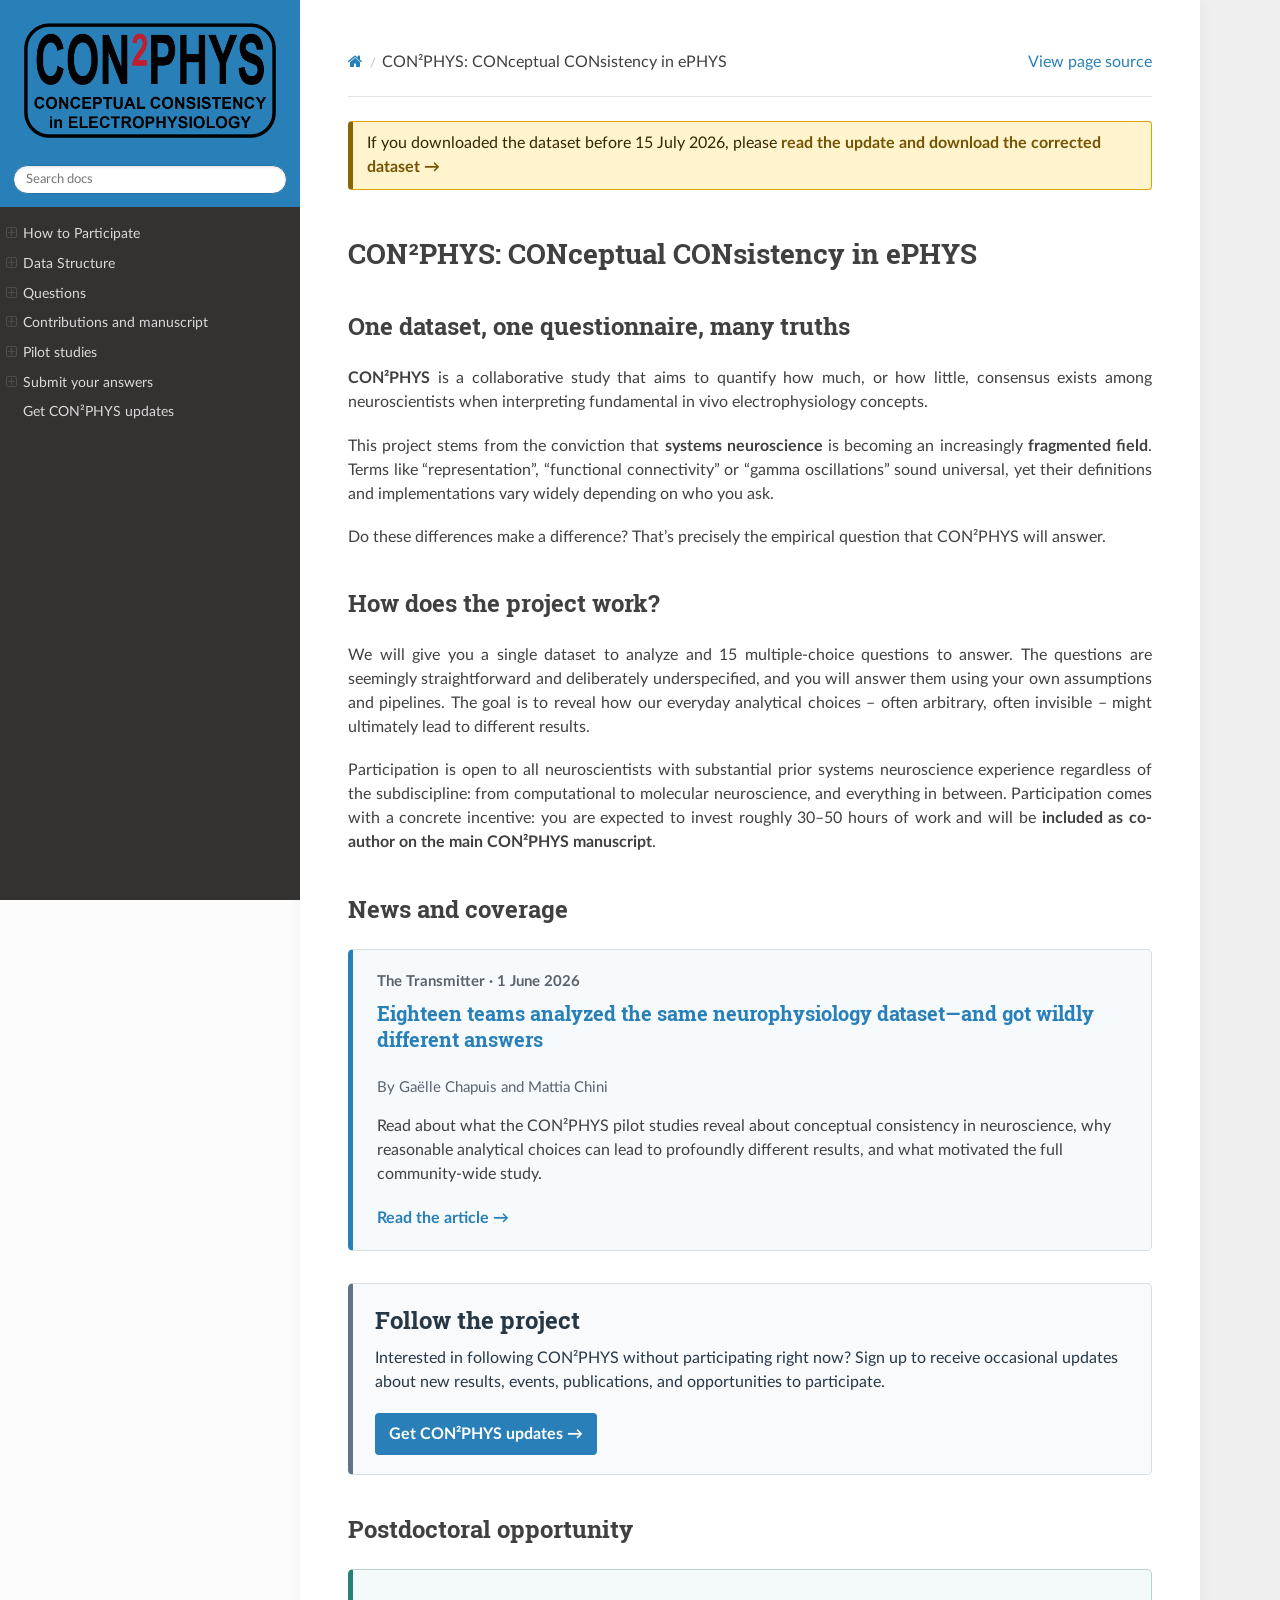
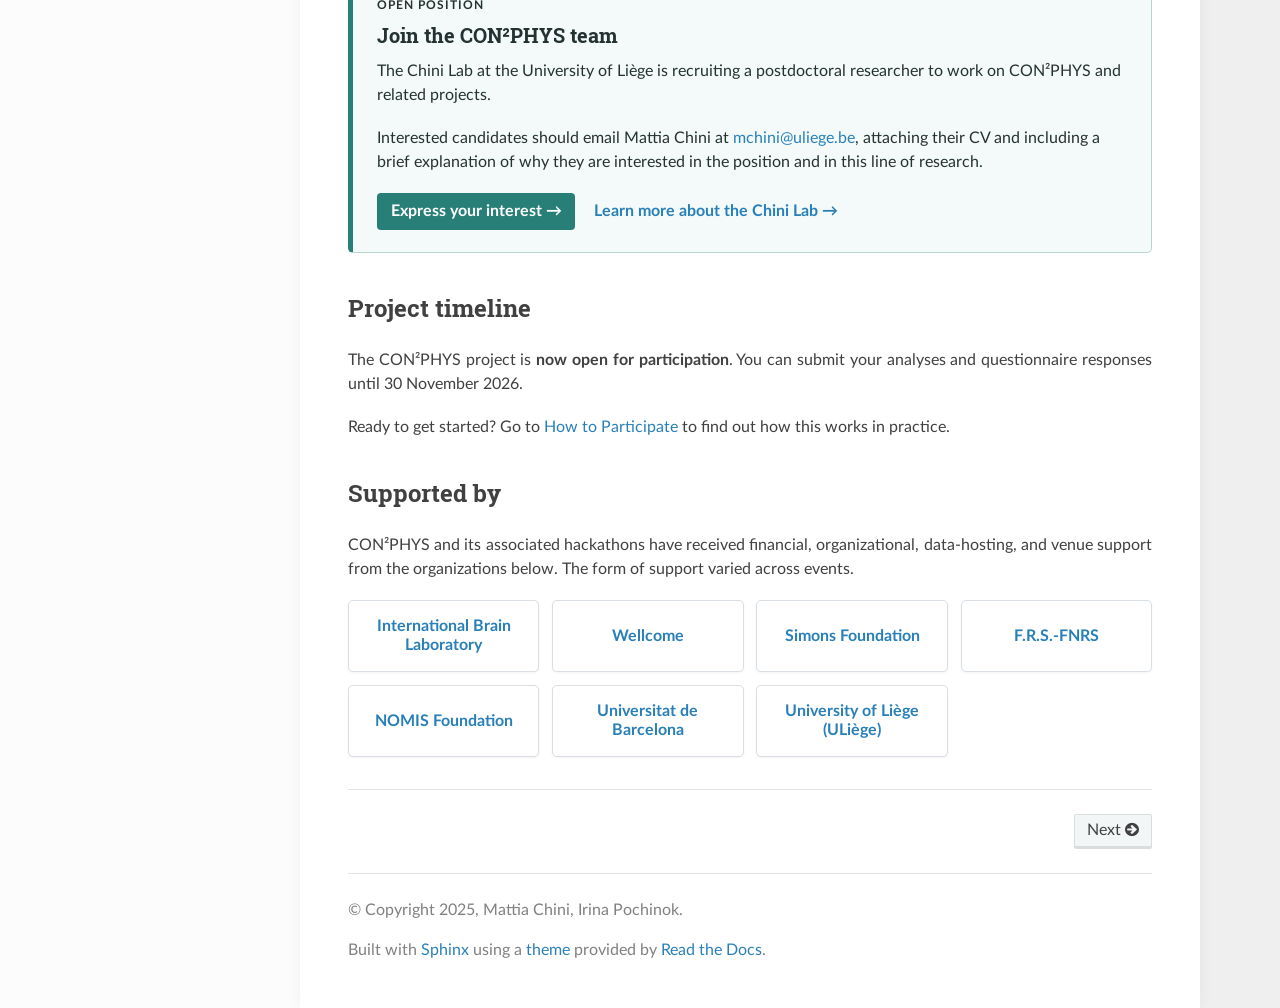
<file: index.html>
<!DOCTYPE html>
<html class="writer-html5" lang="en" data-content_root="./">
<head>
  <meta charset="utf-8" /><meta name="viewport" content="width=device-width, initial-scale=1" />

  <meta name="viewport" content="width=device-width, initial-scale=1.0" />
  <title>CON²PHYS: CONceptual CONsistency in ePHYS &mdash; CON2PHYS  documentation</title>
      <link rel="stylesheet" type="text/css" href="_static/pygments.css?v=b86133f3" />
      <link rel="stylesheet" type="text/css" href="_static/css/theme.css?v=9edc463e" />
      <link rel="stylesheet" type="text/css" href="_static/custom.css?v=a7a15117" />

  
    <link rel="canonical" href="https://mchini.github.io/con2phys/index.html" />
      <script src="_static/jquery.js?v=5d32c60e"></script>
      <script src="_static/_sphinx_javascript_frameworks_compat.js?v=2cd50e6c"></script>
      <script src="_static/documentation_options.js?v=5929fcd5"></script>
      <script src="_static/doctools.js?v=fd6eb6e6"></script>
      <script src="_static/sphinx_highlight.js?v=6ffebe34"></script>
    <script src="_static/js/theme.js"></script>
    <link rel="index" title="Index" href="genindex.html" />
    <link rel="search" title="Search" href="search.html" />
    <link rel="next" title="How to Participate" href="how_to_participate.html" />
 
<script async src="https://scripts.simpleanalyticscdn.com/latest.js"></script>
<noscript><img src="https://queue.simpleanalyticscdn.com/noscript.gif" alt="" referrerpolicy="no-referrer-when-downgrade" /></noscript>

</head>

<body class="wy-body-for-nav"> 
  <div class="wy-grid-for-nav">
    <nav data-toggle="wy-nav-shift" class="wy-nav-side">
      <div class="wy-side-scroll">
        <div class="wy-side-nav-search" >

          
          
          <a href="#">
            
              <img src="_static/license-plate-logo.png" class="logo" alt="Logo"/>
          </a>
<div role="search">
  <form id="rtd-search-form" class="wy-form" action="search.html" method="get">
    <input type="text" name="q" placeholder="Search docs" aria-label="Search docs" />
    <input type="hidden" name="check_keywords" value="yes" />
    <input type="hidden" name="area" value="default" />
  </form>
</div>
        </div><div class="wy-menu wy-menu-vertical" data-spy="affix" role="navigation" aria-label="Navigation menu">
              <ul>
<li class="toctree-l1"><a class="reference internal" href="how_to_participate.html">How to Participate</a><ul>
<li class="toctree-l2"><a class="reference internal" href="how_to_participate.html#step-1-download-the-data-and-the-questionnaire">Step 1: Download the data and the questionnaire</a></li>
<li class="toctree-l2"><a class="reference internal" href="how_to_participate.html#step-2-run-the-analysis">Step 2: Run the analysis</a></li>
<li class="toctree-l2"><a class="reference internal" href="how_to_participate.html#step-3-fill-out-the-questionnaire">Step 3: Fill out the questionnaire</a></li>
<li class="toctree-l2"><a class="reference internal" href="how_to_participate.html#step-4-submit-your-results">Step 4: Submit your results</a></li>
<li class="toctree-l2"><a class="reference internal" href="how_to_participate.html#important-details">Important details</a></li>
</ul>
</li>
<li class="toctree-l1"><a class="reference internal" href="data_structure.html">Data Structure</a><ul>
<li class="toctree-l2"><a class="reference internal" href="data_structure.html#trial-data">Trial Data</a></li>
<li class="toctree-l2"><a class="reference internal" href="data_structure.html#brain-area">Brain Area</a></li>
<li class="toctree-l2"><a class="reference internal" href="data_structure.html#spikes">Spikes</a></li>
<li class="toctree-l2"><a class="reference internal" href="data_structure.html#clusters">Clusters</a></li>
<li class="toctree-l2"><a class="reference internal" href="data_structure.html#waveforms">Waveforms</a></li>
<li class="toctree-l2"><a class="reference internal" href="data_structure.html#lfp">LFP</a></li>
</ul>
</li>
<li class="toctree-l1"><a class="reference internal" href="questions.html">Questions</a><ul>
<li class="toctree-l2"><a class="reference internal" href="questions.html#multiple-choice-answers">Multiple-choice answers</a></li>
<li class="toctree-l2"><a class="reference internal" href="questions.html#belief-metrics">Belief metrics</a></li>
<li class="toctree-l2"><a class="reference internal" href="questions.html#quantitative-estimates">Quantitative estimates</a></li>
<li class="toctree-l2"><a class="reference internal" href="questions.html#methods-and-code">Methods and code</a></li>
<li class="toctree-l2"><a class="reference internal" href="questions.html#example-questions">Example questions</a></li>
<li class="toctree-l2"><a class="reference internal" href="questions.html#time-commitment-and-expectations">Time commitment and expectations</a></li>
</ul>
</li>
<li class="toctree-l1"><a class="reference internal" href="contribution_and_manuscript.html">Contributions and manuscript</a><ul>
<li class="toctree-l2"><a class="reference internal" href="contribution_and_manuscript.html#contributions-and-authorship">Contributions and authorship</a></li>
<li class="toctree-l2"><a class="reference internal" href="contribution_and_manuscript.html#data-and-code-management">Data and code management</a></li>
</ul>
</li>
<li class="toctree-l1"><a class="reference internal" href="pilot_studies.html">Pilot studies</a><ul>
<li class="toctree-l2"><a class="reference internal" href="pilot_studies.html#pilot-study-1-bernstein-conference-2025-phd-symposium">Pilot study 1 – Bernstein Conference 2025 (PhD Symposium)</a></li>
<li class="toctree-l2"><a class="reference internal" href="pilot_studies.html#pilot-study-2-pre-cosyne-brainhack">Pilot study 2 – Pre-COSYNE Brainhack</a></li>
<li class="toctree-l2"><a class="reference internal" href="pilot_studies.html#pilot-study-3-pre-fens-brainhack">Pilot study 3 – Pre-FENS Brainhack</a></li>
<li class="toctree-l2"><a class="reference internal" href="pilot_studies.html#participating-in-both-a-pilot-study-and-the-full-con2phys-project">Participating in both a pilot study and the full CON²PHYS project?</a></li>
</ul>
</li>
<li class="toctree-l1"><a class="reference internal" href="submissions.html">Submit your answers</a><ul>
<li class="toctree-l2"><a class="reference internal" href="submissions.html#submission-form">Submission form</a></li>
</ul>
</li>
<li class="toctree-l1"><a class="reference internal" href="get_updates.html">Get CON²PHYS updates</a></li>
</ul>

        </div>
      </div>
    </nav>

    <section data-toggle="wy-nav-shift" class="wy-nav-content-wrap"><nav class="wy-nav-top" aria-label="Mobile navigation menu" >
          <i data-toggle="wy-nav-top" class="fa fa-bars"></i>
          <a href="#">CON2PHYS</a>
      </nav>

      <div class="wy-nav-content">
        <div class="rst-content">
          <div role="navigation" aria-label="Page navigation">
  <ul class="wy-breadcrumbs">
      <li><a href="#" class="icon icon-home" aria-label="Home"></a></li>
      <li class="breadcrumb-item active">CON²PHYS: CONceptual CONsistency in ePHYS</li>
      <li class="wy-breadcrumbs-aside">
            <a href="_sources/index.md.txt" rel="nofollow"> View page source</a>
      </li>
  </ul>
  <hr/>
</div>
          <div role="main" class="document" itemscope="itemscope" itemtype="http://schema.org/Article">
<div class="dataset-update-banner" role="status" aria-label="Dataset update">
  <div class="dataset-update-banner__content">
    If you downloaded the dataset before 15 July 2026, please
    <a href="how_to_participate.html#dataset-update-mouse-12"><strong>read the update and download the corrected dataset →</strong></a>
  </div>
</div>

           <div itemprop="articleBody">
             
  <section id="con2phys-conceptual-consistency-in-ephys">
<h1>CON²PHYS: CONceptual CONsistency in ePHYS<a class="headerlink" href="#con2phys-conceptual-consistency-in-ephys" title="Link to this heading"></a></h1>
<section id="one-dataset-one-questionnaire-many-truths">
<h2>One dataset, one questionnaire, many truths<a class="headerlink" href="#one-dataset-one-questionnaire-many-truths" title="Link to this heading"></a></h2>
<p><strong>CON²PHYS</strong> is a collaborative study that aims to quantify how much, or how little, consensus exists among neuroscientists when interpreting fundamental
in vivo electrophysiology concepts.</p>
<p>This project stems from the conviction that <strong>systems neuroscience</strong> is becoming an increasingly <strong>fragmented field</strong>.
Terms like “representation”, “functional connectivity” or “gamma oscillations” sound universal,
yet their definitions and implementations vary widely depending on who you ask.</p>
<p>Do these differences make a difference? That’s precisely the empirical question that CON²PHYS will answer.</p>
</section>
<section id="how-does-the-project-work">
<h2>How does the project work?<a class="headerlink" href="#how-does-the-project-work" title="Link to this heading"></a></h2>
<p>We will give you a single dataset to analyze and 15 multiple-choice questions to answer.
The questions are seemingly straightforward and deliberately underspecified, and you will answer them using your own assumptions and pipelines.
The goal is to reveal how our everyday analytical choices – often arbitrary, often invisible – might ultimately lead to different results.</p>
<p>Participation is open to all neuroscientists with substantial prior systems neuroscience experience regardless of the subdiscipline:
from computational to molecular neuroscience, and everything in between. Participation comes with a concrete incentive:
you are expected to invest roughly 30–50 hours of work and will be <strong>included as co-author on the main CON²PHYS manuscript</strong>.</p>
</section>
<section id="news-and-coverage">
<h2>News and coverage<a class="headerlink" href="#news-and-coverage" title="Link to this heading"></a></h2>
<article class="news-card">
  <p class="news-card__meta">The Transmitter · 1 June 2026</p>
  <h3 class="news-card__title">
    <a href="https://www.thetransmitter.org/reproducibility/eighteen-teams-analyzed-the-same-neurophysiology-dataset-and-got-wildly-different-answers/" target="_blank" rel="noopener noreferrer">
      Eighteen teams analyzed the same neurophysiology dataset—and got wildly different answers
    </a>
  </h3>
  <p class="news-card__authors">By Gaëlle Chapuis and Mattia Chini</p>
  <p>Read about what the CON²PHYS pilot studies reveal about conceptual consistency in neuroscience, why reasonable analytical choices can lead to profoundly different results, and what motivated the full community-wide study.</p>
  <p class="news-card__cta">
    <a href="https://www.thetransmitter.org/reproducibility/eighteen-teams-analyzed-the-same-neurophysiology-dataset-and-got-wildly-different-answers/" target="_blank" rel="noopener noreferrer">Read the article →</a>
  </p>
</article>
<section class="updates-callout" aria-labelledby="updates-callout-title">
  <h2 id="updates-callout-title">Follow the project</h2>
  <p>Interested in following CON²PHYS without participating right now? Sign up to receive occasional updates about new results, events, publications, and opportunities to participate.</p>
  <p class="updates-callout__action"><a class="updates-callout__link" href="get_updates.html">Get CON²PHYS updates →</a></p>
</section>
</section>
<section id="postdoctoral-opportunity">
<h2>Postdoctoral opportunity<a class="headerlink" href="#postdoctoral-opportunity" title="Link to this heading"></a></h2>
<section class="opportunity-card" aria-labelledby="postdoctoral-opportunity-title">
  <p class="opportunity-card__eyebrow">Open position</p>
  <h3 id="postdoctoral-opportunity-title">Join the CON²PHYS team</h3>
  <p>The Chini Lab at the University of Liège is recruiting a postdoctoral researcher to work on CON²PHYS and related projects.</p>
  <p>Interested candidates should email Mattia Chini at <a href="mailto:mchini@uliege.be">mchini@uliege.be</a>, attaching their CV and including a brief explanation of why they are interested in the position and in this line of research.</p>
  <div class="opportunity-card__actions">
    <a class="opportunity-card__primary-link" href="mailto:mchini@uliege.be?subject=Postdoctoral%20opportunity%20%E2%80%94%20CON2PHYS">Express your interest →</a>
    <a class="opportunity-card__secondary-link" href="https://www.chinilab.com/" target="_blank" rel="noopener noreferrer">Learn more about the Chini Lab →</a>
  </div>
</section>
</section>
<section id="project-timeline">
<h2>Project timeline<a class="headerlink" href="#project-timeline" title="Link to this heading"></a></h2>
<p>The CON²PHYS project is <strong>now open for participation</strong>.
You can submit your analyses and questionnaire responses until 30 November 2026.</p>
<p>Ready to get started? Go to <a class="reference internal" href="how_to_participate.html"><span class="std std-doc">How to Participate</span></a> to find out how this works in practice.</p>
</section>
<section id="supported-by">
<h2>Supported by<a class="headerlink" href="#supported-by" title="Link to this heading"></a></h2>
<p>CON²PHYS and its associated hackathons have received financial, organizational, data-hosting, and venue support from the organizations below. The form of support varied across events.</p>
<div class="supporter-grid" aria-label="Organizations supporting CON²PHYS and its associated hackathons">
  <a class="supporter-card" href="https://www.internationalbrainlab.com/" target="_blank" rel="noopener noreferrer">International Brain Laboratory</a>
  <a class="supporter-card" href="https://wellcome.org/" target="_blank" rel="noopener noreferrer">Wellcome</a>
  <a class="supporter-card" href="https://www.simonsfoundation.org/" target="_blank" rel="noopener noreferrer">Simons Foundation</a>
  <a class="supporter-card" href="https://www.frs-fnrs.be/en" target="_blank" rel="noopener noreferrer">F.R.S.-FNRS</a>
  <a class="supporter-card" href="https://nomisfoundation.ch/" target="_blank" rel="noopener noreferrer">NOMIS Foundation</a>
  <a class="supporter-card" href="https://web.ub.edu/en/web/ub/" target="_blank" rel="noopener noreferrer">Universitat de Barcelona</a>
  <a class="supporter-card" href="https://www.uliege.be/cms/c_8699297/en/university-of-liege" target="_blank" rel="noopener noreferrer">University of Liège (ULiège)</a>
</div>
<hr class="docutils" />
<div class="toctree-wrapper compound">
</div>
</section>
</section>


           </div>
          </div>

          <footer><div class="rst-footer-buttons" role="navigation" aria-label="Footer">
        <a href="how_to_participate.html" class="btn btn-neutral float-right" title="How to Participate" accesskey="n" rel="next">Next <span class="fa fa-arrow-circle-right" aria-hidden="true"></span></a>
    </div>

  <hr/>

  <div role="contentinfo">
    <p>&#169; Copyright 2025, Mattia Chini, Irina Pochinok.</p>
  </div>

  Built with <a href="https://www.sphinx-doc.org/">Sphinx</a> using a
    <a href="https://github.com/readthedocs/sphinx_rtd_theme">theme</a>
    provided by <a href="https://readthedocs.org">Read the Docs</a>.
   

</footer>
        </div>
      </div>
    </section>
  </div>
  <script>
      jQuery(function () {
          SphinxRtdTheme.Navigation.enable(true);
      });
  </script> 

</body>
</html>
</file>
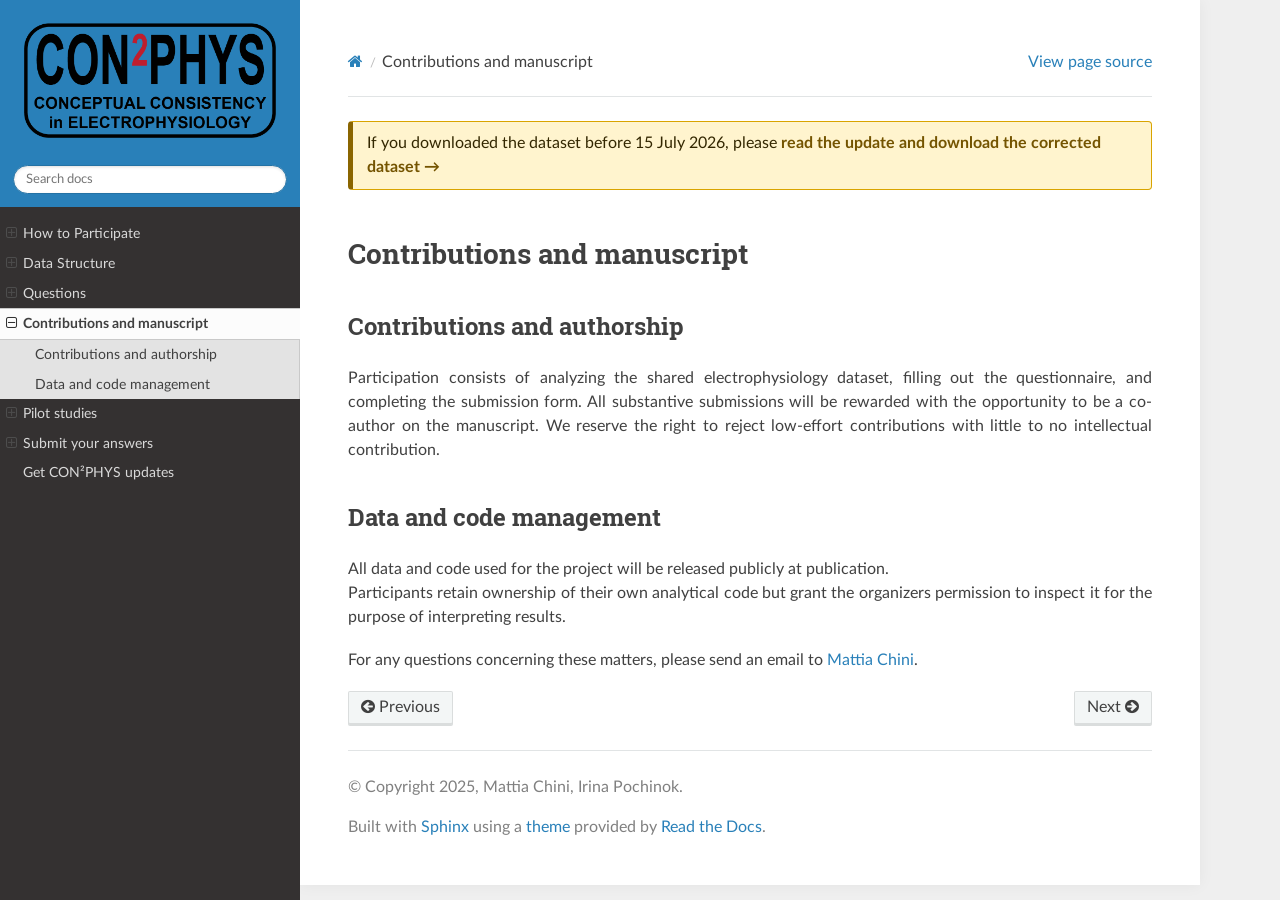
<file: contribution_and_manuscript.html>
<!DOCTYPE html>
<html class="writer-html5" lang="en" data-content_root="./">
<head>
  <meta charset="utf-8" /><meta name="viewport" content="width=device-width, initial-scale=1" />

  <meta name="viewport" content="width=device-width, initial-scale=1.0" />
  <title>Contributions and manuscript &mdash; CON2PHYS  documentation</title>
      <link rel="stylesheet" type="text/css" href="_static/pygments.css?v=b86133f3" />
      <link rel="stylesheet" type="text/css" href="_static/css/theme.css?v=9edc463e" />
      <link rel="stylesheet" type="text/css" href="_static/custom.css?v=a7a15117" />

  
    <link rel="canonical" href="https://mchini.github.io/con2phys/contribution_and_manuscript.html" />
      <script src="_static/jquery.js?v=5d32c60e"></script>
      <script src="_static/_sphinx_javascript_frameworks_compat.js?v=2cd50e6c"></script>
      <script src="_static/documentation_options.js?v=5929fcd5"></script>
      <script src="_static/doctools.js?v=fd6eb6e6"></script>
      <script src="_static/sphinx_highlight.js?v=6ffebe34"></script>
    <script src="_static/js/theme.js"></script>
    <link rel="index" title="Index" href="genindex.html" />
    <link rel="search" title="Search" href="search.html" />
    <link rel="next" title="Pilot studies" href="pilot_studies.html" />
    <link rel="prev" title="Questions" href="questions.html" />
 
<script async src="https://scripts.simpleanalyticscdn.com/latest.js"></script>
<noscript><img src="https://queue.simpleanalyticscdn.com/noscript.gif" alt="" referrerpolicy="no-referrer-when-downgrade" /></noscript>

</head>

<body class="wy-body-for-nav"> 
  <div class="wy-grid-for-nav">
    <nav data-toggle="wy-nav-shift" class="wy-nav-side">
      <div class="wy-side-scroll">
        <div class="wy-side-nav-search" >

          
          
          <a href="index.html">
            
              <img src="_static/license-plate-logo.png" class="logo" alt="Logo"/>
          </a>
<div role="search">
  <form id="rtd-search-form" class="wy-form" action="search.html" method="get">
    <input type="text" name="q" placeholder="Search docs" aria-label="Search docs" />
    <input type="hidden" name="check_keywords" value="yes" />
    <input type="hidden" name="area" value="default" />
  </form>
</div>
        </div><div class="wy-menu wy-menu-vertical" data-spy="affix" role="navigation" aria-label="Navigation menu">
              <ul class="current">
<li class="toctree-l1"><a class="reference internal" href="how_to_participate.html">How to Participate</a><ul>
<li class="toctree-l2"><a class="reference internal" href="how_to_participate.html#step-1-download-the-data-and-the-questionnaire">Step 1: Download the data and the questionnaire</a></li>
<li class="toctree-l2"><a class="reference internal" href="how_to_participate.html#step-2-run-the-analysis">Step 2: Run the analysis</a></li>
<li class="toctree-l2"><a class="reference internal" href="how_to_participate.html#step-3-fill-out-the-questionnaire">Step 3: Fill out the questionnaire</a></li>
<li class="toctree-l2"><a class="reference internal" href="how_to_participate.html#step-4-submit-your-results">Step 4: Submit your results</a></li>
<li class="toctree-l2"><a class="reference internal" href="how_to_participate.html#important-details">Important details</a></li>
</ul>
</li>
<li class="toctree-l1"><a class="reference internal" href="data_structure.html">Data Structure</a><ul>
<li class="toctree-l2"><a class="reference internal" href="data_structure.html#trial-data">Trial Data</a></li>
<li class="toctree-l2"><a class="reference internal" href="data_structure.html#brain-area">Brain Area</a></li>
<li class="toctree-l2"><a class="reference internal" href="data_structure.html#spikes">Spikes</a></li>
<li class="toctree-l2"><a class="reference internal" href="data_structure.html#clusters">Clusters</a></li>
<li class="toctree-l2"><a class="reference internal" href="data_structure.html#waveforms">Waveforms</a></li>
<li class="toctree-l2"><a class="reference internal" href="data_structure.html#lfp">LFP</a></li>
</ul>
</li>
<li class="toctree-l1"><a class="reference internal" href="questions.html">Questions</a><ul>
<li class="toctree-l2"><a class="reference internal" href="questions.html#multiple-choice-answers">Multiple-choice answers</a></li>
<li class="toctree-l2"><a class="reference internal" href="questions.html#belief-metrics">Belief metrics</a></li>
<li class="toctree-l2"><a class="reference internal" href="questions.html#quantitative-estimates">Quantitative estimates</a></li>
<li class="toctree-l2"><a class="reference internal" href="questions.html#methods-and-code">Methods and code</a></li>
<li class="toctree-l2"><a class="reference internal" href="questions.html#example-questions">Example questions</a></li>
<li class="toctree-l2"><a class="reference internal" href="questions.html#time-commitment-and-expectations">Time commitment and expectations</a></li>
</ul>
</li>
<li class="toctree-l1 current"><a class="current reference internal" href="#">Contributions and manuscript</a><ul>
<li class="toctree-l2"><a class="reference internal" href="#contributions-and-authorship">Contributions and authorship</a></li>
<li class="toctree-l2"><a class="reference internal" href="#data-and-code-management">Data and code management</a></li>
</ul>
</li>
<li class="toctree-l1"><a class="reference internal" href="pilot_studies.html">Pilot studies</a><ul>
<li class="toctree-l2"><a class="reference internal" href="pilot_studies.html#pilot-study-1-bernstein-conference-2025-phd-symposium">Pilot study 1 – Bernstein Conference 2025 (PhD Symposium)</a></li>
<li class="toctree-l2"><a class="reference internal" href="pilot_studies.html#pilot-study-2-pre-cosyne-brainhack">Pilot study 2 – Pre-COSYNE Brainhack</a></li>
<li class="toctree-l2"><a class="reference internal" href="pilot_studies.html#pilot-study-3-pre-fens-brainhack">Pilot study 3 – Pre-FENS Brainhack</a></li>
<li class="toctree-l2"><a class="reference internal" href="pilot_studies.html#participating-in-both-a-pilot-study-and-the-full-con2phys-project">Participating in both a pilot study and the full CON²PHYS project?</a></li>
</ul>
</li>
<li class="toctree-l1"><a class="reference internal" href="submissions.html">Submit your answers</a><ul>
<li class="toctree-l2"><a class="reference internal" href="submissions.html#submission-form">Submission form</a></li>
</ul>
</li>
<li class="toctree-l1"><a class="reference internal" href="get_updates.html">Get CON²PHYS updates</a></li>
</ul>

        </div>
      </div>
    </nav>

    <section data-toggle="wy-nav-shift" class="wy-nav-content-wrap"><nav class="wy-nav-top" aria-label="Mobile navigation menu" >
          <i data-toggle="wy-nav-top" class="fa fa-bars"></i>
          <a href="index.html">CON2PHYS</a>
      </nav>

      <div class="wy-nav-content">
        <div class="rst-content">
          <div role="navigation" aria-label="Page navigation">
  <ul class="wy-breadcrumbs">
      <li><a href="index.html" class="icon icon-home" aria-label="Home"></a></li>
      <li class="breadcrumb-item active">Contributions and manuscript</li>
      <li class="wy-breadcrumbs-aside">
            <a href="_sources/contribution_and_manuscript.md.txt" rel="nofollow"> View page source</a>
      </li>
  </ul>
  <hr/>
</div>
          <div role="main" class="document" itemscope="itemscope" itemtype="http://schema.org/Article">
<div class="dataset-update-banner" role="status" aria-label="Dataset update">
  <div class="dataset-update-banner__content">
    If you downloaded the dataset before 15 July 2026, please
    <a href="how_to_participate.html#dataset-update-mouse-12"><strong>read the update and download the corrected dataset →</strong></a>
  </div>
</div>

           <div itemprop="articleBody">
             
  <section id="contributions-and-manuscript">
<h1>Contributions and manuscript<a class="headerlink" href="#contributions-and-manuscript" title="Link to this heading"></a></h1>
<section id="contributions-and-authorship">
<h2>Contributions and authorship<a class="headerlink" href="#contributions-and-authorship" title="Link to this heading"></a></h2>
<p>Participation consists of analyzing the shared electrophysiology dataset, filling out the questionnaire, and completing the submission form.
All substantive submissions will be rewarded with the opportunity to be a co-author on the manuscript.
We reserve the right to reject low-effort contributions with little to no intellectual contribution.</p>
</section>
<section id="data-and-code-management">
<h2>Data and code management<a class="headerlink" href="#data-and-code-management" title="Link to this heading"></a></h2>
<p>All data and code used for the project will be released publicly at publication.<br />
Participants retain ownership of their own analytical code but grant the organizers permission to inspect it for the purpose of interpreting results.</p>
<p>For any questions concerning these matters, please send an email to <a class="reference external" href="mailto:mchini&#37;&#52;&#48;uliege&#46;be">Mattia Chini</a>.</p>
</section>
</section>


           </div>
          </div>

          <footer><div class="rst-footer-buttons" role="navigation" aria-label="Footer">
        <a href="questions.html" class="btn btn-neutral float-left" title="Questions" accesskey="p" rel="prev"><span class="fa fa-arrow-circle-left" aria-hidden="true"></span> Previous</a>
        <a href="pilot_studies.html" class="btn btn-neutral float-right" title="Pilot studies" accesskey="n" rel="next">Next <span class="fa fa-arrow-circle-right" aria-hidden="true"></span></a>
    </div>

  <hr/>

  <div role="contentinfo">
    <p>&#169; Copyright 2025, Mattia Chini, Irina Pochinok.</p>
  </div>

  Built with <a href="https://www.sphinx-doc.org/">Sphinx</a> using a
    <a href="https://github.com/readthedocs/sphinx_rtd_theme">theme</a>
    provided by <a href="https://readthedocs.org">Read the Docs</a>.
   

</footer>
        </div>
      </div>
    </section>
  </div>
  <script>
      jQuery(function () {
          SphinxRtdTheme.Navigation.enable(true);
      });
  </script> 

</body>
</html>
</file>
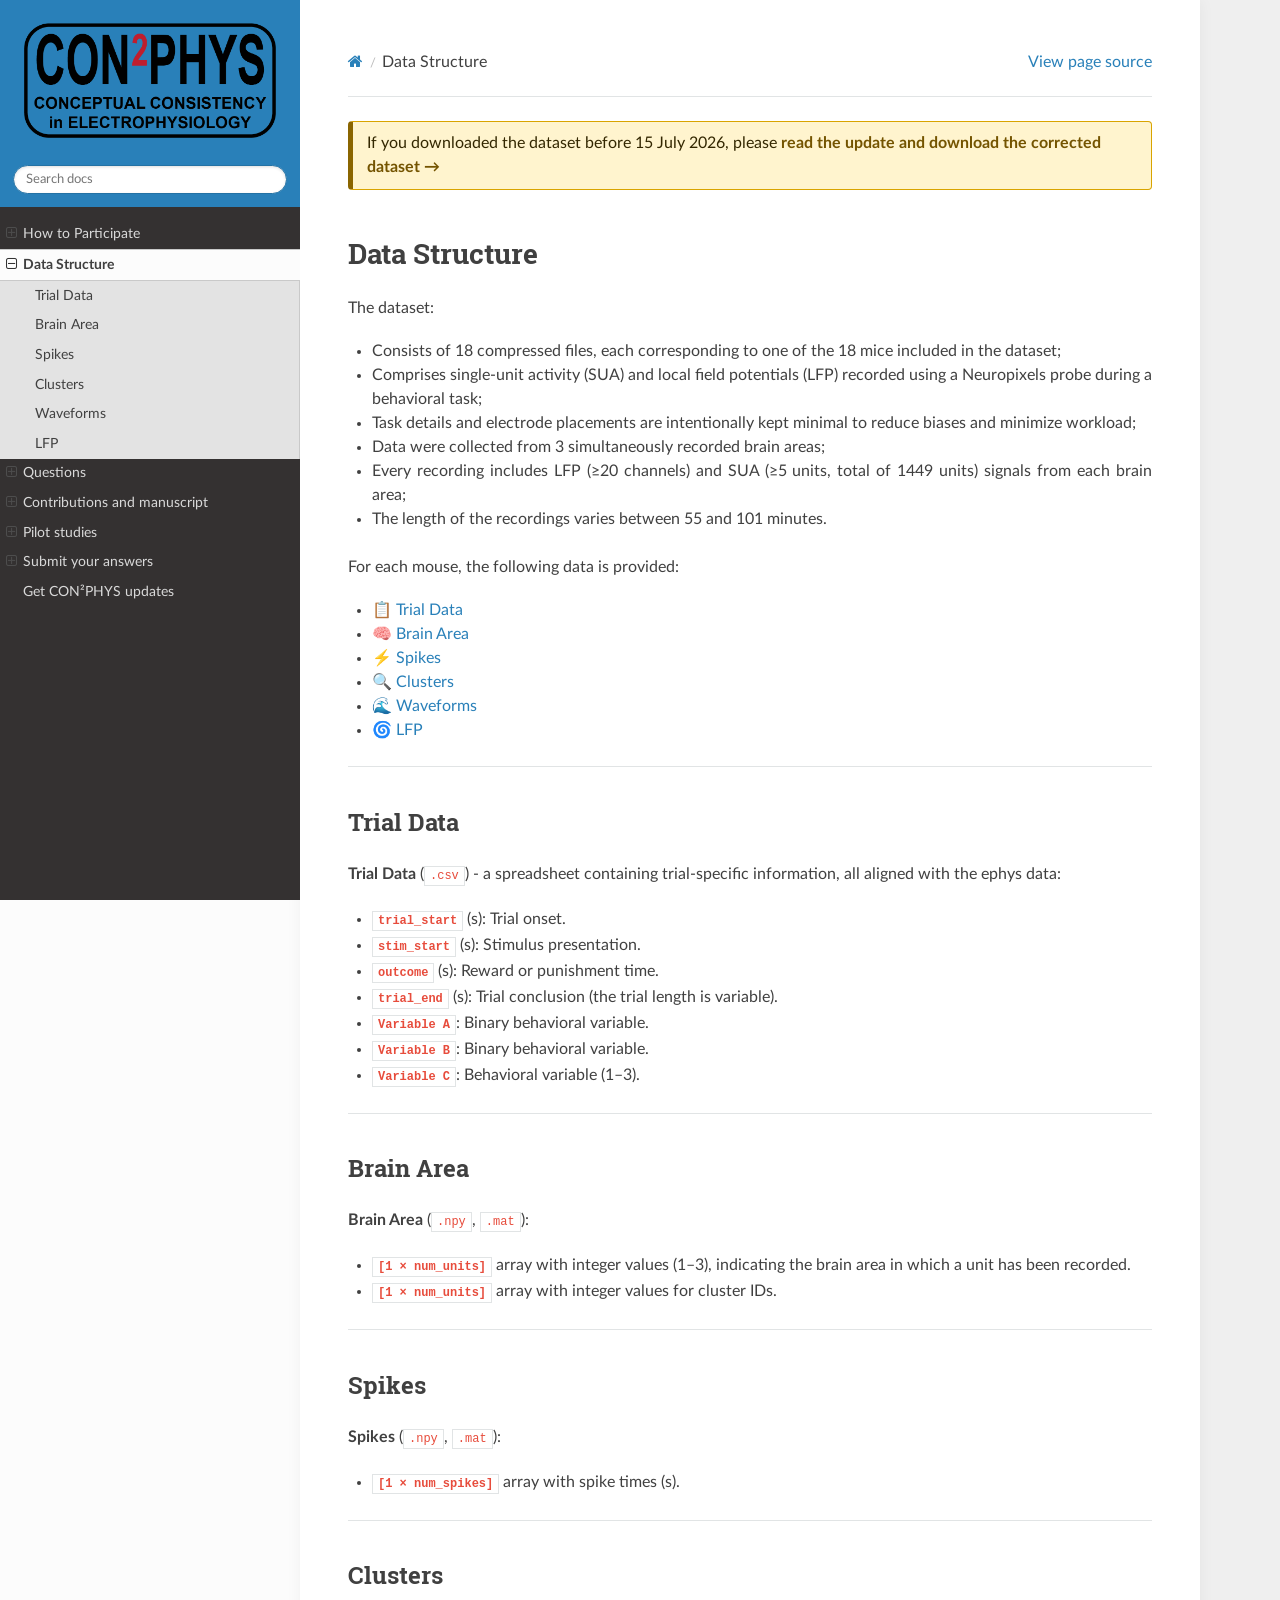
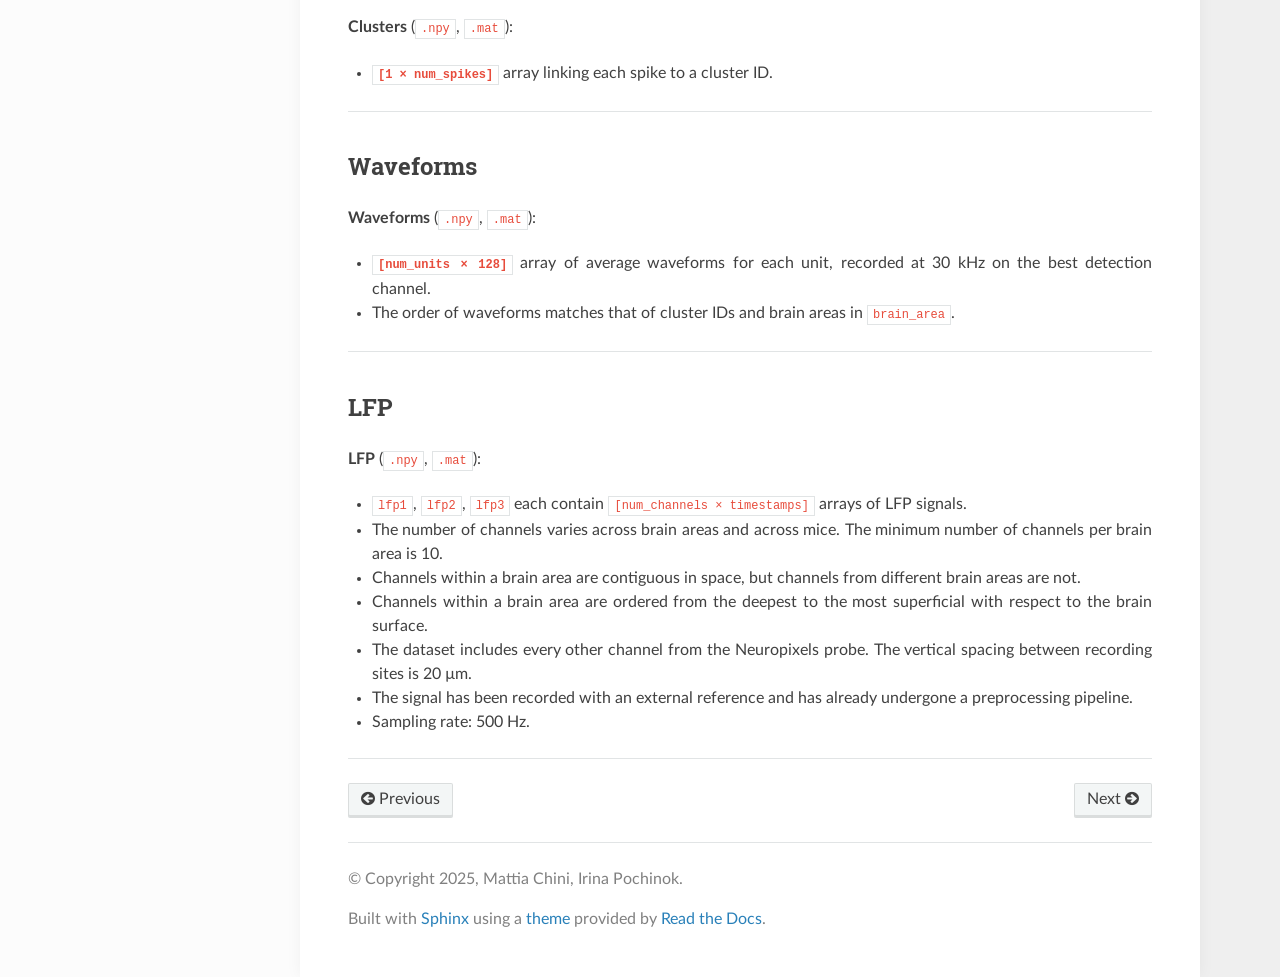
<file: data_structure.html>
<!DOCTYPE html>
<html class="writer-html5" lang="en" data-content_root="./">
<head>
  <meta charset="utf-8" /><meta name="viewport" content="width=device-width, initial-scale=1" />

  <meta name="viewport" content="width=device-width, initial-scale=1.0" />
  <title>Data Structure &mdash; CON2PHYS  documentation</title>
      <link rel="stylesheet" type="text/css" href="_static/pygments.css?v=b86133f3" />
      <link rel="stylesheet" type="text/css" href="_static/css/theme.css?v=9edc463e" />
      <link rel="stylesheet" type="text/css" href="_static/custom.css?v=a7a15117" />

  
    <link rel="canonical" href="https://mchini.github.io/con2phys/data_structure.html" />
      <script src="_static/jquery.js?v=5d32c60e"></script>
      <script src="_static/_sphinx_javascript_frameworks_compat.js?v=2cd50e6c"></script>
      <script src="_static/documentation_options.js?v=5929fcd5"></script>
      <script src="_static/doctools.js?v=fd6eb6e6"></script>
      <script src="_static/sphinx_highlight.js?v=6ffebe34"></script>
    <script src="_static/js/theme.js"></script>
    <link rel="index" title="Index" href="genindex.html" />
    <link rel="search" title="Search" href="search.html" />
    <link rel="next" title="Questions" href="questions.html" />
    <link rel="prev" title="How to Participate" href="how_to_participate.html" />
 
<script async src="https://scripts.simpleanalyticscdn.com/latest.js"></script>
<noscript><img src="https://queue.simpleanalyticscdn.com/noscript.gif" alt="" referrerpolicy="no-referrer-when-downgrade" /></noscript>

</head>

<body class="wy-body-for-nav"> 
  <div class="wy-grid-for-nav">
    <nav data-toggle="wy-nav-shift" class="wy-nav-side">
      <div class="wy-side-scroll">
        <div class="wy-side-nav-search" >

          
          
          <a href="index.html">
            
              <img src="_static/license-plate-logo.png" class="logo" alt="Logo"/>
          </a>
<div role="search">
  <form id="rtd-search-form" class="wy-form" action="search.html" method="get">
    <input type="text" name="q" placeholder="Search docs" aria-label="Search docs" />
    <input type="hidden" name="check_keywords" value="yes" />
    <input type="hidden" name="area" value="default" />
  </form>
</div>
        </div><div class="wy-menu wy-menu-vertical" data-spy="affix" role="navigation" aria-label="Navigation menu">
              <ul class="current">
<li class="toctree-l1"><a class="reference internal" href="how_to_participate.html">How to Participate</a><ul>
<li class="toctree-l2"><a class="reference internal" href="how_to_participate.html#step-1-download-the-data-and-the-questionnaire">Step 1: Download the data and the questionnaire</a></li>
<li class="toctree-l2"><a class="reference internal" href="how_to_participate.html#step-2-run-the-analysis">Step 2: Run the analysis</a></li>
<li class="toctree-l2"><a class="reference internal" href="how_to_participate.html#step-3-fill-out-the-questionnaire">Step 3: Fill out the questionnaire</a></li>
<li class="toctree-l2"><a class="reference internal" href="how_to_participate.html#step-4-submit-your-results">Step 4: Submit your results</a></li>
<li class="toctree-l2"><a class="reference internal" href="how_to_participate.html#important-details">Important details</a></li>
</ul>
</li>
<li class="toctree-l1 current"><a class="current reference internal" href="#">Data Structure</a><ul>
<li class="toctree-l2"><a class="reference internal" href="#trial-data">Trial Data</a></li>
<li class="toctree-l2"><a class="reference internal" href="#brain-area">Brain Area</a></li>
<li class="toctree-l2"><a class="reference internal" href="#spikes">Spikes</a></li>
<li class="toctree-l2"><a class="reference internal" href="#clusters">Clusters</a></li>
<li class="toctree-l2"><a class="reference internal" href="#waveforms">Waveforms</a></li>
<li class="toctree-l2"><a class="reference internal" href="#lfp">LFP</a></li>
</ul>
</li>
<li class="toctree-l1"><a class="reference internal" href="questions.html">Questions</a><ul>
<li class="toctree-l2"><a class="reference internal" href="questions.html#multiple-choice-answers">Multiple-choice answers</a></li>
<li class="toctree-l2"><a class="reference internal" href="questions.html#belief-metrics">Belief metrics</a></li>
<li class="toctree-l2"><a class="reference internal" href="questions.html#quantitative-estimates">Quantitative estimates</a></li>
<li class="toctree-l2"><a class="reference internal" href="questions.html#methods-and-code">Methods and code</a></li>
<li class="toctree-l2"><a class="reference internal" href="questions.html#example-questions">Example questions</a></li>
<li class="toctree-l2"><a class="reference internal" href="questions.html#time-commitment-and-expectations">Time commitment and expectations</a></li>
</ul>
</li>
<li class="toctree-l1"><a class="reference internal" href="contribution_and_manuscript.html">Contributions and manuscript</a><ul>
<li class="toctree-l2"><a class="reference internal" href="contribution_and_manuscript.html#contributions-and-authorship">Contributions and authorship</a></li>
<li class="toctree-l2"><a class="reference internal" href="contribution_and_manuscript.html#data-and-code-management">Data and code management</a></li>
</ul>
</li>
<li class="toctree-l1"><a class="reference internal" href="pilot_studies.html">Pilot studies</a><ul>
<li class="toctree-l2"><a class="reference internal" href="pilot_studies.html#pilot-study-1-bernstein-conference-2025-phd-symposium">Pilot study 1 – Bernstein Conference 2025 (PhD Symposium)</a></li>
<li class="toctree-l2"><a class="reference internal" href="pilot_studies.html#pilot-study-2-pre-cosyne-brainhack">Pilot study 2 – Pre-COSYNE Brainhack</a></li>
<li class="toctree-l2"><a class="reference internal" href="pilot_studies.html#pilot-study-3-pre-fens-brainhack">Pilot study 3 – Pre-FENS Brainhack</a></li>
<li class="toctree-l2"><a class="reference internal" href="pilot_studies.html#participating-in-both-a-pilot-study-and-the-full-con2phys-project">Participating in both a pilot study and the full CON²PHYS project?</a></li>
</ul>
</li>
<li class="toctree-l1"><a class="reference internal" href="submissions.html">Submit your answers</a><ul>
<li class="toctree-l2"><a class="reference internal" href="submissions.html#submission-form">Submission form</a></li>
</ul>
</li>
<li class="toctree-l1"><a class="reference internal" href="get_updates.html">Get CON²PHYS updates</a></li>
</ul>

        </div>
      </div>
    </nav>

    <section data-toggle="wy-nav-shift" class="wy-nav-content-wrap"><nav class="wy-nav-top" aria-label="Mobile navigation menu" >
          <i data-toggle="wy-nav-top" class="fa fa-bars"></i>
          <a href="index.html">CON2PHYS</a>
      </nav>

      <div class="wy-nav-content">
        <div class="rst-content">
          <div role="navigation" aria-label="Page navigation">
  <ul class="wy-breadcrumbs">
      <li><a href="index.html" class="icon icon-home" aria-label="Home"></a></li>
      <li class="breadcrumb-item active">Data Structure</li>
      <li class="wy-breadcrumbs-aside">
            <a href="_sources/data_structure.md.txt" rel="nofollow"> View page source</a>
      </li>
  </ul>
  <hr/>
</div>
          <div role="main" class="document" itemscope="itemscope" itemtype="http://schema.org/Article">
<div class="dataset-update-banner" role="status" aria-label="Dataset update">
  <div class="dataset-update-banner__content">
    If you downloaded the dataset before 15 July 2026, please
    <a href="how_to_participate.html#dataset-update-mouse-12"><strong>read the update and download the corrected dataset →</strong></a>
  </div>
</div>

           <div itemprop="articleBody">
             
  <section id="data-structure">
<h1>Data Structure<a class="headerlink" href="#data-structure" title="Link to this heading"></a></h1>
<!-- DANDI link temporarily disabled: https://sandbox.dandiarchive.org/dandiset/218201/draft -->
<p>The dataset:</p>
<ul class="simple">
<li><p>Consists of 18 compressed files, each corresponding to one of the 18 mice included in the dataset;</p></li>
<li><p>Comprises single-unit activity (SUA) and local field potentials (LFP) recorded using a Neuropixels probe during a behavioral task;</p></li>
<li><p>Task details and electrode placements are intentionally kept minimal to reduce biases and minimize workload;</p></li>
<li><p>Data were collected from 3 simultaneously recorded brain areas;</p></li>
<li><p>Every recording includes LFP (≥20 channels) and SUA (≥5 units, total of 1449 units) signals from each brain area;</p></li>
<li><p>The length of the recordings varies between 55 and 101 minutes.</p></li>
</ul>
<p>For each mouse, the following data is provided:</p>
<ul class="simple">
<li><p>📋 <a class="reference internal" href="#trial-data">Trial Data</a></p></li>
<li><p>🧠 <a class="reference internal" href="#brain-area">Brain Area</a></p></li>
<li><p>⚡ <a class="reference internal" href="#spikes">Spikes</a></p></li>
<li><p>🔍 <a class="reference internal" href="#clusters">Clusters</a></p></li>
<li><p>🌊 <a class="reference internal" href="#waveforms">Waveforms</a></p></li>
<li><p>🌀 <a class="reference internal" href="#lfp">LFP</a></p></li>
</ul>
<hr class="docutils" />
<section id="trial-data">
<span id="id1"></span><h2>Trial Data<a class="headerlink" href="#trial-data" title="Link to this heading"></a></h2>
<p><strong>Trial Data</strong> (<code class="docutils literal notranslate"><span class="pre">.csv</span></code>) - a spreadsheet containing trial-specific information, all aligned with the ephys data:</p>
<ul class="simple">
<li><p><strong><code class="docutils literal notranslate"><span class="pre">trial_start</span></code></strong> (s): Trial onset.</p></li>
<li><p><strong><code class="docutils literal notranslate"><span class="pre">stim_start</span></code></strong> (s): Stimulus presentation.</p></li>
<li><p><strong><code class="docutils literal notranslate"><span class="pre">outcome</span></code></strong> (s): Reward or punishment time.</p></li>
<li><p><strong><code class="docutils literal notranslate"><span class="pre">trial_end</span></code></strong> (s): Trial conclusion (the trial length is variable).</p></li>
<li><p><strong><code class="docutils literal notranslate"><span class="pre">Variable</span> <span class="pre">A</span></code></strong>: Binary behavioral variable.</p></li>
<li><p><strong><code class="docutils literal notranslate"><span class="pre">Variable</span> <span class="pre">B</span></code></strong>: Binary behavioral variable.</p></li>
<li><p><strong><code class="docutils literal notranslate"><span class="pre">Variable</span> <span class="pre">C</span></code></strong>: Behavioral variable (1–3).</p></li>
</ul>
<hr class="docutils" />
</section>
<section id="brain-area">
<span id="id2"></span><h2>Brain Area<a class="headerlink" href="#brain-area" title="Link to this heading"></a></h2>
<p><strong>Brain Area</strong> (<code class="docutils literal notranslate"><span class="pre">.npy</span></code>, <code class="docutils literal notranslate"><span class="pre">.mat</span></code>):</p>
<ul class="simple">
<li><p><strong><code class="docutils literal notranslate"><span class="pre">[1</span> <span class="pre">×</span> <span class="pre">num_units]</span></code></strong> array with integer values (1–3), indicating the brain area in which a unit has been recorded.</p></li>
<li><p><strong><code class="docutils literal notranslate"><span class="pre">[1</span> <span class="pre">×</span> <span class="pre">num_units]</span></code></strong> array with integer values for cluster IDs.</p></li>
</ul>
<hr class="docutils" />
</section>
<section id="spikes">
<span id="id3"></span><h2>Spikes<a class="headerlink" href="#spikes" title="Link to this heading"></a></h2>
<p><strong>Spikes</strong> (<code class="docutils literal notranslate"><span class="pre">.npy</span></code>, <code class="docutils literal notranslate"><span class="pre">.mat</span></code>):</p>
<ul class="simple">
<li><p><strong><code class="docutils literal notranslate"><span class="pre">[1</span> <span class="pre">×</span> <span class="pre">num_spikes]</span></code></strong> array with spike times (s).</p></li>
</ul>
<hr class="docutils" />
</section>
<section id="clusters">
<span id="id4"></span><h2>Clusters<a class="headerlink" href="#clusters" title="Link to this heading"></a></h2>
<p><strong>Clusters</strong> (<code class="docutils literal notranslate"><span class="pre">.npy</span></code>, <code class="docutils literal notranslate"><span class="pre">.mat</span></code>):</p>
<ul class="simple">
<li><p><strong><code class="docutils literal notranslate"><span class="pre">[1</span> <span class="pre">×</span> <span class="pre">num_spikes]</span></code></strong> array linking each spike to a cluster ID.</p></li>
</ul>
<hr class="docutils" />
</section>
<section id="waveforms">
<span id="id5"></span><h2>Waveforms<a class="headerlink" href="#waveforms" title="Link to this heading"></a></h2>
<p><strong>Waveforms</strong> (<code class="docutils literal notranslate"><span class="pre">.npy</span></code>, <code class="docutils literal notranslate"><span class="pre">.mat</span></code>):</p>
<ul class="simple">
<li><p><strong><code class="docutils literal notranslate"><span class="pre">[num_units</span> <span class="pre">×</span> <span class="pre">128]</span></code></strong> array of average waveforms for each unit, recorded at 30 kHz on the best detection channel.</p></li>
<li><p>The order of waveforms matches that of cluster IDs and brain areas in <code class="docutils literal notranslate"><span class="pre">brain_area</span></code>.</p></li>
</ul>
<hr class="docutils" />
</section>
<section id="lfp">
<span id="id6"></span><h2>LFP<a class="headerlink" href="#lfp" title="Link to this heading"></a></h2>
<p><strong>LFP</strong> (<code class="docutils literal notranslate"><span class="pre">.npy</span></code>, <code class="docutils literal notranslate"><span class="pre">.mat</span></code>):</p>
<ul class="simple">
<li><p><code class="docutils literal notranslate"><span class="pre">lfp1</span></code>, <code class="docutils literal notranslate"><span class="pre">lfp2</span></code>, <code class="docutils literal notranslate"><span class="pre">lfp3</span></code> each contain <code class="docutils literal notranslate"><span class="pre">[num_channels</span> <span class="pre">×</span> <span class="pre">timestamps]</span></code> arrays of LFP signals.</p></li>
<li><p>The number of channels varies across brain areas and across mice. The minimum number of channels per brain area is 10.</p></li>
<li><p>Channels within a brain area are contiguous in space, but channels from different brain areas are not.</p></li>
<li><p>Channels within a brain area are ordered from the deepest to the most superficial with respect to the brain surface.</p></li>
<li><p>The dataset includes every other channel from the Neuropixels probe. The vertical spacing between recording sites is 20 µm.</p></li>
<li><p>The signal has been recorded with an external reference and has already undergone a preprocessing pipeline.</p></li>
<li><p>Sampling rate: 500 Hz.</p></li>
</ul>
<hr class="docutils" />
</section>
</section>


           </div>
          </div>

          <footer><div class="rst-footer-buttons" role="navigation" aria-label="Footer">
        <a href="how_to_participate.html" class="btn btn-neutral float-left" title="How to Participate" accesskey="p" rel="prev"><span class="fa fa-arrow-circle-left" aria-hidden="true"></span> Previous</a>
        <a href="questions.html" class="btn btn-neutral float-right" title="Questions" accesskey="n" rel="next">Next <span class="fa fa-arrow-circle-right" aria-hidden="true"></span></a>
    </div>

  <hr/>

  <div role="contentinfo">
    <p>&#169; Copyright 2025, Mattia Chini, Irina Pochinok.</p>
  </div>

  Built with <a href="https://www.sphinx-doc.org/">Sphinx</a> using a
    <a href="https://github.com/readthedocs/sphinx_rtd_theme">theme</a>
    provided by <a href="https://readthedocs.org">Read the Docs</a>.
   

</footer>
        </div>
      </div>
    </section>
  </div>
  <script>
      jQuery(function () {
          SphinxRtdTheme.Navigation.enable(true);
      });
  </script> 

</body>
</html>
</file>
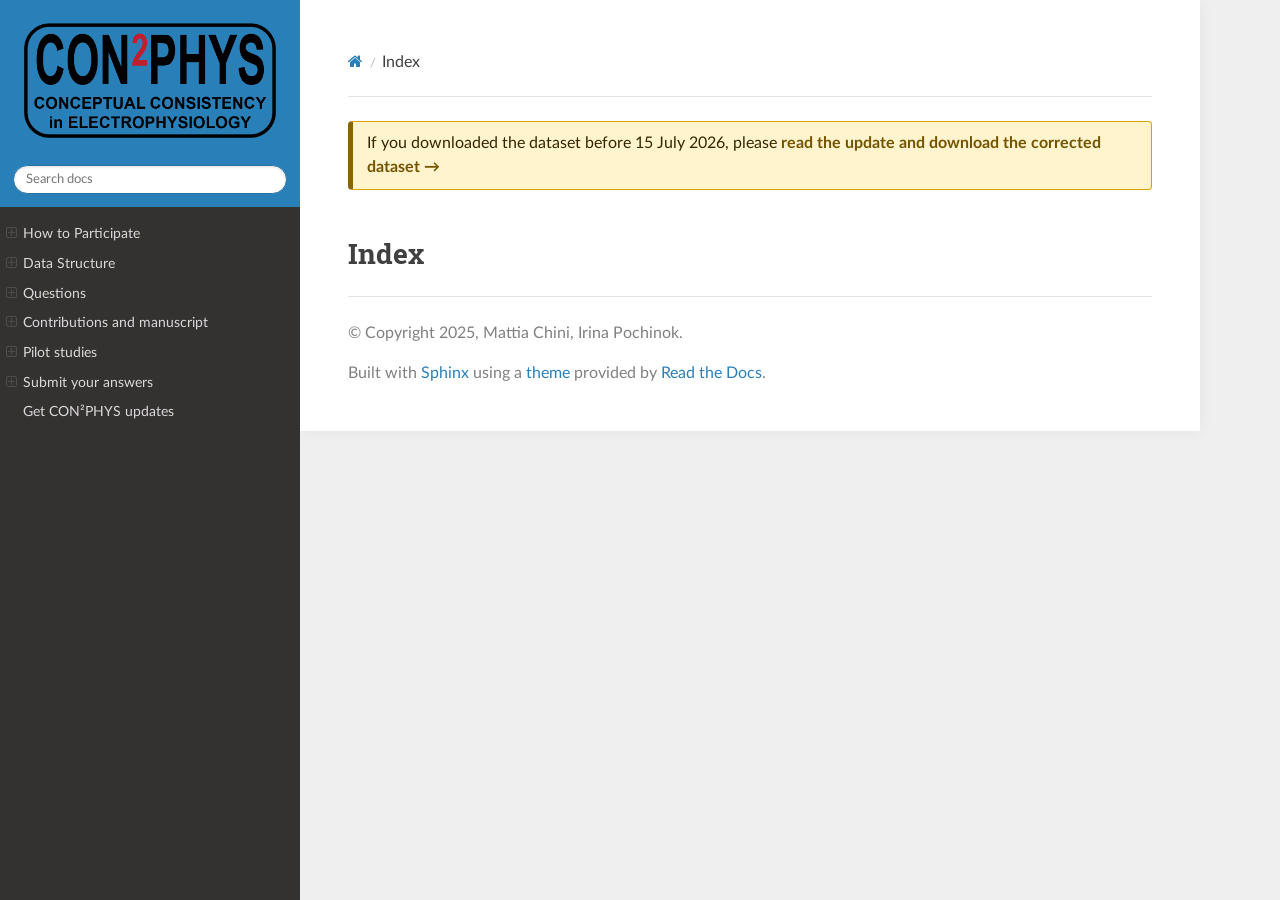
<file: genindex.html>
<!DOCTYPE html>
<html class="writer-html5" lang="en" data-content_root="./">
<head>
  <meta charset="utf-8" />
  <meta name="viewport" content="width=device-width, initial-scale=1.0" />
  <title>Index &mdash; CON2PHYS  documentation</title>
      <link rel="stylesheet" type="text/css" href="_static/pygments.css?v=b86133f3" />
      <link rel="stylesheet" type="text/css" href="_static/css/theme.css?v=9edc463e" />
      <link rel="stylesheet" type="text/css" href="_static/custom.css?v=a7a15117" />

  
    <link rel="canonical" href="https://mchini.github.io/con2phys/genindex.html" />
      <script src="_static/jquery.js?v=5d32c60e"></script>
      <script src="_static/_sphinx_javascript_frameworks_compat.js?v=2cd50e6c"></script>
      <script src="_static/documentation_options.js?v=5929fcd5"></script>
      <script src="_static/doctools.js?v=fd6eb6e6"></script>
      <script src="_static/sphinx_highlight.js?v=6ffebe34"></script>
    <script src="_static/js/theme.js"></script>
    <link rel="index" title="Index" href="#" />
    <link rel="search" title="Search" href="search.html" />
 
<script async src="https://scripts.simpleanalyticscdn.com/latest.js"></script>
<noscript><img src="https://queue.simpleanalyticscdn.com/noscript.gif" alt="" referrerpolicy="no-referrer-when-downgrade" /></noscript>

</head>

<body class="wy-body-for-nav"> 
  <div class="wy-grid-for-nav">
    <nav data-toggle="wy-nav-shift" class="wy-nav-side">
      <div class="wy-side-scroll">
        <div class="wy-side-nav-search" >

          
          
          <a href="index.html">
            
              <img src="_static/license-plate-logo.png" class="logo" alt="Logo"/>
          </a>
<div role="search">
  <form id="rtd-search-form" class="wy-form" action="search.html" method="get">
    <input type="text" name="q" placeholder="Search docs" aria-label="Search docs" />
    <input type="hidden" name="check_keywords" value="yes" />
    <input type="hidden" name="area" value="default" />
  </form>
</div>
        </div><div class="wy-menu wy-menu-vertical" data-spy="affix" role="navigation" aria-label="Navigation menu">
              <ul>
<li class="toctree-l1"><a class="reference internal" href="how_to_participate.html">How to Participate</a><ul>
<li class="toctree-l2"><a class="reference internal" href="how_to_participate.html#step-1-download-the-data-and-the-questionnaire">Step 1: Download the data and the questionnaire</a></li>
<li class="toctree-l2"><a class="reference internal" href="how_to_participate.html#step-2-run-the-analysis">Step 2: Run the analysis</a></li>
<li class="toctree-l2"><a class="reference internal" href="how_to_participate.html#step-3-fill-out-the-questionnaire">Step 3: Fill out the questionnaire</a></li>
<li class="toctree-l2"><a class="reference internal" href="how_to_participate.html#step-4-submit-your-results">Step 4: Submit your results</a></li>
<li class="toctree-l2"><a class="reference internal" href="how_to_participate.html#important-details">Important details</a></li>
</ul>
</li>
<li class="toctree-l1"><a class="reference internal" href="data_structure.html">Data Structure</a><ul>
<li class="toctree-l2"><a class="reference internal" href="data_structure.html#trial-data">Trial Data</a></li>
<li class="toctree-l2"><a class="reference internal" href="data_structure.html#brain-area">Brain Area</a></li>
<li class="toctree-l2"><a class="reference internal" href="data_structure.html#spikes">Spikes</a></li>
<li class="toctree-l2"><a class="reference internal" href="data_structure.html#clusters">Clusters</a></li>
<li class="toctree-l2"><a class="reference internal" href="data_structure.html#waveforms">Waveforms</a></li>
<li class="toctree-l2"><a class="reference internal" href="data_structure.html#lfp">LFP</a></li>
</ul>
</li>
<li class="toctree-l1"><a class="reference internal" href="questions.html">Questions</a><ul>
<li class="toctree-l2"><a class="reference internal" href="questions.html#multiple-choice-answers">Multiple-choice answers</a></li>
<li class="toctree-l2"><a class="reference internal" href="questions.html#belief-metrics">Belief metrics</a></li>
<li class="toctree-l2"><a class="reference internal" href="questions.html#quantitative-estimates">Quantitative estimates</a></li>
<li class="toctree-l2"><a class="reference internal" href="questions.html#methods-and-code">Methods and code</a></li>
<li class="toctree-l2"><a class="reference internal" href="questions.html#example-questions">Example questions</a></li>
<li class="toctree-l2"><a class="reference internal" href="questions.html#time-commitment-and-expectations">Time commitment and expectations</a></li>
</ul>
</li>
<li class="toctree-l1"><a class="reference internal" href="contribution_and_manuscript.html">Contributions and manuscript</a><ul>
<li class="toctree-l2"><a class="reference internal" href="contribution_and_manuscript.html#contributions-and-authorship">Contributions and authorship</a></li>
<li class="toctree-l2"><a class="reference internal" href="contribution_and_manuscript.html#data-and-code-management">Data and code management</a></li>
</ul>
</li>
<li class="toctree-l1"><a class="reference internal" href="pilot_studies.html">Pilot studies</a><ul>
<li class="toctree-l2"><a class="reference internal" href="pilot_studies.html#pilot-study-1-bernstein-conference-2025-phd-symposium">Pilot study 1 – Bernstein Conference 2025 (PhD Symposium)</a></li>
<li class="toctree-l2"><a class="reference internal" href="pilot_studies.html#pilot-study-2-pre-cosyne-brainhack">Pilot study 2 – Pre-COSYNE Brainhack</a></li>
<li class="toctree-l2"><a class="reference internal" href="pilot_studies.html#pilot-study-3-pre-fens-brainhack">Pilot study 3 – Pre-FENS Brainhack</a></li>
<li class="toctree-l2"><a class="reference internal" href="pilot_studies.html#participating-in-both-a-pilot-study-and-the-full-con2phys-project">Participating in both a pilot study and the full CON²PHYS project?</a></li>
</ul>
</li>
<li class="toctree-l1"><a class="reference internal" href="submissions.html">Submit your answers</a><ul>
<li class="toctree-l2"><a class="reference internal" href="submissions.html#submission-form">Submission form</a></li>
</ul>
</li>
<li class="toctree-l1"><a class="reference internal" href="get_updates.html">Get CON²PHYS updates</a></li>
</ul>

        </div>
      </div>
    </nav>

    <section data-toggle="wy-nav-shift" class="wy-nav-content-wrap"><nav class="wy-nav-top" aria-label="Mobile navigation menu" >
          <i data-toggle="wy-nav-top" class="fa fa-bars"></i>
          <a href="index.html">CON2PHYS</a>
      </nav>

      <div class="wy-nav-content">
        <div class="rst-content">
          <div role="navigation" aria-label="Page navigation">
  <ul class="wy-breadcrumbs">
      <li><a href="index.html" class="icon icon-home" aria-label="Home"></a></li>
      <li class="breadcrumb-item active">Index</li>
      <li class="wy-breadcrumbs-aside">
      </li>
  </ul>
  <hr/>
</div>
          <div role="main" class="document" itemscope="itemscope" itemtype="http://schema.org/Article">
<div class="dataset-update-banner" role="status" aria-label="Dataset update">
  <div class="dataset-update-banner__content">
    If you downloaded the dataset before 15 July 2026, please
    <a href="how_to_participate.html#dataset-update-mouse-12"><strong>read the update and download the corrected dataset →</strong></a>
  </div>
</div>

           <div itemprop="articleBody">
             

<h1 id="index">Index</h1>

<div class="genindex-jumpbox">
 
</div>


           </div>
          </div>

          <footer>

  <hr/>

  <div role="contentinfo">
    <p>&#169; Copyright 2025, Mattia Chini, Irina Pochinok.</p>
  </div>

  Built with <a href="https://www.sphinx-doc.org/">Sphinx</a> using a
    <a href="https://github.com/readthedocs/sphinx_rtd_theme">theme</a>
    provided by <a href="https://readthedocs.org">Read the Docs</a>.
   

</footer>
        </div>
      </div>
    </section>
  </div>
  <script>
      jQuery(function () {
          SphinxRtdTheme.Navigation.enable(true);
      });
  </script> 

</body>
</html>
</file>
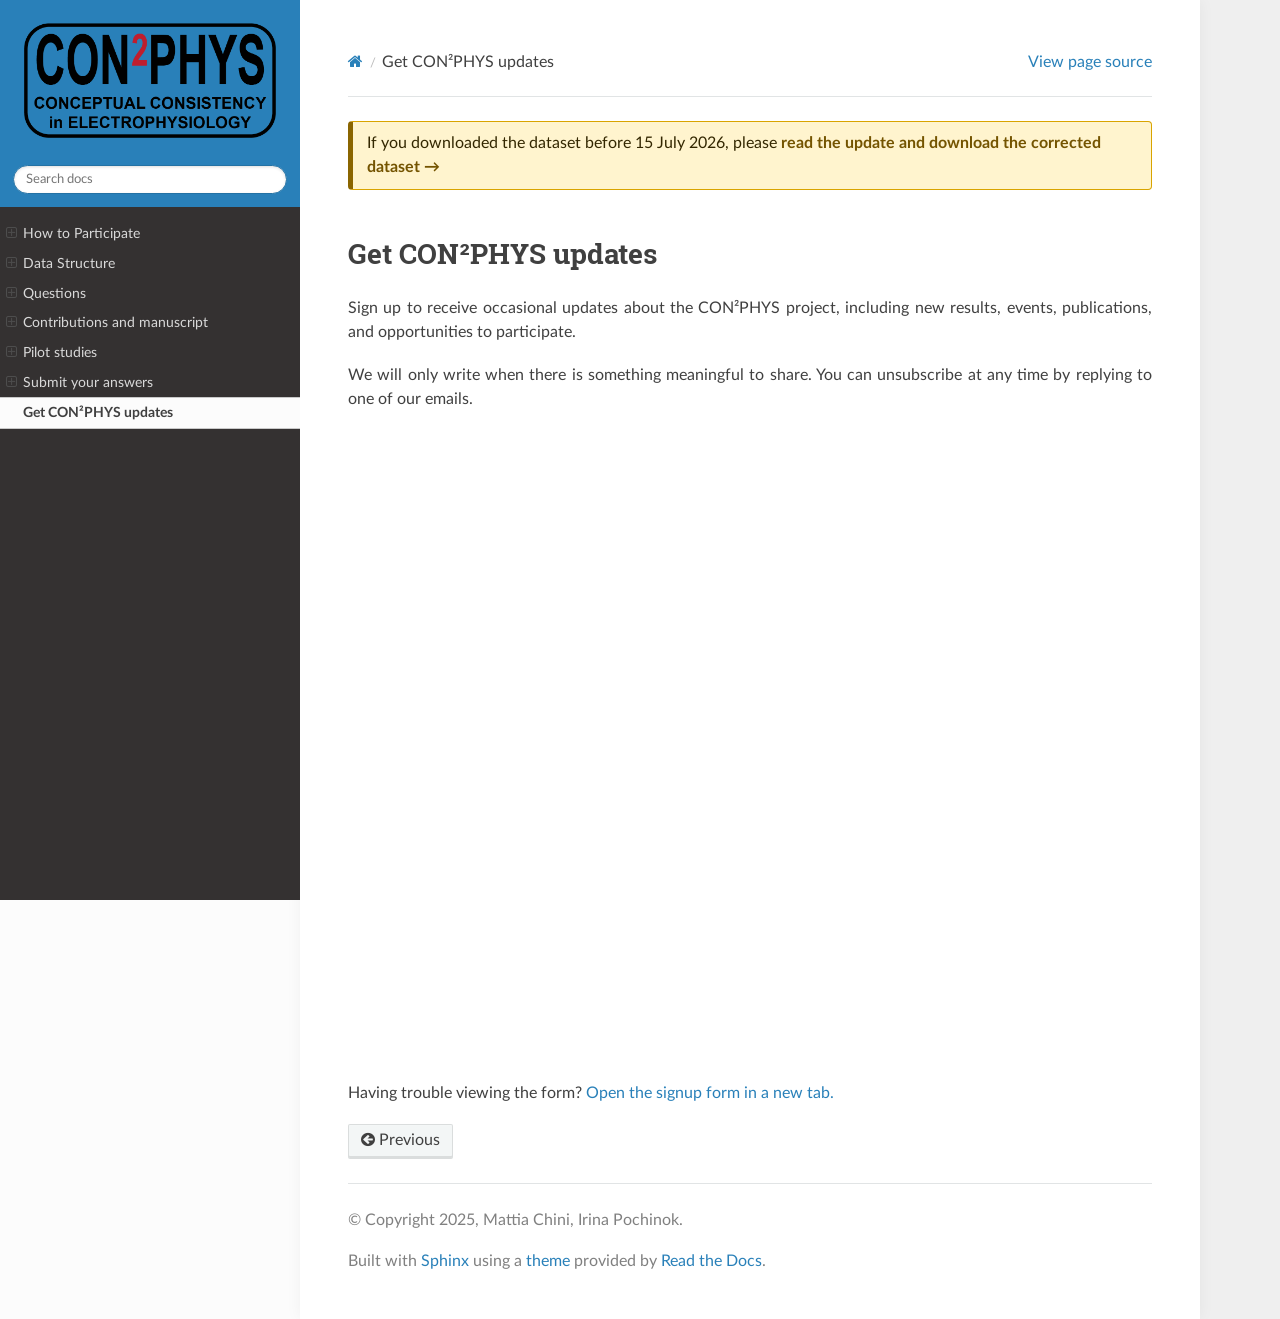
<file: get_updates.html>
<!DOCTYPE html>
<html class="writer-html5" lang="en" data-content_root="./">
<head>
  <meta charset="utf-8" /><meta name="viewport" content="width=device-width, initial-scale=1" />

  <meta name="viewport" content="width=device-width, initial-scale=1.0" />
  <title>Get CON²PHYS updates &mdash; CON2PHYS  documentation</title>
      <link rel="stylesheet" type="text/css" href="_static/pygments.css?v=b86133f3" />
      <link rel="stylesheet" type="text/css" href="_static/css/theme.css?v=9edc463e" />
      <link rel="stylesheet" type="text/css" href="_static/custom.css?v=a7a15117" />

  
    <link rel="canonical" href="https://mchini.github.io/con2phys/get_updates.html" />
      <script src="_static/jquery.js?v=5d32c60e"></script>
      <script src="_static/_sphinx_javascript_frameworks_compat.js?v=2cd50e6c"></script>
      <script src="_static/documentation_options.js?v=5929fcd5"></script>
      <script src="_static/doctools.js?v=fd6eb6e6"></script>
      <script src="_static/sphinx_highlight.js?v=6ffebe34"></script>
    <script src="_static/js/theme.js"></script>
    <link rel="index" title="Index" href="genindex.html" />
    <link rel="search" title="Search" href="search.html" />
    <link rel="prev" title="Submit your answers" href="submissions.html" />
 
<script async src="https://scripts.simpleanalyticscdn.com/latest.js"></script>
<noscript><img src="https://queue.simpleanalyticscdn.com/noscript.gif" alt="" referrerpolicy="no-referrer-when-downgrade" /></noscript>

</head>

<body class="wy-body-for-nav"> 
  <div class="wy-grid-for-nav">
    <nav data-toggle="wy-nav-shift" class="wy-nav-side">
      <div class="wy-side-scroll">
        <div class="wy-side-nav-search" >

          
          
          <a href="index.html">
            
              <img src="_static/license-plate-logo.png" class="logo" alt="Logo"/>
          </a>
<div role="search">
  <form id="rtd-search-form" class="wy-form" action="search.html" method="get">
    <input type="text" name="q" placeholder="Search docs" aria-label="Search docs" />
    <input type="hidden" name="check_keywords" value="yes" />
    <input type="hidden" name="area" value="default" />
  </form>
</div>
        </div><div class="wy-menu wy-menu-vertical" data-spy="affix" role="navigation" aria-label="Navigation menu">
              <ul class="current">
<li class="toctree-l1"><a class="reference internal" href="how_to_participate.html">How to Participate</a><ul>
<li class="toctree-l2"><a class="reference internal" href="how_to_participate.html#step-1-download-the-data-and-the-questionnaire">Step 1: Download the data and the questionnaire</a></li>
<li class="toctree-l2"><a class="reference internal" href="how_to_participate.html#step-2-run-the-analysis">Step 2: Run the analysis</a></li>
<li class="toctree-l2"><a class="reference internal" href="how_to_participate.html#step-3-fill-out-the-questionnaire">Step 3: Fill out the questionnaire</a></li>
<li class="toctree-l2"><a class="reference internal" href="how_to_participate.html#step-4-submit-your-results">Step 4: Submit your results</a></li>
<li class="toctree-l2"><a class="reference internal" href="how_to_participate.html#important-details">Important details</a></li>
</ul>
</li>
<li class="toctree-l1"><a class="reference internal" href="data_structure.html">Data Structure</a><ul>
<li class="toctree-l2"><a class="reference internal" href="data_structure.html#trial-data">Trial Data</a></li>
<li class="toctree-l2"><a class="reference internal" href="data_structure.html#brain-area">Brain Area</a></li>
<li class="toctree-l2"><a class="reference internal" href="data_structure.html#spikes">Spikes</a></li>
<li class="toctree-l2"><a class="reference internal" href="data_structure.html#clusters">Clusters</a></li>
<li class="toctree-l2"><a class="reference internal" href="data_structure.html#waveforms">Waveforms</a></li>
<li class="toctree-l2"><a class="reference internal" href="data_structure.html#lfp">LFP</a></li>
</ul>
</li>
<li class="toctree-l1"><a class="reference internal" href="questions.html">Questions</a><ul>
<li class="toctree-l2"><a class="reference internal" href="questions.html#multiple-choice-answers">Multiple-choice answers</a></li>
<li class="toctree-l2"><a class="reference internal" href="questions.html#belief-metrics">Belief metrics</a></li>
<li class="toctree-l2"><a class="reference internal" href="questions.html#quantitative-estimates">Quantitative estimates</a></li>
<li class="toctree-l2"><a class="reference internal" href="questions.html#methods-and-code">Methods and code</a></li>
<li class="toctree-l2"><a class="reference internal" href="questions.html#example-questions">Example questions</a></li>
<li class="toctree-l2"><a class="reference internal" href="questions.html#time-commitment-and-expectations">Time commitment and expectations</a></li>
</ul>
</li>
<li class="toctree-l1"><a class="reference internal" href="contribution_and_manuscript.html">Contributions and manuscript</a><ul>
<li class="toctree-l2"><a class="reference internal" href="contribution_and_manuscript.html#contributions-and-authorship">Contributions and authorship</a></li>
<li class="toctree-l2"><a class="reference internal" href="contribution_and_manuscript.html#data-and-code-management">Data and code management</a></li>
</ul>
</li>
<li class="toctree-l1"><a class="reference internal" href="pilot_studies.html">Pilot studies</a><ul>
<li class="toctree-l2"><a class="reference internal" href="pilot_studies.html#pilot-study-1-bernstein-conference-2025-phd-symposium">Pilot study 1 – Bernstein Conference 2025 (PhD Symposium)</a></li>
<li class="toctree-l2"><a class="reference internal" href="pilot_studies.html#pilot-study-2-pre-cosyne-brainhack">Pilot study 2 – Pre-COSYNE Brainhack</a></li>
<li class="toctree-l2"><a class="reference internal" href="pilot_studies.html#pilot-study-3-pre-fens-brainhack">Pilot study 3 – Pre-FENS Brainhack</a></li>
<li class="toctree-l2"><a class="reference internal" href="pilot_studies.html#participating-in-both-a-pilot-study-and-the-full-con2phys-project">Participating in both a pilot study and the full CON²PHYS project?</a></li>
</ul>
</li>
<li class="toctree-l1"><a class="reference internal" href="submissions.html">Submit your answers</a><ul>
<li class="toctree-l2"><a class="reference internal" href="submissions.html#submission-form">Submission form</a></li>
</ul>
</li>
<li class="toctree-l1 current"><a class="current reference internal" href="#">Get CON²PHYS updates</a></li>
</ul>

        </div>
      </div>
    </nav>

    <section data-toggle="wy-nav-shift" class="wy-nav-content-wrap"><nav class="wy-nav-top" aria-label="Mobile navigation menu" >
          <i data-toggle="wy-nav-top" class="fa fa-bars"></i>
          <a href="index.html">CON2PHYS</a>
      </nav>

      <div class="wy-nav-content">
        <div class="rst-content">
          <div role="navigation" aria-label="Page navigation">
  <ul class="wy-breadcrumbs">
      <li><a href="index.html" class="icon icon-home" aria-label="Home"></a></li>
      <li class="breadcrumb-item active">Get CON²PHYS updates</li>
      <li class="wy-breadcrumbs-aside">
            <a href="_sources/get_updates.md.txt" rel="nofollow"> View page source</a>
      </li>
  </ul>
  <hr/>
</div>
          <div role="main" class="document" itemscope="itemscope" itemtype="http://schema.org/Article">
<div class="dataset-update-banner" role="status" aria-label="Dataset update">
  <div class="dataset-update-banner__content">
    If you downloaded the dataset before 15 July 2026, please
    <a href="how_to_participate.html#dataset-update-mouse-12"><strong>read the update and download the corrected dataset →</strong></a>
  </div>
</div>

           <div itemprop="articleBody">
             
  <section id="get-con2phys-updates">
<h1>Get CON²PHYS updates<a class="headerlink" href="#get-con2phys-updates" title="Link to this heading"></a></h1>
<p>Sign up to receive occasional updates about the CON²PHYS project, including new results, events, publications, and opportunities to participate.</p>
<p>We will only write when there is something meaningful to share. You can unsubscribe at any time by replying to one of our emails.</p>
<div class="updates-form-embed">
  <iframe class="updates-form-embed__iframe" title="Sign up for CON²PHYS updates" width="640px" height="480px" src="https://forms.cloud.microsoft/Pages/ResponsePage.aspx?id=hDvhYmAZYkWMf3JHKVHaj-NUvNZdulhOjj99scAaAEhUQ1BFQlJTU0JGRzk3NU84STZFWjhCMTA2QS4u&amp;embed=true" frameborder="0" marginwidth="0" marginheight="0" style="border: none; max-width:100%; max-height:100vh" allowfullscreen webkitallowfullscreen mozallowfullscreen msallowfullscreen></iframe>
</div>
<p class="updates-form-fallback">Having trouble viewing the form? <a href="https://forms.cloud.microsoft/Pages/ResponsePage.aspx?id=hDvhYmAZYkWMf3JHKVHaj-NUvNZdulhOjj99scAaAEhUQ1BFQlJTU0JGRzk3NU84STZFWjhCMTA2QS4u" target="_blank" rel="noopener noreferrer">Open the signup form in a new tab.</a></p>
</section>


           </div>
          </div>

          <footer><div class="rst-footer-buttons" role="navigation" aria-label="Footer">
        <a href="submissions.html" class="btn btn-neutral float-left" title="Submit your answers" accesskey="p" rel="prev"><span class="fa fa-arrow-circle-left" aria-hidden="true"></span> Previous</a>
    </div>

  <hr/>

  <div role="contentinfo">
    <p>&#169; Copyright 2025, Mattia Chini, Irina Pochinok.</p>
  </div>

  Built with <a href="https://www.sphinx-doc.org/">Sphinx</a> using a
    <a href="https://github.com/readthedocs/sphinx_rtd_theme">theme</a>
    provided by <a href="https://readthedocs.org">Read the Docs</a>.
   

</footer>
        </div>
      </div>
    </section>
  </div>
  <script>
      jQuery(function () {
          SphinxRtdTheme.Navigation.enable(true);
      });
  </script> 

</body>
</html>
</file>
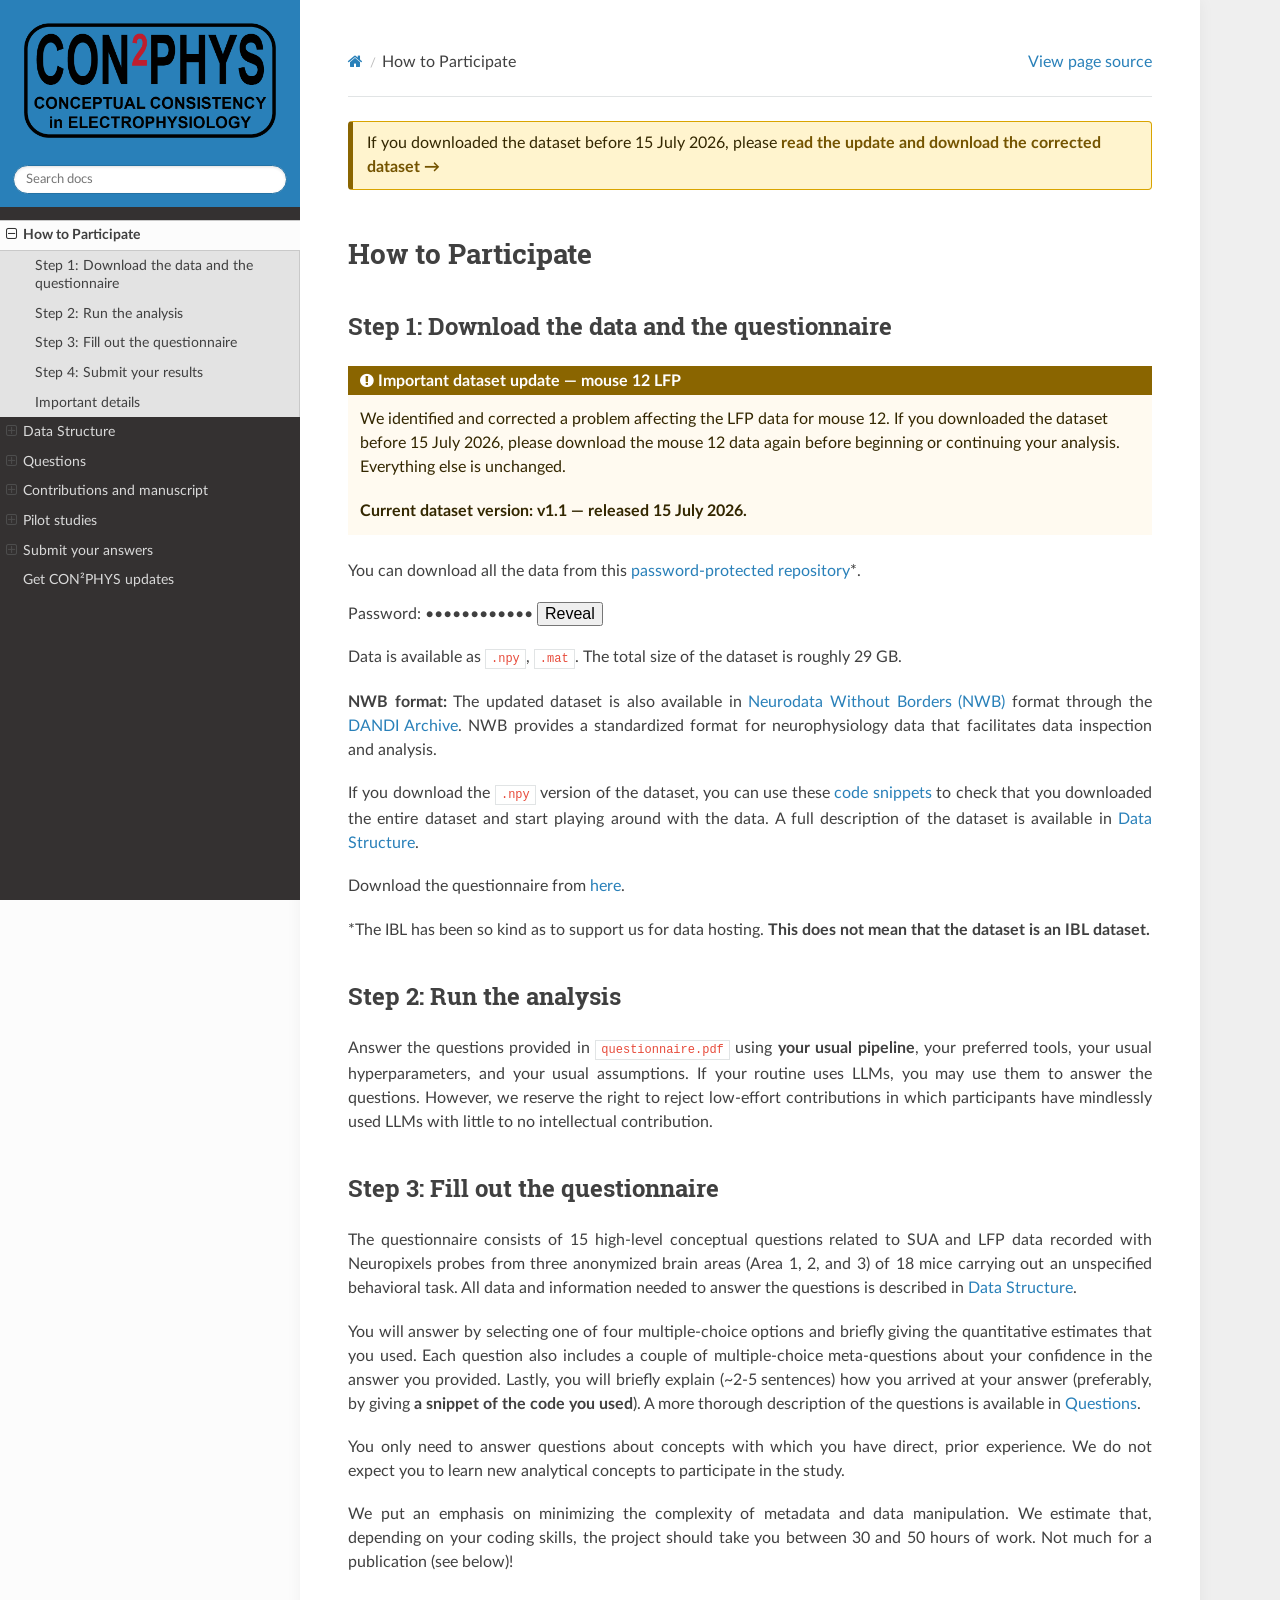
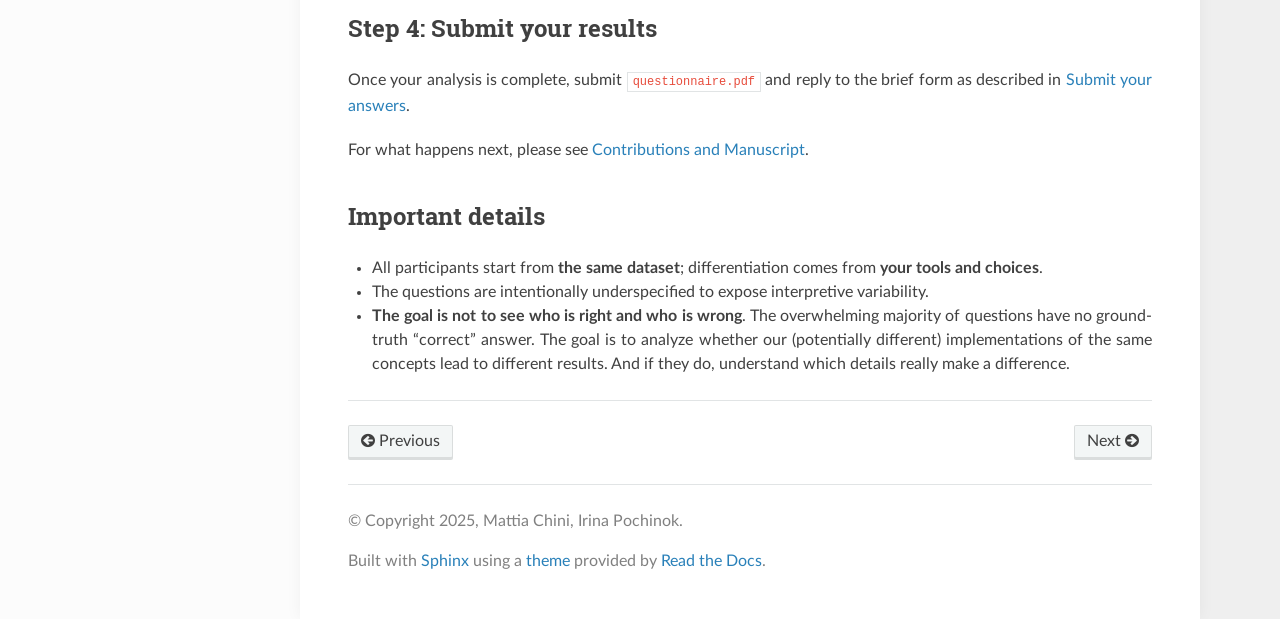
<file: how_to_participate.html>
<!DOCTYPE html>
<html class="writer-html5" lang="en" data-content_root="./">
<head>
  <meta charset="utf-8" /><meta name="viewport" content="width=device-width, initial-scale=1" />

  <meta name="viewport" content="width=device-width, initial-scale=1.0" />
  <title>How to Participate &mdash; CON2PHYS  documentation</title>
      <link rel="stylesheet" type="text/css" href="_static/pygments.css?v=b86133f3" />
      <link rel="stylesheet" type="text/css" href="_static/css/theme.css?v=9edc463e" />
      <link rel="stylesheet" type="text/css" href="_static/custom.css?v=a7a15117" />

  
    <link rel="canonical" href="https://mchini.github.io/con2phys/how_to_participate.html" />
      <script src="_static/jquery.js?v=5d32c60e"></script>
      <script src="_static/_sphinx_javascript_frameworks_compat.js?v=2cd50e6c"></script>
      <script src="_static/documentation_options.js?v=5929fcd5"></script>
      <script src="_static/doctools.js?v=fd6eb6e6"></script>
      <script src="_static/sphinx_highlight.js?v=6ffebe34"></script>
    <script src="_static/js/theme.js"></script>
    <link rel="index" title="Index" href="genindex.html" />
    <link rel="search" title="Search" href="search.html" />
    <link rel="next" title="Data Structure" href="data_structure.html" />
    <link rel="prev" title="CON²PHYS: CONceptual CONsistency in ePHYS" href="index.html" />
 
<script async src="https://scripts.simpleanalyticscdn.com/latest.js"></script>
<noscript><img src="https://queue.simpleanalyticscdn.com/noscript.gif" alt="" referrerpolicy="no-referrer-when-downgrade" /></noscript>

</head>

<body class="wy-body-for-nav"> 
  <div class="wy-grid-for-nav">
    <nav data-toggle="wy-nav-shift" class="wy-nav-side">
      <div class="wy-side-scroll">
        <div class="wy-side-nav-search" >

          
          
          <a href="index.html">
            
              <img src="_static/license-plate-logo.png" class="logo" alt="Logo"/>
          </a>
<div role="search">
  <form id="rtd-search-form" class="wy-form" action="search.html" method="get">
    <input type="text" name="q" placeholder="Search docs" aria-label="Search docs" />
    <input type="hidden" name="check_keywords" value="yes" />
    <input type="hidden" name="area" value="default" />
  </form>
</div>
        </div><div class="wy-menu wy-menu-vertical" data-spy="affix" role="navigation" aria-label="Navigation menu">
              <ul class="current">
<li class="toctree-l1 current"><a class="current reference internal" href="#">How to Participate</a><ul>
<li class="toctree-l2"><a class="reference internal" href="#step-1-download-the-data-and-the-questionnaire">Step 1: Download the data and the questionnaire</a></li>
<li class="toctree-l2"><a class="reference internal" href="#step-2-run-the-analysis">Step 2: Run the analysis</a></li>
<li class="toctree-l2"><a class="reference internal" href="#step-3-fill-out-the-questionnaire">Step 3: Fill out the questionnaire</a></li>
<li class="toctree-l2"><a class="reference internal" href="#step-4-submit-your-results">Step 4: Submit your results</a></li>
<li class="toctree-l2"><a class="reference internal" href="#important-details">Important details</a></li>
</ul>
</li>
<li class="toctree-l1"><a class="reference internal" href="data_structure.html">Data Structure</a><ul>
<li class="toctree-l2"><a class="reference internal" href="data_structure.html#trial-data">Trial Data</a></li>
<li class="toctree-l2"><a class="reference internal" href="data_structure.html#brain-area">Brain Area</a></li>
<li class="toctree-l2"><a class="reference internal" href="data_structure.html#spikes">Spikes</a></li>
<li class="toctree-l2"><a class="reference internal" href="data_structure.html#clusters">Clusters</a></li>
<li class="toctree-l2"><a class="reference internal" href="data_structure.html#waveforms">Waveforms</a></li>
<li class="toctree-l2"><a class="reference internal" href="data_structure.html#lfp">LFP</a></li>
</ul>
</li>
<li class="toctree-l1"><a class="reference internal" href="questions.html">Questions</a><ul>
<li class="toctree-l2"><a class="reference internal" href="questions.html#multiple-choice-answers">Multiple-choice answers</a></li>
<li class="toctree-l2"><a class="reference internal" href="questions.html#belief-metrics">Belief metrics</a></li>
<li class="toctree-l2"><a class="reference internal" href="questions.html#quantitative-estimates">Quantitative estimates</a></li>
<li class="toctree-l2"><a class="reference internal" href="questions.html#methods-and-code">Methods and code</a></li>
<li class="toctree-l2"><a class="reference internal" href="questions.html#example-questions">Example questions</a></li>
<li class="toctree-l2"><a class="reference internal" href="questions.html#time-commitment-and-expectations">Time commitment and expectations</a></li>
</ul>
</li>
<li class="toctree-l1"><a class="reference internal" href="contribution_and_manuscript.html">Contributions and manuscript</a><ul>
<li class="toctree-l2"><a class="reference internal" href="contribution_and_manuscript.html#contributions-and-authorship">Contributions and authorship</a></li>
<li class="toctree-l2"><a class="reference internal" href="contribution_and_manuscript.html#data-and-code-management">Data and code management</a></li>
</ul>
</li>
<li class="toctree-l1"><a class="reference internal" href="pilot_studies.html">Pilot studies</a><ul>
<li class="toctree-l2"><a class="reference internal" href="pilot_studies.html#pilot-study-1-bernstein-conference-2025-phd-symposium">Pilot study 1 – Bernstein Conference 2025 (PhD Symposium)</a></li>
<li class="toctree-l2"><a class="reference internal" href="pilot_studies.html#pilot-study-2-pre-cosyne-brainhack">Pilot study 2 – Pre-COSYNE Brainhack</a></li>
<li class="toctree-l2"><a class="reference internal" href="pilot_studies.html#pilot-study-3-pre-fens-brainhack">Pilot study 3 – Pre-FENS Brainhack</a></li>
<li class="toctree-l2"><a class="reference internal" href="pilot_studies.html#participating-in-both-a-pilot-study-and-the-full-con2phys-project">Participating in both a pilot study and the full CON²PHYS project?</a></li>
</ul>
</li>
<li class="toctree-l1"><a class="reference internal" href="submissions.html">Submit your answers</a><ul>
<li class="toctree-l2"><a class="reference internal" href="submissions.html#submission-form">Submission form</a></li>
</ul>
</li>
<li class="toctree-l1"><a class="reference internal" href="get_updates.html">Get CON²PHYS updates</a></li>
</ul>

        </div>
      </div>
    </nav>

    <section data-toggle="wy-nav-shift" class="wy-nav-content-wrap"><nav class="wy-nav-top" aria-label="Mobile navigation menu" >
          <i data-toggle="wy-nav-top" class="fa fa-bars"></i>
          <a href="index.html">CON2PHYS</a>
      </nav>

      <div class="wy-nav-content">
        <div class="rst-content">
          <div role="navigation" aria-label="Page navigation">
  <ul class="wy-breadcrumbs">
      <li><a href="index.html" class="icon icon-home" aria-label="Home"></a></li>
      <li class="breadcrumb-item active">How to Participate</li>
      <li class="wy-breadcrumbs-aside">
            <a href="_sources/how_to_participate.md.txt" rel="nofollow"> View page source</a>
      </li>
  </ul>
  <hr/>
</div>
          <div role="main" class="document" itemscope="itemscope" itemtype="http://schema.org/Article">
<div class="dataset-update-banner" role="status" aria-label="Dataset update">
  <div class="dataset-update-banner__content">
    If you downloaded the dataset before 15 July 2026, please
    <a href="#dataset-update-mouse-12"><strong>read the update and download the corrected dataset →</strong></a>
  </div>
</div>

           <div itemprop="articleBody">
             
  <section id="how-to-participate">
<h1>How to Participate<a class="headerlink" href="#how-to-participate" title="Link to this heading"></a></h1>
<section id="step-1-download-the-data-and-the-questionnaire">
<h2>Step 1: Download the data and the questionnaire<a class="headerlink" href="#step-1-download-the-data-and-the-questionnaire" title="Link to this heading"></a></h2>
<div class="warning dataset-update-notice admonition" id="dataset-update-mouse-12">
<p class="admonition-title">Important dataset update — mouse 12 LFP</p>
<p>We identified and corrected a problem affecting the LFP data for mouse 12. If you downloaded the dataset before 15 July 2026, please download the mouse 12 data again before beginning or continuing your analysis. Everything else is unchanged.</p>
<p><strong>Current dataset version: v1.1 — released 15 July 2026.</strong></p>
</div>
<p>You can download all the data from this <a class="reference external" href="https://quickshare.internationalbrainlab.org/s/ykT33XQBc668qgB/authenticate/showshare">password-protected repository</a>*.</p>
<p>Password: <span>••••••••••••</span> <button type="button" onclick="this.previousElementSibling.textContent=String.fromCharCode(99,111,110,50,112,104,121,115,50,48,50,54);this.remove();">Reveal</button></p>
<p>Data is available as <code class="docutils literal notranslate"><span class="pre">.npy</span></code>, <code class="docutils literal notranslate"><span class="pre">.mat</span></code>. The total size of the dataset is roughly 29 GB.</p>
<p><strong>NWB format:</strong> The updated dataset is also available in <a class="reference external" href="https://nwb.org/">Neurodata Without Borders (NWB)</a> format through the <a class="reference external" href="https://sandbox.dandiarchive.org/dandiset/218201/draft">DANDI Archive</a>.
NWB provides a standardized format for neurophysiology data that facilitates data inspection and analysis.</p>
<p>If you download the <code class="docutils literal notranslate"><span class="pre">.npy</span></code> version of the dataset, you can use these <a class="reference download internal" download="" href="_downloads/0402b9238adda8dcca5329e2637bbab6/code-snippets.zip"><span class="xref download myst">code snippets</span></a>
to check that you downloaded the entire dataset and start playing around with the data.
A full description of the dataset is available in <a class="reference internal" href="data_structure.html"><span class="std std-doc">Data Structure</span></a>.</p>
<p>Download the questionnaire from <a class="reference download internal" download="" href="_downloads/1bfae9b9acb0765876a9e0a8264805f2/questionnaire.pdf"><span class="xref download myst">here</span></a>.</p>
<p>*The IBL has been so kind as to support us for data hosting. <strong>This does not mean that the dataset is an IBL dataset.</strong></p>
</section>
<section id="step-2-run-the-analysis">
<h2>Step 2: Run the analysis<a class="headerlink" href="#step-2-run-the-analysis" title="Link to this heading"></a></h2>
<p>Answer the questions provided in <code class="docutils literal notranslate"><span class="pre">questionnaire.pdf</span></code> using <strong>your usual pipeline</strong>, your preferred tools, your usual hyperparameters, and your usual assumptions.
If your routine uses LLMs, you may use them to answer the questions. However, we reserve the right to reject low-effort contributions
in which participants have mindlessly used LLMs with little to no intellectual contribution.</p>
</section>
<section id="step-3-fill-out-the-questionnaire">
<h2>Step 3: Fill out the questionnaire<a class="headerlink" href="#step-3-fill-out-the-questionnaire" title="Link to this heading"></a></h2>
<p>The questionnaire consists of 15 high-level conceptual questions related to SUA and LFP data recorded with Neuropixels probes
from three anonymized brain areas (Area 1, 2, and 3) of 18 mice carrying out an unspecified behavioral task.
All data and information needed to answer the questions is described in <a class="reference internal" href="data_structure.html"><span class="std std-doc">Data Structure</span></a>.</p>
<p>You will answer by selecting one of four multiple-choice options and briefly giving the quantitative estimates that you used.
Each question also includes a couple of multiple-choice meta-questions about your confidence in the answer you provided.
Lastly, you will briefly explain (~2-5 sentences) how you arrived at your answer
(preferably, by giving <strong>a snippet of the code you used</strong>). A more thorough description of the questions is available in <a class="reference internal" href="questions.html"><span class="std std-doc">Questions</span></a>.</p>
<p>You only need to answer questions about concepts with which you have direct, prior experience. We do not expect you to
learn new analytical concepts to participate in the study.</p>
<p>We put an emphasis on minimizing the complexity of metadata and data manipulation.
We estimate that, depending on your coding skills, the project should take you between 30 and 50 hours of work. Not much for a publication (see below)!</p>
</section>
<section id="step-4-submit-your-results">
<h2>Step 4: Submit your results<a class="headerlink" href="#step-4-submit-your-results" title="Link to this heading"></a></h2>
<p>Once your analysis is complete, submit <code class="docutils literal notranslate"><span class="pre">questionnaire.pdf</span></code> and reply to the brief form as described in <a class="reference internal" href="submissions.html"><span class="std std-doc">Submit your answers</span></a>.</p>
<p>For what happens next, please see <a class="reference internal" href="contribution_and_manuscript.html"><span class="std std-doc">Contributions and Manuscript</span></a>.</p>
</section>
<section id="important-details">
<h2>Important details<a class="headerlink" href="#important-details" title="Link to this heading"></a></h2>
<ul class="simple">
<li><p>All participants start from <strong>the same dataset</strong>; differentiation comes from <strong>your tools and choices</strong>.</p></li>
<li><p>The questions are intentionally underspecified to expose interpretive variability.</p></li>
<li><p><strong>The goal is not to see who is right and who is wrong</strong>. The overwhelming majority of questions have no ground-truth “correct” answer.
The goal is to analyze whether our (potentially different) implementations of the same concepts lead to different results. And if they do,
understand which details really make a difference.</p></li>
</ul>
<hr class="docutils" />
</section>
</section>


           </div>
          </div>

          <footer><div class="rst-footer-buttons" role="navigation" aria-label="Footer">
        <a href="index.html" class="btn btn-neutral float-left" title="CON²PHYS: CONceptual CONsistency in ePHYS" accesskey="p" rel="prev"><span class="fa fa-arrow-circle-left" aria-hidden="true"></span> Previous</a>
        <a href="data_structure.html" class="btn btn-neutral float-right" title="Data Structure" accesskey="n" rel="next">Next <span class="fa fa-arrow-circle-right" aria-hidden="true"></span></a>
    </div>

  <hr/>

  <div role="contentinfo">
    <p>&#169; Copyright 2025, Mattia Chini, Irina Pochinok.</p>
  </div>

  Built with <a href="https://www.sphinx-doc.org/">Sphinx</a> using a
    <a href="https://github.com/readthedocs/sphinx_rtd_theme">theme</a>
    provided by <a href="https://readthedocs.org">Read the Docs</a>.
   

</footer>
        </div>
      </div>
    </section>
  </div>
  <script>
      jQuery(function () {
          SphinxRtdTheme.Navigation.enable(true);
      });
  </script> 

</body>
</html>
</file>
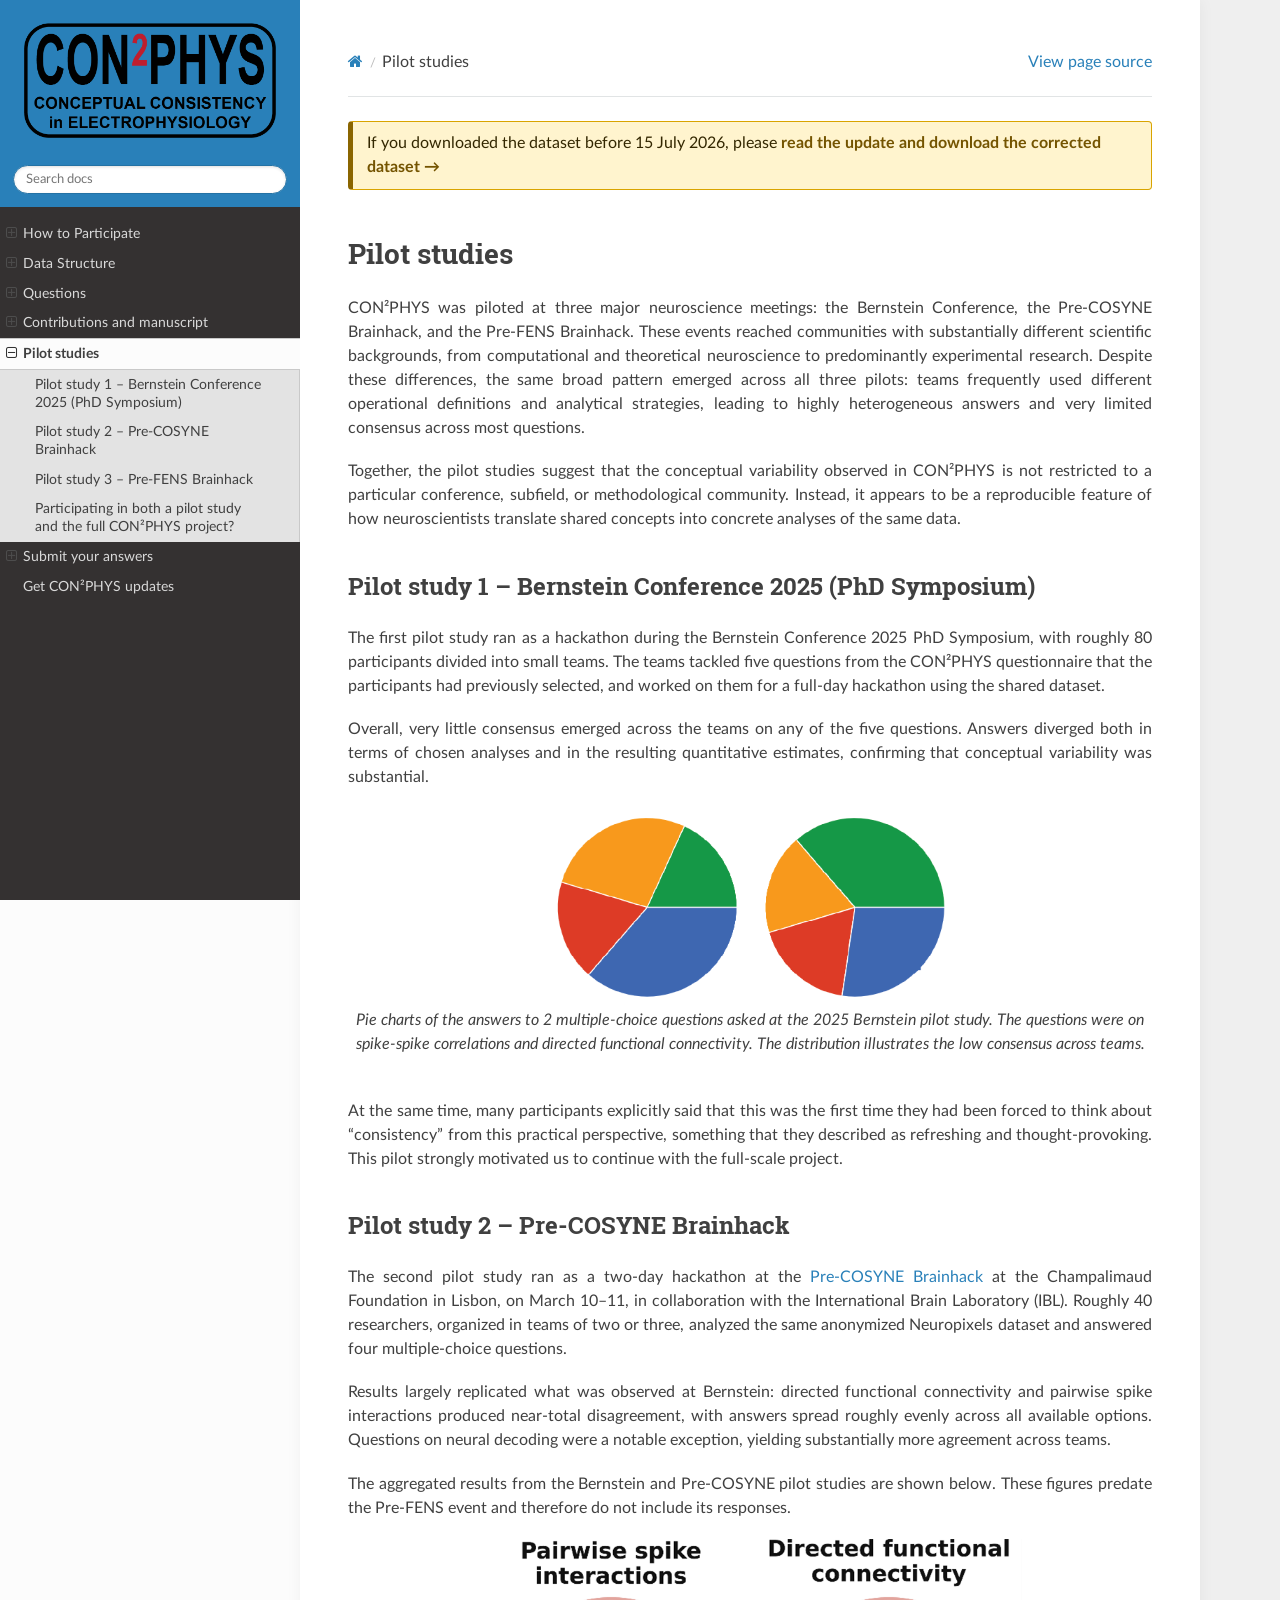
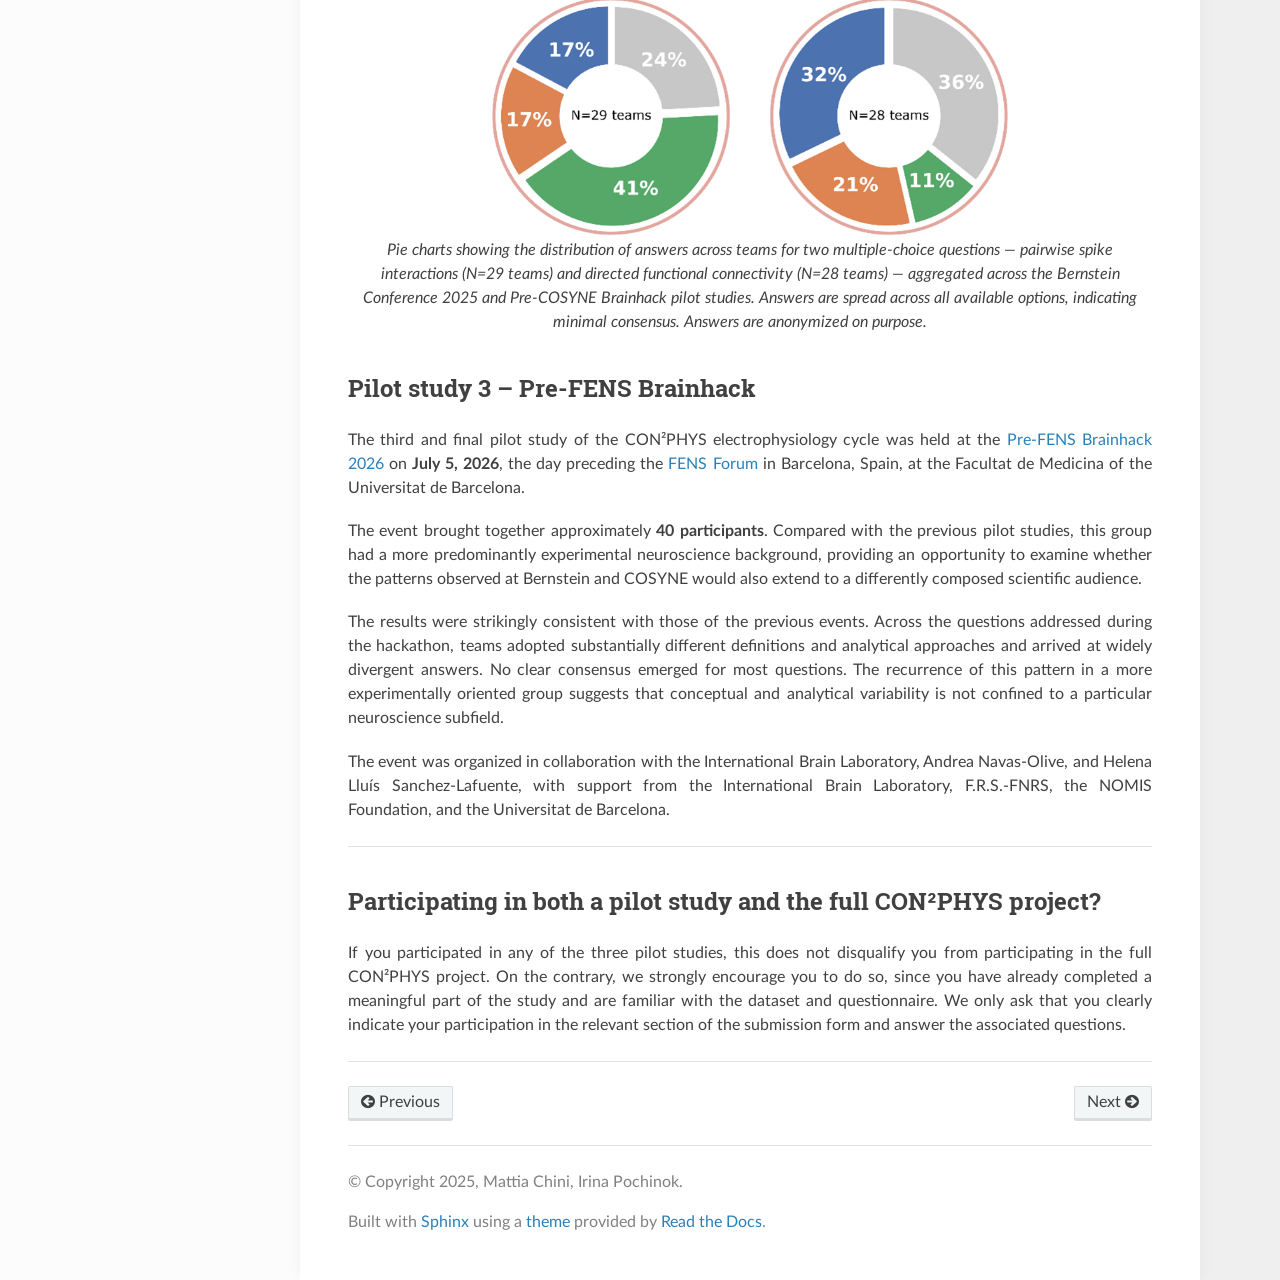
<file: pilot_studies.html>
<!DOCTYPE html>
<html class="writer-html5" lang="en" data-content_root="./">
<head>
  <meta charset="utf-8" /><meta name="viewport" content="width=device-width, initial-scale=1" />

  <meta name="viewport" content="width=device-width, initial-scale=1.0" />
  <title>Pilot studies &mdash; CON2PHYS  documentation</title>
      <link rel="stylesheet" type="text/css" href="_static/pygments.css?v=b86133f3" />
      <link rel="stylesheet" type="text/css" href="_static/css/theme.css?v=9edc463e" />
      <link rel="stylesheet" type="text/css" href="_static/custom.css?v=a7a15117" />

  
    <link rel="canonical" href="https://mchini.github.io/con2phys/pilot_studies.html" />
      <script src="_static/jquery.js?v=5d32c60e"></script>
      <script src="_static/_sphinx_javascript_frameworks_compat.js?v=2cd50e6c"></script>
      <script src="_static/documentation_options.js?v=5929fcd5"></script>
      <script src="_static/doctools.js?v=fd6eb6e6"></script>
      <script src="_static/sphinx_highlight.js?v=6ffebe34"></script>
    <script src="_static/js/theme.js"></script>
    <link rel="index" title="Index" href="genindex.html" />
    <link rel="search" title="Search" href="search.html" />
    <link rel="next" title="Submit your answers" href="submissions.html" />
    <link rel="prev" title="Contributions and manuscript" href="contribution_and_manuscript.html" />
 
<script async src="https://scripts.simpleanalyticscdn.com/latest.js"></script>
<noscript><img src="https://queue.simpleanalyticscdn.com/noscript.gif" alt="" referrerpolicy="no-referrer-when-downgrade" /></noscript>

</head>

<body class="wy-body-for-nav"> 
  <div class="wy-grid-for-nav">
    <nav data-toggle="wy-nav-shift" class="wy-nav-side">
      <div class="wy-side-scroll">
        <div class="wy-side-nav-search" >

          
          
          <a href="index.html">
            
              <img src="_static/license-plate-logo.png" class="logo" alt="Logo"/>
          </a>
<div role="search">
  <form id="rtd-search-form" class="wy-form" action="search.html" method="get">
    <input type="text" name="q" placeholder="Search docs" aria-label="Search docs" />
    <input type="hidden" name="check_keywords" value="yes" />
    <input type="hidden" name="area" value="default" />
  </form>
</div>
        </div><div class="wy-menu wy-menu-vertical" data-spy="affix" role="navigation" aria-label="Navigation menu">
              <ul class="current">
<li class="toctree-l1"><a class="reference internal" href="how_to_participate.html">How to Participate</a><ul>
<li class="toctree-l2"><a class="reference internal" href="how_to_participate.html#step-1-download-the-data-and-the-questionnaire">Step 1: Download the data and the questionnaire</a></li>
<li class="toctree-l2"><a class="reference internal" href="how_to_participate.html#step-2-run-the-analysis">Step 2: Run the analysis</a></li>
<li class="toctree-l2"><a class="reference internal" href="how_to_participate.html#step-3-fill-out-the-questionnaire">Step 3: Fill out the questionnaire</a></li>
<li class="toctree-l2"><a class="reference internal" href="how_to_participate.html#step-4-submit-your-results">Step 4: Submit your results</a></li>
<li class="toctree-l2"><a class="reference internal" href="how_to_participate.html#important-details">Important details</a></li>
</ul>
</li>
<li class="toctree-l1"><a class="reference internal" href="data_structure.html">Data Structure</a><ul>
<li class="toctree-l2"><a class="reference internal" href="data_structure.html#trial-data">Trial Data</a></li>
<li class="toctree-l2"><a class="reference internal" href="data_structure.html#brain-area">Brain Area</a></li>
<li class="toctree-l2"><a class="reference internal" href="data_structure.html#spikes">Spikes</a></li>
<li class="toctree-l2"><a class="reference internal" href="data_structure.html#clusters">Clusters</a></li>
<li class="toctree-l2"><a class="reference internal" href="data_structure.html#waveforms">Waveforms</a></li>
<li class="toctree-l2"><a class="reference internal" href="data_structure.html#lfp">LFP</a></li>
</ul>
</li>
<li class="toctree-l1"><a class="reference internal" href="questions.html">Questions</a><ul>
<li class="toctree-l2"><a class="reference internal" href="questions.html#multiple-choice-answers">Multiple-choice answers</a></li>
<li class="toctree-l2"><a class="reference internal" href="questions.html#belief-metrics">Belief metrics</a></li>
<li class="toctree-l2"><a class="reference internal" href="questions.html#quantitative-estimates">Quantitative estimates</a></li>
<li class="toctree-l2"><a class="reference internal" href="questions.html#methods-and-code">Methods and code</a></li>
<li class="toctree-l2"><a class="reference internal" href="questions.html#example-questions">Example questions</a></li>
<li class="toctree-l2"><a class="reference internal" href="questions.html#time-commitment-and-expectations">Time commitment and expectations</a></li>
</ul>
</li>
<li class="toctree-l1"><a class="reference internal" href="contribution_and_manuscript.html">Contributions and manuscript</a><ul>
<li class="toctree-l2"><a class="reference internal" href="contribution_and_manuscript.html#contributions-and-authorship">Contributions and authorship</a></li>
<li class="toctree-l2"><a class="reference internal" href="contribution_and_manuscript.html#data-and-code-management">Data and code management</a></li>
</ul>
</li>
<li class="toctree-l1 current"><a class="current reference internal" href="#">Pilot studies</a><ul>
<li class="toctree-l2"><a class="reference internal" href="#pilot-study-1-bernstein-conference-2025-phd-symposium">Pilot study 1 – Bernstein Conference 2025 (PhD Symposium)</a></li>
<li class="toctree-l2"><a class="reference internal" href="#pilot-study-2-pre-cosyne-brainhack">Pilot study 2 – Pre-COSYNE Brainhack</a></li>
<li class="toctree-l2"><a class="reference internal" href="#pilot-study-3-pre-fens-brainhack">Pilot study 3 – Pre-FENS Brainhack</a></li>
<li class="toctree-l2"><a class="reference internal" href="#participating-in-both-a-pilot-study-and-the-full-con2phys-project">Participating in both a pilot study and the full CON²PHYS project?</a></li>
</ul>
</li>
<li class="toctree-l1"><a class="reference internal" href="submissions.html">Submit your answers</a><ul>
<li class="toctree-l2"><a class="reference internal" href="submissions.html#submission-form">Submission form</a></li>
</ul>
</li>
<li class="toctree-l1"><a class="reference internal" href="get_updates.html">Get CON²PHYS updates</a></li>
</ul>

        </div>
      </div>
    </nav>

    <section data-toggle="wy-nav-shift" class="wy-nav-content-wrap"><nav class="wy-nav-top" aria-label="Mobile navigation menu" >
          <i data-toggle="wy-nav-top" class="fa fa-bars"></i>
          <a href="index.html">CON2PHYS</a>
      </nav>

      <div class="wy-nav-content">
        <div class="rst-content">
          <div role="navigation" aria-label="Page navigation">
  <ul class="wy-breadcrumbs">
      <li><a href="index.html" class="icon icon-home" aria-label="Home"></a></li>
      <li class="breadcrumb-item active">Pilot studies</li>
      <li class="wy-breadcrumbs-aside">
            <a href="_sources/pilot_studies.md.txt" rel="nofollow"> View page source</a>
      </li>
  </ul>
  <hr/>
</div>
          <div role="main" class="document" itemscope="itemscope" itemtype="http://schema.org/Article">
<div class="dataset-update-banner" role="status" aria-label="Dataset update">
  <div class="dataset-update-banner__content">
    If you downloaded the dataset before 15 July 2026, please
    <a href="how_to_participate.html#dataset-update-mouse-12"><strong>read the update and download the corrected dataset →</strong></a>
  </div>
</div>

           <div itemprop="articleBody">
             
  <section id="pilot-studies">
<h1>Pilot studies<a class="headerlink" href="#pilot-studies" title="Link to this heading"></a></h1>
<p>CON²PHYS was piloted at three major neuroscience meetings: the Bernstein Conference, the Pre-COSYNE Brainhack, and the Pre-FENS Brainhack. These events reached communities with substantially different scientific backgrounds, from computational and theoretical neuroscience to predominantly experimental research. Despite these differences, the same broad pattern emerged across all three pilots: teams frequently used different operational definitions and analytical strategies, leading to highly heterogeneous answers and very limited consensus across most questions.</p>
<p>Together, the pilot studies suggest that the conceptual variability observed in CON²PHYS is not restricted to a particular conference, subfield, or methodological community. Instead, it appears to be a reproducible feature of how neuroscientists translate shared concepts into concrete analyses of the same data.</p>
<section id="pilot-study-1-bernstein-conference-2025-phd-symposium">
<h2>Pilot study 1 – Bernstein Conference 2025 (PhD Symposium)<a class="headerlink" href="#pilot-study-1-bernstein-conference-2025-phd-symposium" title="Link to this heading"></a></h2>
<p>The first pilot study ran as a hackathon during the Bernstein Conference 2025 PhD Symposium, with roughly 80 participants divided into small teams.
The teams tackled five questions from the CON²PHYS questionnaire that the participants had previously selected,
and worked on them for a full-day hackathon using the shared dataset.</p>
<p>Overall, very little consensus emerged across the teams on any of the five questions.
Answers diverged both in terms of chosen analyses and in the resulting quantitative estimates, confirming that conceptual variability was substantial.</p>
<figure class="align-center" id="fig-pilot-bernstein-example">
<a class="reference internal image-reference" href="_images/fig1-anonymized.png"><img alt="_images/fig1-anonymized.png" height="200" src="_images/fig1-anonymized.png" width="413" />
</a>
<figcaption>
<p><span class="caption-text">Pie charts of the answers to 2 multiple-choice questions asked at the 2025 Bernstein pilot study. The questions were on spike-spike correlations
and directed functional connectivity. The distribution illustrates the low consensus across teams.</span><a class="headerlink" href="#fig-pilot-bernstein-example" title="Link to this image"></a></p>
</figcaption>
</figure>
<p>At the same time, many participants explicitly said that this was the first time they had been forced to think about “consistency” from this
practical perspective, something that they described as refreshing and thought-provoking.
This pilot strongly motivated us to continue with the full-scale project.</p>
</section>
<section id="pilot-study-2-pre-cosyne-brainhack">
<h2>Pilot study 2 – Pre-COSYNE Brainhack<a class="headerlink" href="#pilot-study-2-pre-cosyne-brainhack" title="Link to this heading"></a></h2>
<p>The second pilot study ran as a two-day hackathon at the <a class="reference external" href="https://pre-cosyne-brainhack.github.io/hackathon2026/">Pre-COSYNE Brainhack</a>
at the Champalimaud Foundation in Lisbon, on March 10–11, in collaboration with the International Brain Laboratory (IBL).
Roughly 40 researchers, organized in teams of two or three, analyzed the same anonymized Neuropixels dataset
and answered four multiple-choice questions.</p>
<p>Results largely replicated what was observed at Bernstein: directed functional connectivity and pairwise spike interactions
produced near-total disagreement, with answers spread roughly evenly across all available options.
Questions on neural decoding were a notable exception, yielding substantially more agreement across teams.</p>
<p>The aggregated results from the Bernstein and Pre-COSYNE pilot studies are shown below. These figures predate the Pre-FENS event and therefore do not include its responses.</p>
<figure class="align-center" id="fig-pilot-combined">
<a class="reference internal image-reference" href="_images/pilot-study.png"><img alt="_images/pilot-study.png" height="299" src="_images/pilot-study.png" width="544" />
</a>
<figcaption>
<p><span class="caption-text">Pie charts showing the distribution of answers across teams for two multiple-choice questions —
pairwise spike interactions (N=29 teams) and directed functional connectivity (N=28 teams) —
aggregated across the Bernstein Conference 2025 and Pre-COSYNE Brainhack pilot studies.
Answers are spread across all available options, indicating minimal consensus. Answers are anonymized on purpose.</span><a class="headerlink" href="#fig-pilot-combined" title="Link to this image"></a></p>
</figcaption>
</figure>
</section>
<section id="pilot-study-3-pre-fens-brainhack">
<h2>Pilot study 3 – Pre-FENS Brainhack<a class="headerlink" href="#pilot-study-3-pre-fens-brainhack" title="Link to this heading"></a></h2>
<p>The third and final pilot study of the CON²PHYS electrophysiology cycle was held at the <a class="reference external" href="https://pre-fens-brainhack.github.io/brainhack2026/">Pre-FENS Brainhack 2026</a> on <strong>July 5, 2026</strong>,
the day preceding the <a class="reference external" href="https://fensforum.org/">FENS Forum</a> in Barcelona, Spain, at the Facultat de Medicina of the Universitat de Barcelona.</p>
<p>The event brought together approximately <strong>40 participants</strong>. Compared with the previous pilot studies, this group had a more predominantly experimental neuroscience background,
providing an opportunity to examine whether the patterns observed at Bernstein and COSYNE would also extend to a differently composed scientific audience.</p>
<p>The results were strikingly consistent with those of the previous events. Across the questions addressed during the hackathon, teams adopted substantially different definitions
and analytical approaches and arrived at widely divergent answers. No clear consensus emerged for most questions. The recurrence of this pattern in a more experimentally oriented group
suggests that conceptual and analytical variability is not confined to a particular neuroscience subfield.</p>
<p>The event was organized in collaboration with the International Brain Laboratory, Andrea Navas-Olive, and Helena Lluís Sanchez-Lafuente,
with support from the International Brain Laboratory, F.R.S.-FNRS, the NOMIS Foundation, and the Universitat de Barcelona.</p>
</section>
<hr class="docutils" />
<section id="participating-in-both-a-pilot-study-and-the-full-con2phys-project">
<h2>Participating in both a pilot study and the full CON²PHYS project?<a class="headerlink" href="#participating-in-both-a-pilot-study-and-the-full-con2phys-project" title="Link to this heading"></a></h2>
<p>If you participated in any of the three pilot studies, this does not disqualify you from participating in the full CON²PHYS project.
On the contrary, we strongly encourage you to do so, since you have already completed a meaningful part of the study and are familiar with the dataset and questionnaire.
We only ask that you clearly indicate your participation in the relevant section of the submission form and answer the associated questions.</p>
<hr class="docutils" />
</section>
</section>


           </div>
          </div>

          <footer><div class="rst-footer-buttons" role="navigation" aria-label="Footer">
        <a href="contribution_and_manuscript.html" class="btn btn-neutral float-left" title="Contributions and manuscript" accesskey="p" rel="prev"><span class="fa fa-arrow-circle-left" aria-hidden="true"></span> Previous</a>
        <a href="submissions.html" class="btn btn-neutral float-right" title="Submit your answers" accesskey="n" rel="next">Next <span class="fa fa-arrow-circle-right" aria-hidden="true"></span></a>
    </div>

  <hr/>

  <div role="contentinfo">
    <p>&#169; Copyright 2025, Mattia Chini, Irina Pochinok.</p>
  </div>

  Built with <a href="https://www.sphinx-doc.org/">Sphinx</a> using a
    <a href="https://github.com/readthedocs/sphinx_rtd_theme">theme</a>
    provided by <a href="https://readthedocs.org">Read the Docs</a>.
   

</footer>
        </div>
      </div>
    </section>
  </div>
  <script>
      jQuery(function () {
          SphinxRtdTheme.Navigation.enable(true);
      });
  </script> 

</body>
</html>
</file>
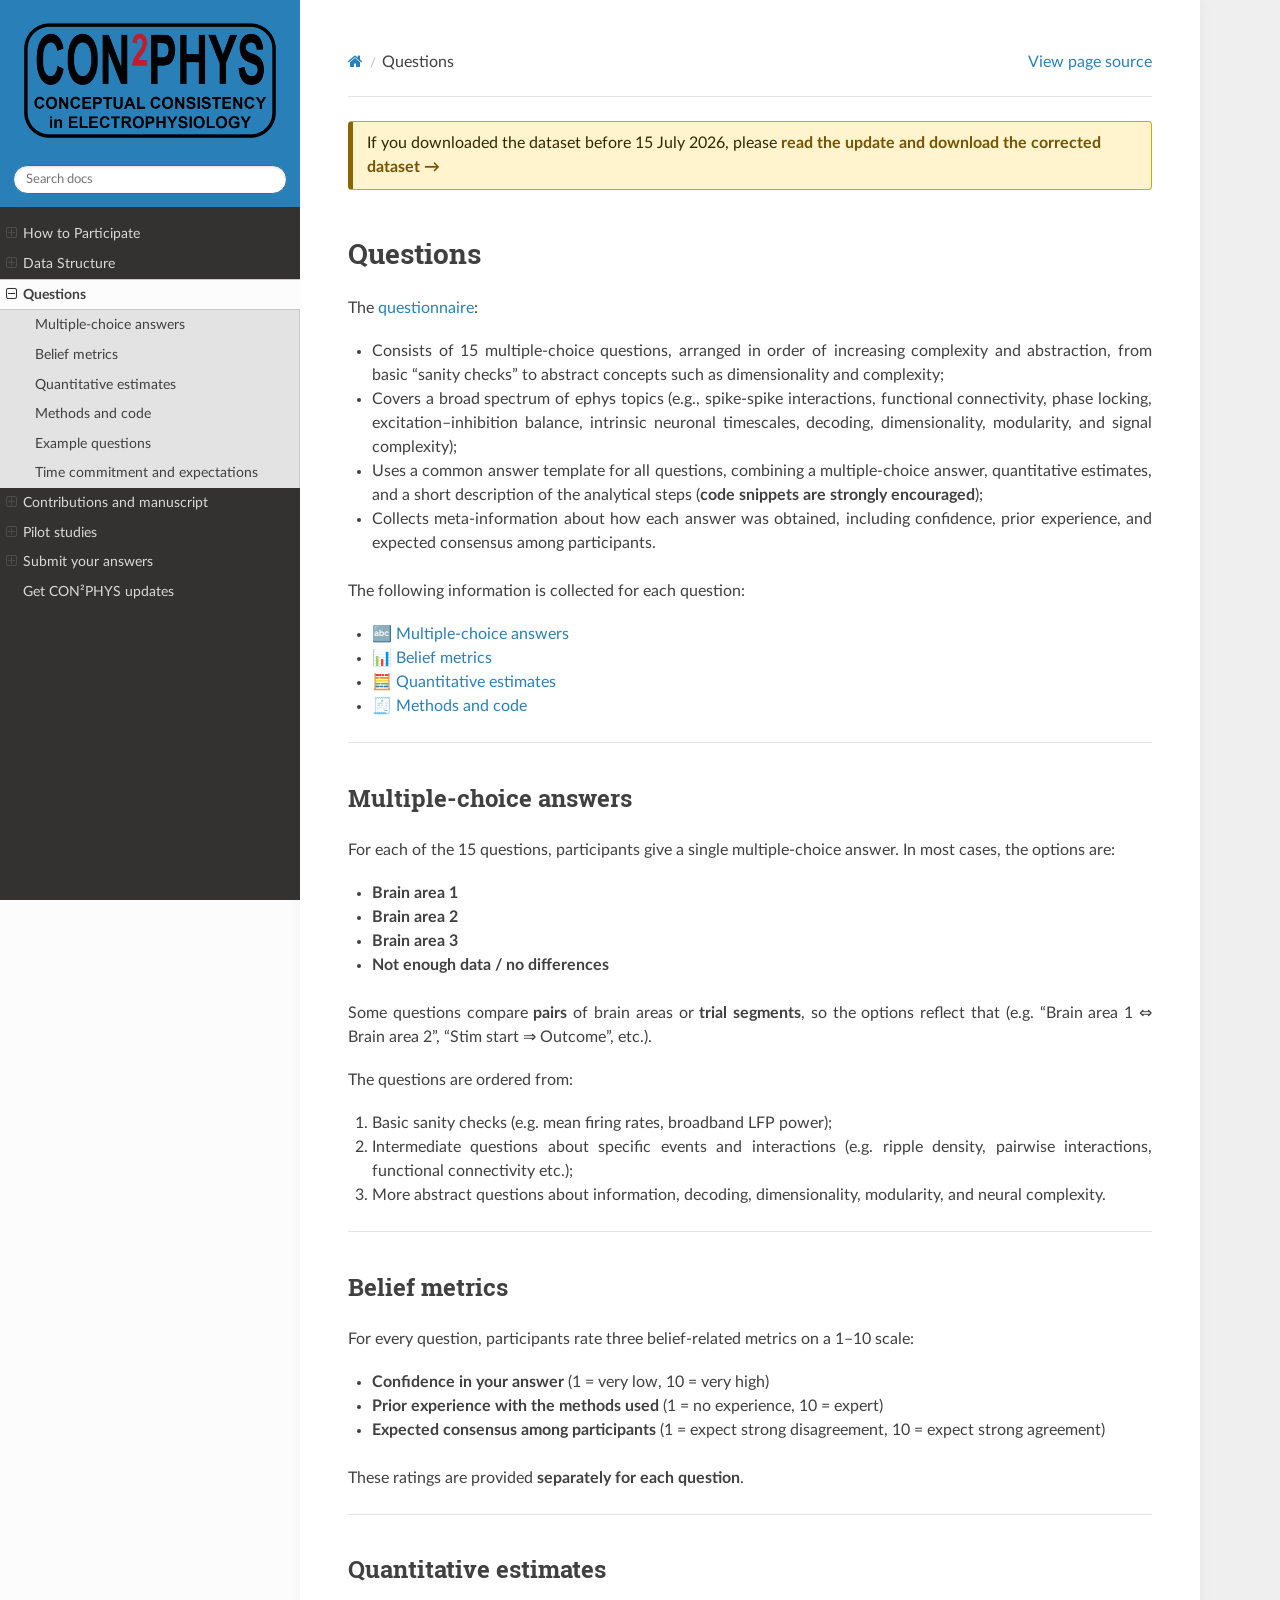
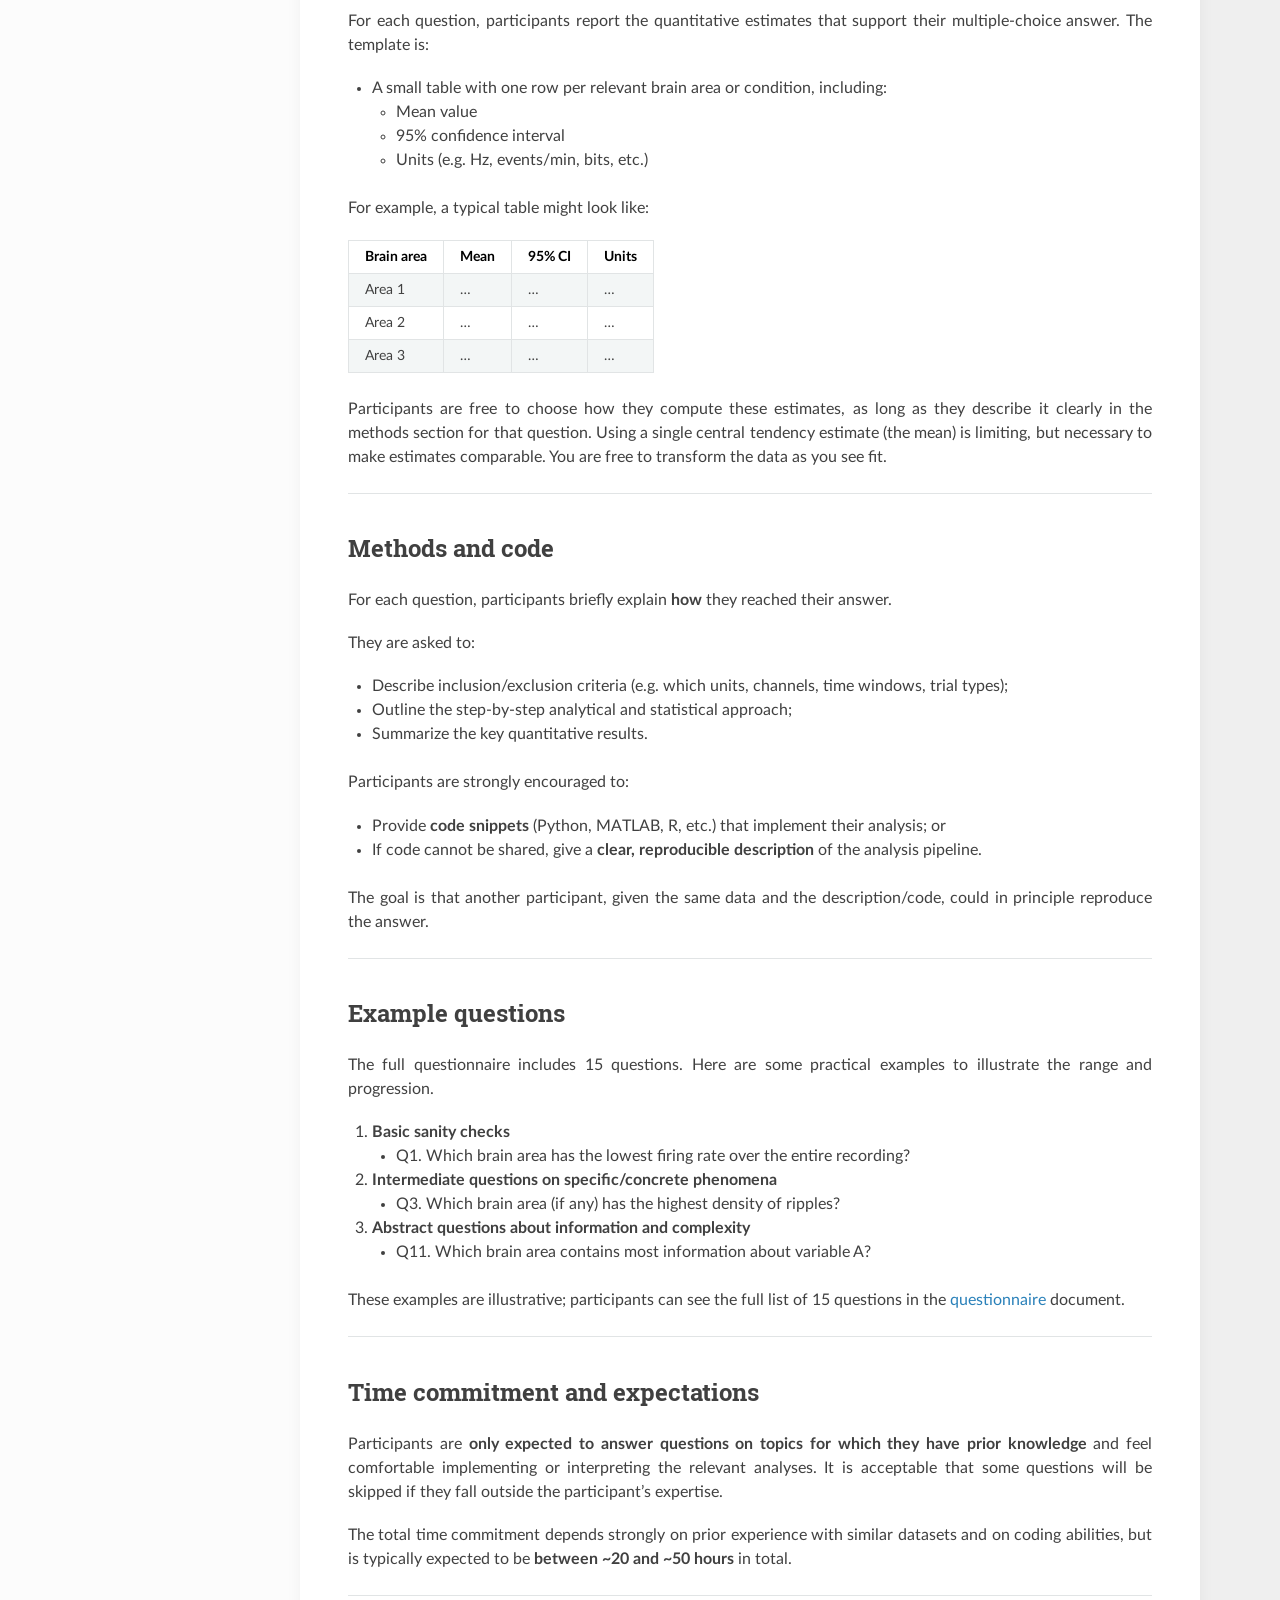
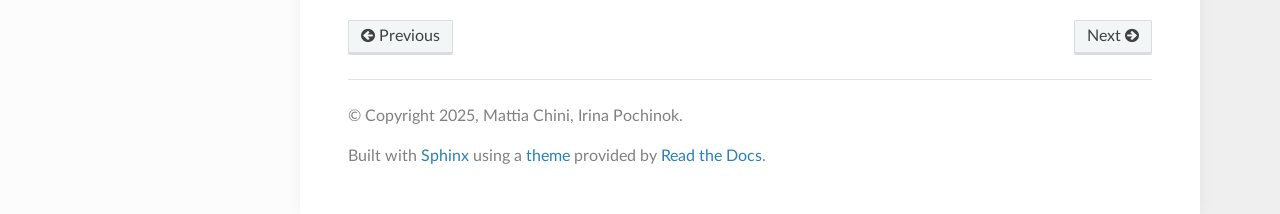
<file: questions.html>
<!DOCTYPE html>
<html class="writer-html5" lang="en" data-content_root="./">
<head>
  <meta charset="utf-8" /><meta name="viewport" content="width=device-width, initial-scale=1" />

  <meta name="viewport" content="width=device-width, initial-scale=1.0" />
  <title>Questions &mdash; CON2PHYS  documentation</title>
      <link rel="stylesheet" type="text/css" href="_static/pygments.css?v=b86133f3" />
      <link rel="stylesheet" type="text/css" href="_static/css/theme.css?v=9edc463e" />
      <link rel="stylesheet" type="text/css" href="_static/custom.css?v=a7a15117" />

  
    <link rel="canonical" href="https://mchini.github.io/con2phys/questions.html" />
      <script src="_static/jquery.js?v=5d32c60e"></script>
      <script src="_static/_sphinx_javascript_frameworks_compat.js?v=2cd50e6c"></script>
      <script src="_static/documentation_options.js?v=5929fcd5"></script>
      <script src="_static/doctools.js?v=fd6eb6e6"></script>
      <script src="_static/sphinx_highlight.js?v=6ffebe34"></script>
    <script src="_static/js/theme.js"></script>
    <link rel="index" title="Index" href="genindex.html" />
    <link rel="search" title="Search" href="search.html" />
    <link rel="next" title="Contributions and manuscript" href="contribution_and_manuscript.html" />
    <link rel="prev" title="Data Structure" href="data_structure.html" />
 
<script async src="https://scripts.simpleanalyticscdn.com/latest.js"></script>
<noscript><img src="https://queue.simpleanalyticscdn.com/noscript.gif" alt="" referrerpolicy="no-referrer-when-downgrade" /></noscript>

</head>

<body class="wy-body-for-nav"> 
  <div class="wy-grid-for-nav">
    <nav data-toggle="wy-nav-shift" class="wy-nav-side">
      <div class="wy-side-scroll">
        <div class="wy-side-nav-search" >

          
          
          <a href="index.html">
            
              <img src="_static/license-plate-logo.png" class="logo" alt="Logo"/>
          </a>
<div role="search">
  <form id="rtd-search-form" class="wy-form" action="search.html" method="get">
    <input type="text" name="q" placeholder="Search docs" aria-label="Search docs" />
    <input type="hidden" name="check_keywords" value="yes" />
    <input type="hidden" name="area" value="default" />
  </form>
</div>
        </div><div class="wy-menu wy-menu-vertical" data-spy="affix" role="navigation" aria-label="Navigation menu">
              <ul class="current">
<li class="toctree-l1"><a class="reference internal" href="how_to_participate.html">How to Participate</a><ul>
<li class="toctree-l2"><a class="reference internal" href="how_to_participate.html#step-1-download-the-data-and-the-questionnaire">Step 1: Download the data and the questionnaire</a></li>
<li class="toctree-l2"><a class="reference internal" href="how_to_participate.html#step-2-run-the-analysis">Step 2: Run the analysis</a></li>
<li class="toctree-l2"><a class="reference internal" href="how_to_participate.html#step-3-fill-out-the-questionnaire">Step 3: Fill out the questionnaire</a></li>
<li class="toctree-l2"><a class="reference internal" href="how_to_participate.html#step-4-submit-your-results">Step 4: Submit your results</a></li>
<li class="toctree-l2"><a class="reference internal" href="how_to_participate.html#important-details">Important details</a></li>
</ul>
</li>
<li class="toctree-l1"><a class="reference internal" href="data_structure.html">Data Structure</a><ul>
<li class="toctree-l2"><a class="reference internal" href="data_structure.html#trial-data">Trial Data</a></li>
<li class="toctree-l2"><a class="reference internal" href="data_structure.html#brain-area">Brain Area</a></li>
<li class="toctree-l2"><a class="reference internal" href="data_structure.html#spikes">Spikes</a></li>
<li class="toctree-l2"><a class="reference internal" href="data_structure.html#clusters">Clusters</a></li>
<li class="toctree-l2"><a class="reference internal" href="data_structure.html#waveforms">Waveforms</a></li>
<li class="toctree-l2"><a class="reference internal" href="data_structure.html#lfp">LFP</a></li>
</ul>
</li>
<li class="toctree-l1 current"><a class="current reference internal" href="#">Questions</a><ul>
<li class="toctree-l2"><a class="reference internal" href="#multiple-choice-answers">Multiple-choice answers</a></li>
<li class="toctree-l2"><a class="reference internal" href="#belief-metrics">Belief metrics</a></li>
<li class="toctree-l2"><a class="reference internal" href="#quantitative-estimates">Quantitative estimates</a></li>
<li class="toctree-l2"><a class="reference internal" href="#methods-and-code">Methods and code</a></li>
<li class="toctree-l2"><a class="reference internal" href="#example-questions">Example questions</a></li>
<li class="toctree-l2"><a class="reference internal" href="#time-commitment-and-expectations">Time commitment and expectations</a></li>
</ul>
</li>
<li class="toctree-l1"><a class="reference internal" href="contribution_and_manuscript.html">Contributions and manuscript</a><ul>
<li class="toctree-l2"><a class="reference internal" href="contribution_and_manuscript.html#contributions-and-authorship">Contributions and authorship</a></li>
<li class="toctree-l2"><a class="reference internal" href="contribution_and_manuscript.html#data-and-code-management">Data and code management</a></li>
</ul>
</li>
<li class="toctree-l1"><a class="reference internal" href="pilot_studies.html">Pilot studies</a><ul>
<li class="toctree-l2"><a class="reference internal" href="pilot_studies.html#pilot-study-1-bernstein-conference-2025-phd-symposium">Pilot study 1 – Bernstein Conference 2025 (PhD Symposium)</a></li>
<li class="toctree-l2"><a class="reference internal" href="pilot_studies.html#pilot-study-2-pre-cosyne-brainhack">Pilot study 2 – Pre-COSYNE Brainhack</a></li>
<li class="toctree-l2"><a class="reference internal" href="pilot_studies.html#pilot-study-3-pre-fens-brainhack">Pilot study 3 – Pre-FENS Brainhack</a></li>
<li class="toctree-l2"><a class="reference internal" href="pilot_studies.html#participating-in-both-a-pilot-study-and-the-full-con2phys-project">Participating in both a pilot study and the full CON²PHYS project?</a></li>
</ul>
</li>
<li class="toctree-l1"><a class="reference internal" href="submissions.html">Submit your answers</a><ul>
<li class="toctree-l2"><a class="reference internal" href="submissions.html#submission-form">Submission form</a></li>
</ul>
</li>
<li class="toctree-l1"><a class="reference internal" href="get_updates.html">Get CON²PHYS updates</a></li>
</ul>

        </div>
      </div>
    </nav>

    <section data-toggle="wy-nav-shift" class="wy-nav-content-wrap"><nav class="wy-nav-top" aria-label="Mobile navigation menu" >
          <i data-toggle="wy-nav-top" class="fa fa-bars"></i>
          <a href="index.html">CON2PHYS</a>
      </nav>

      <div class="wy-nav-content">
        <div class="rst-content">
          <div role="navigation" aria-label="Page navigation">
  <ul class="wy-breadcrumbs">
      <li><a href="index.html" class="icon icon-home" aria-label="Home"></a></li>
      <li class="breadcrumb-item active">Questions</li>
      <li class="wy-breadcrumbs-aside">
            <a href="_sources/questions.md.txt" rel="nofollow"> View page source</a>
      </li>
  </ul>
  <hr/>
</div>
          <div role="main" class="document" itemscope="itemscope" itemtype="http://schema.org/Article">
<div class="dataset-update-banner" role="status" aria-label="Dataset update">
  <div class="dataset-update-banner__content">
    If you downloaded the dataset before 15 July 2026, please
    <a href="how_to_participate.html#dataset-update-mouse-12"><strong>read the update and download the corrected dataset →</strong></a>
  </div>
</div>

           <div itemprop="articleBody">
             
  <section id="questions">
<h1>Questions<a class="headerlink" href="#questions" title="Link to this heading"></a></h1>
<p>The <a class="reference download internal" download="" href="_downloads/1bfae9b9acb0765876a9e0a8264805f2/questionnaire.pdf"><span class="xref download myst">questionnaire</span></a>:</p>
<ul class="simple">
<li><p>Consists of 15 multiple-choice questions, arranged in order of increasing complexity and abstraction, from basic “sanity checks” to abstract
concepts such as dimensionality and complexity;</p></li>
<li><p>Covers a broad spectrum of ephys topics (e.g., spike-spike interactions, functional connectivity, phase locking,
excitation–inhibition balance, intrinsic neuronal timescales, decoding, dimensionality, modularity, and signal complexity);</p></li>
<li><p>Uses a common answer template for all questions, combining a multiple-choice answer, quantitative estimates, and a short description of the analytical steps
(<strong>code snippets are strongly encouraged</strong>);</p></li>
<li><p>Collects meta-information about how each answer was obtained, including confidence, prior experience, and expected consensus among participants.</p></li>
</ul>
<p>The following information is collected for each question:</p>
<ul class="simple">
<li><p>🔤 <a class="reference internal" href="#multiple-choice-answers">Multiple-choice answers</a></p></li>
<li><p>📊 <a class="reference internal" href="#belief-metrics">Belief metrics</a></p></li>
<li><p>🧮 <a class="reference internal" href="#quantitative-estimates">Quantitative estimates</a></p></li>
<li><p>🧾 <a class="reference internal" href="#methods-and-code">Methods and code</a></p></li>
</ul>
<hr class="docutils" />
<section id="multiple-choice-answers">
<span id="id1"></span><h2>Multiple-choice answers<a class="headerlink" href="#multiple-choice-answers" title="Link to this heading"></a></h2>
<p>For each of the 15 questions, participants give a single multiple-choice answer. In most cases, the options are:</p>
<ul class="simple">
<li><p><strong>Brain area 1</strong></p></li>
<li><p><strong>Brain area 2</strong></p></li>
<li><p><strong>Brain area 3</strong></p></li>
<li><p><strong>Not enough data / no differences</strong></p></li>
</ul>
<p>Some questions compare <strong>pairs</strong> of brain areas or <strong>trial segments</strong>, so the options reflect that (e.g. “Brain area 1 ⇔ Brain area 2”,
“Stim start ⇒ Outcome”, etc.).</p>
<p>The questions are ordered from:</p>
<ol class="arabic simple">
<li><p>Basic sanity checks (e.g. mean firing rates, broadband LFP power);</p></li>
<li><p>Intermediate questions about specific events and interactions (e.g. ripple density, pairwise interactions, functional connectivity etc.);</p></li>
<li><p>More abstract questions about information, decoding, dimensionality, modularity, and neural complexity.</p></li>
</ol>
<hr class="docutils" />
</section>
<section id="belief-metrics">
<span id="id2"></span><h2>Belief metrics<a class="headerlink" href="#belief-metrics" title="Link to this heading"></a></h2>
<p>For every question, participants rate three belief-related metrics on a 1–10 scale:</p>
<ul class="simple">
<li><p><strong>Confidence in your answer</strong> (1 = very low, 10 = very high)</p></li>
<li><p><strong>Prior experience with the methods used</strong> (1 = no experience, 10 = expert)</p></li>
<li><p><strong>Expected consensus among participants</strong> (1 = expect strong disagreement, 10 = expect strong agreement)</p></li>
</ul>
<p>These ratings are provided <strong>separately for each question</strong>.</p>
<hr class="docutils" />
</section>
<section id="quantitative-estimates">
<span id="id3"></span><h2>Quantitative estimates<a class="headerlink" href="#quantitative-estimates" title="Link to this heading"></a></h2>
<p>For each question, participants report the quantitative estimates that support their multiple-choice answer. The template is:</p>
<ul class="simple">
<li><p>A small table with one row per relevant brain area or condition, including:</p>
<ul>
<li><p>Mean value</p></li>
<li><p>95% confidence interval</p></li>
<li><p>Units (e.g. Hz, events/min, bits, etc.)</p></li>
</ul>
</li>
</ul>
<p>For example, a typical table might look like:</p>
<table class="docutils align-default">
<thead>
<tr class="row-odd"><th class="head"><p>Brain area</p></th>
<th class="head"><p>Mean</p></th>
<th class="head"><p>95% CI</p></th>
<th class="head"><p>Units</p></th>
</tr>
</thead>
<tbody>
<tr class="row-even"><td><p>Area 1</p></td>
<td><p>…</p></td>
<td><p>…</p></td>
<td><p>…</p></td>
</tr>
<tr class="row-odd"><td><p>Area 2</p></td>
<td><p>…</p></td>
<td><p>…</p></td>
<td><p>…</p></td>
</tr>
<tr class="row-even"><td><p>Area 3</p></td>
<td><p>…</p></td>
<td><p>…</p></td>
<td><p>…</p></td>
</tr>
</tbody>
</table>
<p>Participants are free to choose how they compute these estimates, as long as they describe it clearly in the methods section for that question.
Using a single central tendency estimate (the mean) is limiting, but necessary to make estimates comparable. You are free to transform
the data as you see fit.</p>
<hr class="docutils" />
</section>
<section id="methods-and-code">
<span id="id4"></span><h2>Methods and code<a class="headerlink" href="#methods-and-code" title="Link to this heading"></a></h2>
<p>For each question, participants briefly explain <strong>how</strong> they reached their answer.</p>
<p>They are asked to:</p>
<ul class="simple">
<li><p>Describe inclusion/exclusion criteria (e.g. which units, channels, time windows, trial types);</p></li>
<li><p>Outline the step-by-step analytical and statistical approach;</p></li>
<li><p>Summarize the key quantitative results.</p></li>
</ul>
<p>Participants are strongly encouraged to:</p>
<ul class="simple">
<li><p>Provide <strong>code snippets</strong> (Python, MATLAB, R, etc.) that implement their analysis; or</p></li>
<li><p>If code cannot be shared, give a <strong>clear, reproducible description</strong> of the analysis pipeline.</p></li>
</ul>
<p>The goal is that another participant, given the same data and the description/code, could in principle reproduce the answer.</p>
<hr class="docutils" />
</section>
<section id="example-questions">
<span id="id5"></span><h2>Example questions<a class="headerlink" href="#example-questions" title="Link to this heading"></a></h2>
<p>The full questionnaire includes 15 questions. Here are some practical examples to illustrate the range and progression.</p>
<ol class="arabic simple">
<li><p><strong>Basic sanity checks</strong></p>
<ul class="simple">
<li><p>Q1. Which brain area has the lowest firing rate over the entire recording?</p></li>
</ul>
</li>
<li><p><strong>Intermediate questions on specific/concrete phenomena</strong></p>
<ul class="simple">
<li><p>Q3. Which brain area (if any) has the highest density of ripples?</p></li>
</ul>
</li>
<li><p><strong>Abstract questions about information and complexity</strong></p>
<ul class="simple">
<li><p>Q11. Which brain area contains most information about variable A?</p></li>
</ul>
</li>
</ol>
<p>These examples are illustrative; participants can see the full list of 15 questions in the <a class="reference download internal" download="" href="_downloads/1bfae9b9acb0765876a9e0a8264805f2/questionnaire.pdf"><span class="xref download myst">questionnaire</span></a> document.</p>
<hr class="docutils" />
</section>
<section id="time-commitment-and-expectations">
<span id="id6"></span><h2>Time commitment and expectations<a class="headerlink" href="#time-commitment-and-expectations" title="Link to this heading"></a></h2>
<p>Participants are <strong>only expected to answer questions on topics for which they have prior knowledge</strong>
and feel comfortable implementing or interpreting the relevant analyses.
It is acceptable that some questions will be skipped if they fall outside the participant’s expertise.</p>
<p>The total time commitment depends strongly on prior experience with similar datasets and on coding abilities, but is typically expected to be
<strong>between ~20 and ~50 hours</strong> in total.</p>
<hr class="docutils" />
</section>
</section>


           </div>
          </div>

          <footer><div class="rst-footer-buttons" role="navigation" aria-label="Footer">
        <a href="data_structure.html" class="btn btn-neutral float-left" title="Data Structure" accesskey="p" rel="prev"><span class="fa fa-arrow-circle-left" aria-hidden="true"></span> Previous</a>
        <a href="contribution_and_manuscript.html" class="btn btn-neutral float-right" title="Contributions and manuscript" accesskey="n" rel="next">Next <span class="fa fa-arrow-circle-right" aria-hidden="true"></span></a>
    </div>

  <hr/>

  <div role="contentinfo">
    <p>&#169; Copyright 2025, Mattia Chini, Irina Pochinok.</p>
  </div>

  Built with <a href="https://www.sphinx-doc.org/">Sphinx</a> using a
    <a href="https://github.com/readthedocs/sphinx_rtd_theme">theme</a>
    provided by <a href="https://readthedocs.org">Read the Docs</a>.
   

</footer>
        </div>
      </div>
    </section>
  </div>
  <script>
      jQuery(function () {
          SphinxRtdTheme.Navigation.enable(true);
      });
  </script> 

</body>
</html>
</file>
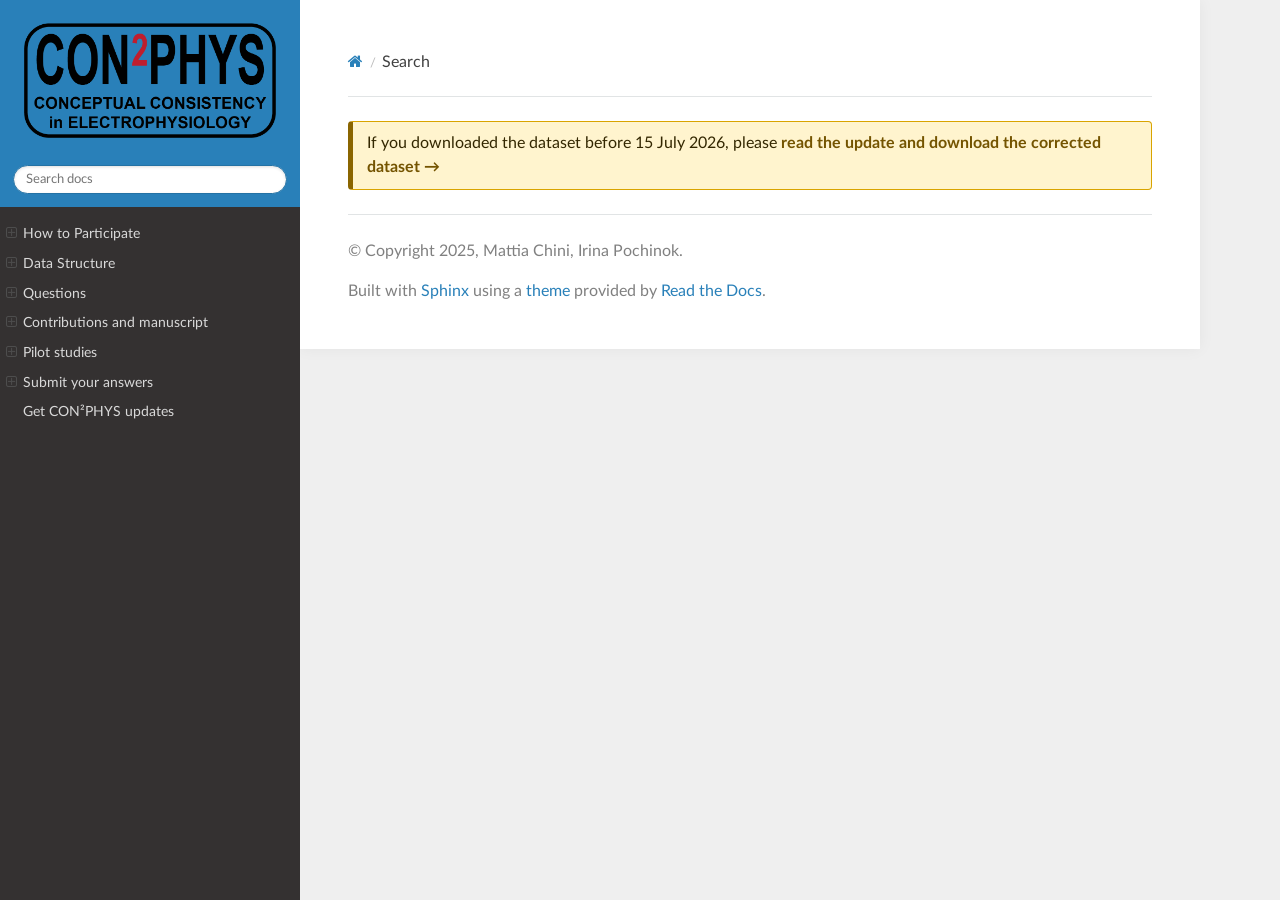
<file: search.html>
<!DOCTYPE html>
<html class="writer-html5" lang="en" data-content_root="./">
<head>
  <meta charset="utf-8" />
  <meta name="viewport" content="width=device-width, initial-scale=1.0" />
  <title>Search &mdash; CON2PHYS  documentation</title>
      <link rel="stylesheet" type="text/css" href="_static/pygments.css?v=b86133f3" />
      <link rel="stylesheet" type="text/css" href="_static/css/theme.css?v=9edc463e" />
      <link rel="stylesheet" type="text/css" href="_static/custom.css?v=a7a15117" />

  
    <link rel="canonical" href="https://mchini.github.io/con2phys/search.html" />
    
      <script src="_static/jquery.js?v=5d32c60e"></script>
      <script src="_static/_sphinx_javascript_frameworks_compat.js?v=2cd50e6c"></script>
      <script src="_static/documentation_options.js?v=5929fcd5"></script>
      <script src="_static/doctools.js?v=fd6eb6e6"></script>
      <script src="_static/sphinx_highlight.js?v=6ffebe34"></script>
    <script src="_static/js/theme.js"></script>
    <script src="_static/searchtools.js"></script>
    <script src="_static/language_data.js"></script>
    <link rel="index" title="Index" href="genindex.html" />
    <link rel="search" title="Search" href="#" />
 
<script async src="https://scripts.simpleanalyticscdn.com/latest.js"></script>
<noscript><img src="https://queue.simpleanalyticscdn.com/noscript.gif" alt="" referrerpolicy="no-referrer-when-downgrade" /></noscript>

</head>

<body class="wy-body-for-nav"> 
  <div class="wy-grid-for-nav">
    <nav data-toggle="wy-nav-shift" class="wy-nav-side">
      <div class="wy-side-scroll">
        <div class="wy-side-nav-search" >

          
          
          <a href="index.html">
            
              <img src="_static/license-plate-logo.png" class="logo" alt="Logo"/>
          </a>
<div role="search">
  <form id="rtd-search-form" class="wy-form" action="#" method="get">
    <input type="text" name="q" placeholder="Search docs" aria-label="Search docs" />
    <input type="hidden" name="check_keywords" value="yes" />
    <input type="hidden" name="area" value="default" />
  </form>
</div>
        </div><div class="wy-menu wy-menu-vertical" data-spy="affix" role="navigation" aria-label="Navigation menu">
              <ul>
<li class="toctree-l1"><a class="reference internal" href="how_to_participate.html">How to Participate</a><ul>
<li class="toctree-l2"><a class="reference internal" href="how_to_participate.html#step-1-download-the-data-and-the-questionnaire">Step 1: Download the data and the questionnaire</a></li>
<li class="toctree-l2"><a class="reference internal" href="how_to_participate.html#step-2-run-the-analysis">Step 2: Run the analysis</a></li>
<li class="toctree-l2"><a class="reference internal" href="how_to_participate.html#step-3-fill-out-the-questionnaire">Step 3: Fill out the questionnaire</a></li>
<li class="toctree-l2"><a class="reference internal" href="how_to_participate.html#step-4-submit-your-results">Step 4: Submit your results</a></li>
<li class="toctree-l2"><a class="reference internal" href="how_to_participate.html#important-details">Important details</a></li>
</ul>
</li>
<li class="toctree-l1"><a class="reference internal" href="data_structure.html">Data Structure</a><ul>
<li class="toctree-l2"><a class="reference internal" href="data_structure.html#trial-data">Trial Data</a></li>
<li class="toctree-l2"><a class="reference internal" href="data_structure.html#brain-area">Brain Area</a></li>
<li class="toctree-l2"><a class="reference internal" href="data_structure.html#spikes">Spikes</a></li>
<li class="toctree-l2"><a class="reference internal" href="data_structure.html#clusters">Clusters</a></li>
<li class="toctree-l2"><a class="reference internal" href="data_structure.html#waveforms">Waveforms</a></li>
<li class="toctree-l2"><a class="reference internal" href="data_structure.html#lfp">LFP</a></li>
</ul>
</li>
<li class="toctree-l1"><a class="reference internal" href="questions.html">Questions</a><ul>
<li class="toctree-l2"><a class="reference internal" href="questions.html#multiple-choice-answers">Multiple-choice answers</a></li>
<li class="toctree-l2"><a class="reference internal" href="questions.html#belief-metrics">Belief metrics</a></li>
<li class="toctree-l2"><a class="reference internal" href="questions.html#quantitative-estimates">Quantitative estimates</a></li>
<li class="toctree-l2"><a class="reference internal" href="questions.html#methods-and-code">Methods and code</a></li>
<li class="toctree-l2"><a class="reference internal" href="questions.html#example-questions">Example questions</a></li>
<li class="toctree-l2"><a class="reference internal" href="questions.html#time-commitment-and-expectations">Time commitment and expectations</a></li>
</ul>
</li>
<li class="toctree-l1"><a class="reference internal" href="contribution_and_manuscript.html">Contributions and manuscript</a><ul>
<li class="toctree-l2"><a class="reference internal" href="contribution_and_manuscript.html#contributions-and-authorship">Contributions and authorship</a></li>
<li class="toctree-l2"><a class="reference internal" href="contribution_and_manuscript.html#data-and-code-management">Data and code management</a></li>
</ul>
</li>
<li class="toctree-l1"><a class="reference internal" href="pilot_studies.html">Pilot studies</a><ul>
<li class="toctree-l2"><a class="reference internal" href="pilot_studies.html#pilot-study-1-bernstein-conference-2025-phd-symposium">Pilot study 1 – Bernstein Conference 2025 (PhD Symposium)</a></li>
<li class="toctree-l2"><a class="reference internal" href="pilot_studies.html#pilot-study-2-pre-cosyne-brainhack">Pilot study 2 – Pre-COSYNE Brainhack</a></li>
<li class="toctree-l2"><a class="reference internal" href="pilot_studies.html#pilot-study-3-pre-fens-brainhack">Pilot study 3 – Pre-FENS Brainhack</a></li>
<li class="toctree-l2"><a class="reference internal" href="pilot_studies.html#participating-in-both-a-pilot-study-and-the-full-con2phys-project">Participating in both a pilot study and the full CON²PHYS project?</a></li>
</ul>
</li>
<li class="toctree-l1"><a class="reference internal" href="submissions.html">Submit your answers</a><ul>
<li class="toctree-l2"><a class="reference internal" href="submissions.html#submission-form">Submission form</a></li>
</ul>
</li>
<li class="toctree-l1"><a class="reference internal" href="get_updates.html">Get CON²PHYS updates</a></li>
</ul>

        </div>
      </div>
    </nav>

    <section data-toggle="wy-nav-shift" class="wy-nav-content-wrap"><nav class="wy-nav-top" aria-label="Mobile navigation menu" >
          <i data-toggle="wy-nav-top" class="fa fa-bars"></i>
          <a href="index.html">CON2PHYS</a>
      </nav>

      <div class="wy-nav-content">
        <div class="rst-content">
          <div role="navigation" aria-label="Page navigation">
  <ul class="wy-breadcrumbs">
      <li><a href="index.html" class="icon icon-home" aria-label="Home"></a></li>
      <li class="breadcrumb-item active">Search</li>
      <li class="wy-breadcrumbs-aside">
      </li>
  </ul>
  <hr/>
</div>
          <div role="main" class="document" itemscope="itemscope" itemtype="http://schema.org/Article">
<div class="dataset-update-banner" role="status" aria-label="Dataset update">
  <div class="dataset-update-banner__content">
    If you downloaded the dataset before 15 July 2026, please
    <a href="how_to_participate.html#dataset-update-mouse-12"><strong>read the update and download the corrected dataset →</strong></a>
  </div>
</div>

           <div itemprop="articleBody">
             
  <noscript>
  <div id="fallback" class="admonition warning">
    <p class="last">
      Please activate JavaScript to enable the search functionality.
    </p>
  </div>
  </noscript>

  
  <div id="search-results">
  
  </div>

           </div>
          </div>

          <footer>

  <hr/>

  <div role="contentinfo">
    <p>&#169; Copyright 2025, Mattia Chini, Irina Pochinok.</p>
  </div>

  Built with <a href="https://www.sphinx-doc.org/">Sphinx</a> using a
    <a href="https://github.com/readthedocs/sphinx_rtd_theme">theme</a>
    provided by <a href="https://readthedocs.org">Read the Docs</a>.
   

</footer>
        </div>
      </div>
    </section>
  </div>
  <script>
      jQuery(function () {
          SphinxRtdTheme.Navigation.enable(true);
      });
  </script>
  <script>
    jQuery(function() { Search.loadIndex("searchindex.js"); });
  </script>
  
  <script id="searchindexloader"></script>
   


</body>
</html>
</file>
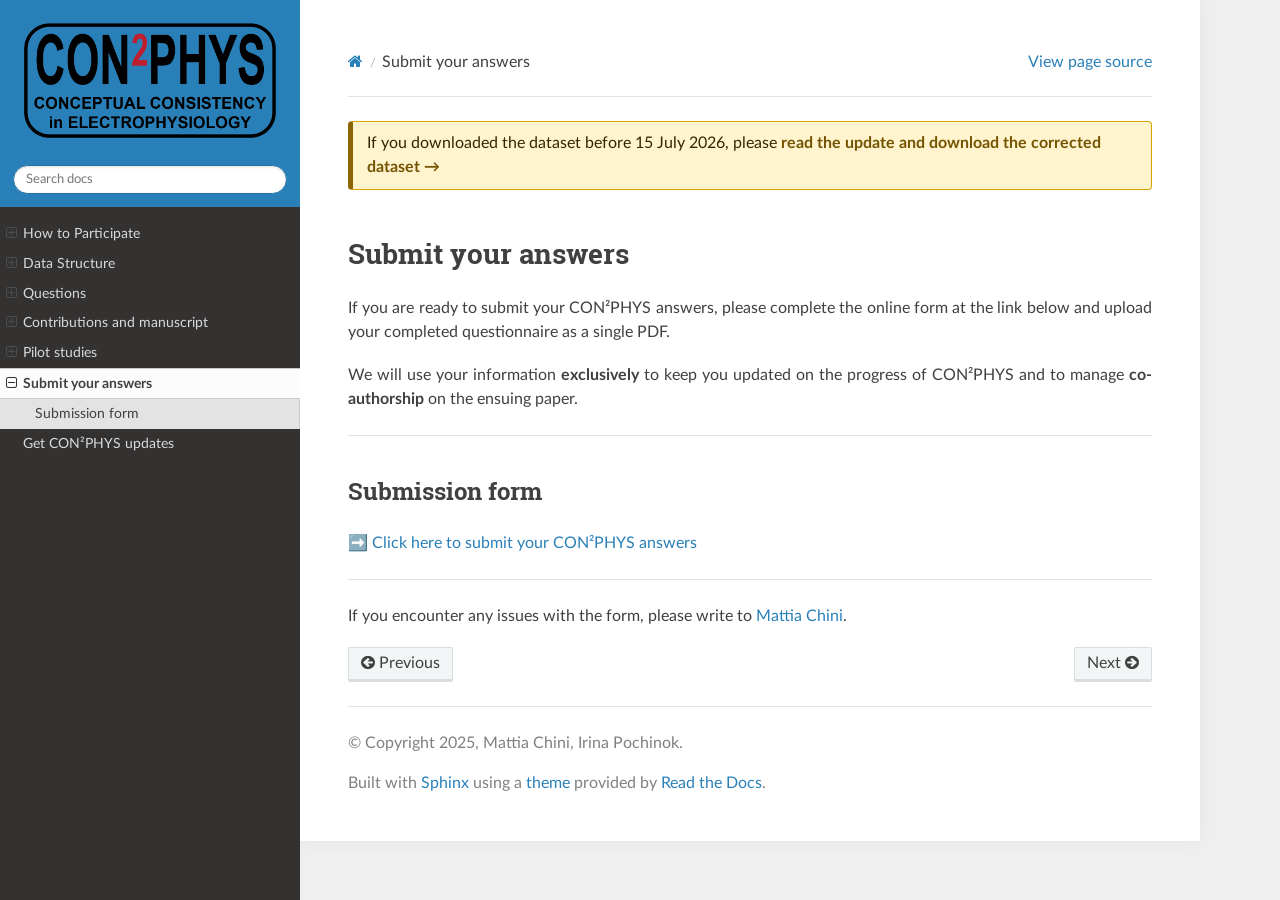
<file: submissions.html>
<!DOCTYPE html>
<html class="writer-html5" lang="en" data-content_root="./">
<head>
  <meta charset="utf-8" /><meta name="viewport" content="width=device-width, initial-scale=1" />

  <meta name="viewport" content="width=device-width, initial-scale=1.0" />
  <title>Submit your answers &mdash; CON2PHYS  documentation</title>
      <link rel="stylesheet" type="text/css" href="_static/pygments.css?v=b86133f3" />
      <link rel="stylesheet" type="text/css" href="_static/css/theme.css?v=9edc463e" />
      <link rel="stylesheet" type="text/css" href="_static/custom.css?v=a7a15117" />

  
    <link rel="canonical" href="https://mchini.github.io/con2phys/submissions.html" />
      <script src="_static/jquery.js?v=5d32c60e"></script>
      <script src="_static/_sphinx_javascript_frameworks_compat.js?v=2cd50e6c"></script>
      <script src="_static/documentation_options.js?v=5929fcd5"></script>
      <script src="_static/doctools.js?v=fd6eb6e6"></script>
      <script src="_static/sphinx_highlight.js?v=6ffebe34"></script>
    <script src="_static/js/theme.js"></script>
    <link rel="index" title="Index" href="genindex.html" />
    <link rel="search" title="Search" href="search.html" />
    <link rel="next" title="Get CON²PHYS updates" href="get_updates.html" />
    <link rel="prev" title="Pilot studies" href="pilot_studies.html" />
 
<script async src="https://scripts.simpleanalyticscdn.com/latest.js"></script>
<noscript><img src="https://queue.simpleanalyticscdn.com/noscript.gif" alt="" referrerpolicy="no-referrer-when-downgrade" /></noscript>

</head>

<body class="wy-body-for-nav"> 
  <div class="wy-grid-for-nav">
    <nav data-toggle="wy-nav-shift" class="wy-nav-side">
      <div class="wy-side-scroll">
        <div class="wy-side-nav-search" >

          
          
          <a href="index.html">
            
              <img src="_static/license-plate-logo.png" class="logo" alt="Logo"/>
          </a>
<div role="search">
  <form id="rtd-search-form" class="wy-form" action="search.html" method="get">
    <input type="text" name="q" placeholder="Search docs" aria-label="Search docs" />
    <input type="hidden" name="check_keywords" value="yes" />
    <input type="hidden" name="area" value="default" />
  </form>
</div>
        </div><div class="wy-menu wy-menu-vertical" data-spy="affix" role="navigation" aria-label="Navigation menu">
              <ul class="current">
<li class="toctree-l1"><a class="reference internal" href="how_to_participate.html">How to Participate</a><ul>
<li class="toctree-l2"><a class="reference internal" href="how_to_participate.html#step-1-download-the-data-and-the-questionnaire">Step 1: Download the data and the questionnaire</a></li>
<li class="toctree-l2"><a class="reference internal" href="how_to_participate.html#step-2-run-the-analysis">Step 2: Run the analysis</a></li>
<li class="toctree-l2"><a class="reference internal" href="how_to_participate.html#step-3-fill-out-the-questionnaire">Step 3: Fill out the questionnaire</a></li>
<li class="toctree-l2"><a class="reference internal" href="how_to_participate.html#step-4-submit-your-results">Step 4: Submit your results</a></li>
<li class="toctree-l2"><a class="reference internal" href="how_to_participate.html#important-details">Important details</a></li>
</ul>
</li>
<li class="toctree-l1"><a class="reference internal" href="data_structure.html">Data Structure</a><ul>
<li class="toctree-l2"><a class="reference internal" href="data_structure.html#trial-data">Trial Data</a></li>
<li class="toctree-l2"><a class="reference internal" href="data_structure.html#brain-area">Brain Area</a></li>
<li class="toctree-l2"><a class="reference internal" href="data_structure.html#spikes">Spikes</a></li>
<li class="toctree-l2"><a class="reference internal" href="data_structure.html#clusters">Clusters</a></li>
<li class="toctree-l2"><a class="reference internal" href="data_structure.html#waveforms">Waveforms</a></li>
<li class="toctree-l2"><a class="reference internal" href="data_structure.html#lfp">LFP</a></li>
</ul>
</li>
<li class="toctree-l1"><a class="reference internal" href="questions.html">Questions</a><ul>
<li class="toctree-l2"><a class="reference internal" href="questions.html#multiple-choice-answers">Multiple-choice answers</a></li>
<li class="toctree-l2"><a class="reference internal" href="questions.html#belief-metrics">Belief metrics</a></li>
<li class="toctree-l2"><a class="reference internal" href="questions.html#quantitative-estimates">Quantitative estimates</a></li>
<li class="toctree-l2"><a class="reference internal" href="questions.html#methods-and-code">Methods and code</a></li>
<li class="toctree-l2"><a class="reference internal" href="questions.html#example-questions">Example questions</a></li>
<li class="toctree-l2"><a class="reference internal" href="questions.html#time-commitment-and-expectations">Time commitment and expectations</a></li>
</ul>
</li>
<li class="toctree-l1"><a class="reference internal" href="contribution_and_manuscript.html">Contributions and manuscript</a><ul>
<li class="toctree-l2"><a class="reference internal" href="contribution_and_manuscript.html#contributions-and-authorship">Contributions and authorship</a></li>
<li class="toctree-l2"><a class="reference internal" href="contribution_and_manuscript.html#data-and-code-management">Data and code management</a></li>
</ul>
</li>
<li class="toctree-l1"><a class="reference internal" href="pilot_studies.html">Pilot studies</a><ul>
<li class="toctree-l2"><a class="reference internal" href="pilot_studies.html#pilot-study-1-bernstein-conference-2025-phd-symposium">Pilot study 1 – Bernstein Conference 2025 (PhD Symposium)</a></li>
<li class="toctree-l2"><a class="reference internal" href="pilot_studies.html#pilot-study-2-pre-cosyne-brainhack">Pilot study 2 – Pre-COSYNE Brainhack</a></li>
<li class="toctree-l2"><a class="reference internal" href="pilot_studies.html#pilot-study-3-pre-fens-brainhack">Pilot study 3 – Pre-FENS Brainhack</a></li>
<li class="toctree-l2"><a class="reference internal" href="pilot_studies.html#participating-in-both-a-pilot-study-and-the-full-con2phys-project">Participating in both a pilot study and the full CON²PHYS project?</a></li>
</ul>
</li>
<li class="toctree-l1 current"><a class="current reference internal" href="#">Submit your answers</a><ul>
<li class="toctree-l2"><a class="reference internal" href="#submission-form">Submission form</a></li>
</ul>
</li>
<li class="toctree-l1"><a class="reference internal" href="get_updates.html">Get CON²PHYS updates</a></li>
</ul>

        </div>
      </div>
    </nav>

    <section data-toggle="wy-nav-shift" class="wy-nav-content-wrap"><nav class="wy-nav-top" aria-label="Mobile navigation menu" >
          <i data-toggle="wy-nav-top" class="fa fa-bars"></i>
          <a href="index.html">CON2PHYS</a>
      </nav>

      <div class="wy-nav-content">
        <div class="rst-content">
          <div role="navigation" aria-label="Page navigation">
  <ul class="wy-breadcrumbs">
      <li><a href="index.html" class="icon icon-home" aria-label="Home"></a></li>
      <li class="breadcrumb-item active">Submit your answers</li>
      <li class="wy-breadcrumbs-aside">
            <a href="_sources/submissions.md.txt" rel="nofollow"> View page source</a>
      </li>
  </ul>
  <hr/>
</div>
          <div role="main" class="document" itemscope="itemscope" itemtype="http://schema.org/Article">
<div class="dataset-update-banner" role="status" aria-label="Dataset update">
  <div class="dataset-update-banner__content">
    If you downloaded the dataset before 15 July 2026, please
    <a href="how_to_participate.html#dataset-update-mouse-12"><strong>read the update and download the corrected dataset →</strong></a>
  </div>
</div>

           <div itemprop="articleBody">
             
  <section id="submit-your-answers">
<h1>Submit your answers<a class="headerlink" href="#submit-your-answers" title="Link to this heading"></a></h1>
<p>If you are ready to submit your CON²PHYS answers, please complete the online form at the link below and upload your completed questionnaire as a single PDF.</p>
<p>We will use your information <strong>exclusively</strong> to keep you updated on the progress of CON²PHYS and to manage <strong>co-authorship</strong> on the ensuing paper.</p>
<hr class="docutils" />
<section id="submission-form">
<h2>Submission form<a class="headerlink" href="#submission-form" title="Link to this heading"></a></h2>
<p><a class="reference external" href="https://forms.gle/kJb3FRELiZ5mYXRt9">➡️ Click here to submit your CON²PHYS answers</a></p>
<hr class="docutils" />
<p>If you encounter any issues with the form, please write to <a class="reference external" href="mailto:mchini&#37;&#52;&#48;uliege&#46;be">Mattia Chini</a>.</p>
</section>
</section>


           </div>
          </div>

          <footer><div class="rst-footer-buttons" role="navigation" aria-label="Footer">
        <a href="pilot_studies.html" class="btn btn-neutral float-left" title="Pilot studies" accesskey="p" rel="prev"><span class="fa fa-arrow-circle-left" aria-hidden="true"></span> Previous</a>
        <a href="get_updates.html" class="btn btn-neutral float-right" title="Get CON²PHYS updates" accesskey="n" rel="next">Next <span class="fa fa-arrow-circle-right" aria-hidden="true"></span></a>
    </div>

  <hr/>

  <div role="contentinfo">
    <p>&#169; Copyright 2025, Mattia Chini, Irina Pochinok.</p>
  </div>

  Built with <a href="https://www.sphinx-doc.org/">Sphinx</a> using a
    <a href="https://github.com/readthedocs/sphinx_rtd_theme">theme</a>
    provided by <a href="https://readthedocs.org">Read the Docs</a>.
   

</footer>
        </div>
      </div>
    </section>
  </div>
  <script>
      jQuery(function () {
          SphinxRtdTheme.Navigation.enable(true);
      });
  </script> 

</body>
</html>
</file>
<file: _static/pygments.css>
pre { line-height: 125%; }
td.linenos .normal { color: inherit; background-color: transparent; padding-left: 5px; padding-right: 5px; }
span.linenos { color: inherit; background-color: transparent; padding-left: 5px; padding-right: 5px; }
td.linenos .special { color: #000000; background-color: #ffffc0; padding-left: 5px; padding-right: 5px; }
span.linenos.special { color: #000000; background-color: #ffffc0; padding-left: 5px; padding-right: 5px; }
.highlight .hll { background-color: #ffffcc }
.highlight { background: #f8f8f8; }
.highlight .c { color: #3D7B7B; font-style: italic } /* Comment */
.highlight .err { border: 1px solid #F00 } /* Error */
.highlight .k { color: #008000; font-weight: bold } /* Keyword */
.highlight .o { color: #666 } /* Operator */
.highlight .ch { color: #3D7B7B; font-style: italic } /* Comment.Hashbang */
.highlight .cm { color: #3D7B7B; font-style: italic } /* Comment.Multiline */
.highlight .cp { color: #9C6500 } /* Comment.Preproc */
.highlight .cpf { color: #3D7B7B; font-style: italic } /* Comment.PreprocFile */
.highlight .c1 { color: #3D7B7B; font-style: italic } /* Comment.Single */
.highlight .cs { color: #3D7B7B; font-style: italic } /* Comment.Special */
.highlight .gd { color: #A00000 } /* Generic.Deleted */
.highlight .ge { font-style: italic } /* Generic.Emph */
.highlight .ges { font-weight: bold; font-style: italic } /* Generic.EmphStrong */
.highlight .gr { color: #E40000 } /* Generic.Error */
.highlight .gh { color: #000080; font-weight: bold } /* Generic.Heading */
.highlight .gi { color: #008400 } /* Generic.Inserted */
.highlight .go { color: #717171 } /* Generic.Output */
.highlight .gp { color: #000080; font-weight: bold } /* Generic.Prompt */
.highlight .gs { font-weight: bold } /* Generic.Strong */
.highlight .gu { color: #800080; font-weight: bold } /* Generic.Subheading */
.highlight .gt { color: #04D } /* Generic.Traceback */
.highlight .kc { color: #008000; font-weight: bold } /* Keyword.Constant */
.highlight .kd { color: #008000; font-weight: bold } /* Keyword.Declaration */
.highlight .kn { color: #008000; font-weight: bold } /* Keyword.Namespace */
.highlight .kp { color: #008000 } /* Keyword.Pseudo */
.highlight .kr { color: #008000; font-weight: bold } /* Keyword.Reserved */
.highlight .kt { color: #B00040 } /* Keyword.Type */
.highlight .m { color: #666 } /* Literal.Number */
.highlight .s { color: #BA2121 } /* Literal.String */
.highlight .na { color: #687822 } /* Name.Attribute */
.highlight .nb { color: #008000 } /* Name.Builtin */
.highlight .nc { color: #00F; font-weight: bold } /* Name.Class */
.highlight .no { color: #800 } /* Name.Constant */
.highlight .nd { color: #A2F } /* Name.Decorator */
.highlight .ni { color: #717171; font-weight: bold } /* Name.Entity */
.highlight .ne { color: #CB3F38; font-weight: bold } /* Name.Exception */
.highlight .nf { color: #00F } /* Name.Function */
.highlight .nl { color: #767600 } /* Name.Label */
.highlight .nn { color: #00F; font-weight: bold } /* Name.Namespace */
.highlight .nt { color: #008000; font-weight: bold } /* Name.Tag */
.highlight .nv { color: #19177C } /* Name.Variable */
.highlight .ow { color: #A2F; font-weight: bold } /* Operator.Word */
.highlight .w { color: #BBB } /* Text.Whitespace */
.highlight .mb { color: #666 } /* Literal.Number.Bin */
.highlight .mf { color: #666 } /* Literal.Number.Float */
.highlight .mh { color: #666 } /* Literal.Number.Hex */
.highlight .mi { color: #666 } /* Literal.Number.Integer */
.highlight .mo { color: #666 } /* Literal.Number.Oct */
.highlight .sa { color: #BA2121 } /* Literal.String.Affix */
.highlight .sb { color: #BA2121 } /* Literal.String.Backtick */
.highlight .sc { color: #BA2121 } /* Literal.String.Char */
.highlight .dl { color: #BA2121 } /* Literal.String.Delimiter */
.highlight .sd { color: #BA2121; font-style: italic } /* Literal.String.Doc */
.highlight .s2 { color: #BA2121 } /* Literal.String.Double */
.highlight .se { color: #AA5D1F; font-weight: bold } /* Literal.String.Escape */
.highlight .sh { color: #BA2121 } /* Literal.String.Heredoc */
.highlight .si { color: #A45A77; font-weight: bold } /* Literal.String.Interpol */
.highlight .sx { color: #008000 } /* Literal.String.Other */
.highlight .sr { color: #A45A77 } /* Literal.String.Regex */
.highlight .s1 { color: #BA2121 } /* Literal.String.Single */
.highlight .ss { color: #19177C } /* Literal.String.Symbol */
.highlight .bp { color: #008000 } /* Name.Builtin.Pseudo */
.highlight .fm { color: #00F } /* Name.Function.Magic */
.highlight .vc { color: #19177C } /* Name.Variable.Class */
.highlight .vg { color: #19177C } /* Name.Variable.Global */
.highlight .vi { color: #19177C } /* Name.Variable.Instance */
.highlight .vm { color: #19177C } /* Name.Variable.Magic */
.highlight .il { color: #666 } /* Literal.Number.Integer.Long */
</file>
<file: _static/css/theme.css>
html{box-sizing:border-box}*,:after,:before{box-sizing:inherit}article,aside,details,figcaption,figure,footer,header,hgroup,nav,section{display:block}audio,canvas,video{display:inline-block;*display:inline;*zoom:1}[hidden],audio:not([controls]){display:none}*{-webkit-box-sizing:border-box;-moz-box-sizing:border-box;box-sizing:border-box}html{font-size:100%;-webkit-text-size-adjust:100%;-ms-text-size-adjust:100%}body{margin:0}a:active,a:hover{outline:0}abbr[title]{border-bottom:1px dotted}b,strong{font-weight:700}blockquote{margin:0}dfn{font-style:italic}ins{background:#ff9;text-decoration:none}ins,mark{color:#000}mark{background:#ff0;font-style:italic;font-weight:700}.rst-content code,.rst-content tt,code,kbd,pre,samp{font-family:monospace,serif;_font-family:courier new,monospace;font-size:1em}pre{white-space:pre}q{quotes:none}q:after,q:before{content:"";content:none}small{font-size:85%}sub,sup{font-size:75%;line-height:0;position:relative;vertical-align:baseline}sup{top:-.5em}sub{bottom:-.25em}dl,ol,ul{margin:0;padding:0;list-style:none;list-style-image:none}li{list-style:none}dd{margin:0}img{border:0;-ms-interpolation-mode:bicubic;vertical-align:middle;max-width:100%}svg:not(:root){overflow:hidden}figure,form{margin:0}label{cursor:pointer}button,input,select,textarea{font-size:100%;margin:0;vertical-align:baseline;*vertical-align:middle}button,input{line-height:normal}button,input[type=button],input[type=reset],input[type=submit]{cursor:pointer;-webkit-appearance:button;*overflow:visible}button[disabled],input[disabled]{cursor:default}input[type=search]{-webkit-appearance:textfield;-moz-box-sizing:content-box;-webkit-box-sizing:content-box;box-sizing:content-box}textarea{resize:vertical}table{border-collapse:collapse;border-spacing:0}td{vertical-align:top}.chromeframe{margin:.2em 0;background:#ccc;color:#000;padding:.2em 0}.ir{display:block;border:0;text-indent:-999em;overflow:hidden;background-color:transparent;background-repeat:no-repeat;text-align:left;direction:ltr;*line-height:0}.ir br{display:none}.hidden{display:none!important;visibility:hidden}.visuallyhidden{border:0;clip:rect(0 0 0 0);height:1px;margin:-1px;overflow:hidden;padding:0;position:absolute;width:1px}.visuallyhidden.focusable:active,.visuallyhidden.focusable:focus{clip:auto;height:auto;margin:0;overflow:visible;position:static;width:auto}.invisible{visibility:hidden}.relative{position:relative}big,small{font-size:100%}@media print{body,html,section{background:none!important}*{box-shadow:none!important;text-shadow:none!important;filter:none!important;-ms-filter:none!important}a,a:visited{text-decoration:underline}.ir a:after,a[href^="#"]:after,a[href^="javascript:"]:after{content:""}blockquote,pre{page-break-inside:avoid}thead{display:table-header-group}img,tr{page-break-inside:avoid}img{max-width:100%!important}@page{margin:.5cm}.rst-content .toctree-wrapper>p.caption,h2,h3,p{orphans:3;widows:3}.rst-content .toctree-wrapper>p.caption,h2,h3{page-break-after:avoid}}.btn,.fa:before,.icon:before,.rst-content .admonition,.rst-content .admonition-title:before,.rst-content .admonition-todo,.rst-content .attention,.rst-content .caution,.rst-content .code-block-caption .headerlink:before,.rst-content .danger,.rst-content .eqno .headerlink:before,.rst-content .error,.rst-content .hint,.rst-content .important,.rst-content .note,.rst-content .seealso,.rst-content .tip,.rst-content .warning,.rst-content code.download span:first-child:before,.rst-content dl dt .headerlink:before,.rst-content h1 .headerlink:before,.rst-content h2 .headerlink:before,.rst-content h3 .headerlink:before,.rst-content h4 .headerlink:before,.rst-content h5 .headerlink:before,.rst-content h6 .headerlink:before,.rst-content p.caption .headerlink:before,.rst-content p .headerlink:before,.rst-content table>caption .headerlink:before,.rst-content tt.download span:first-child:before,.wy-alert,.wy-dropdown .caret:before,.wy-inline-validate.wy-inline-validate-danger .wy-input-context:before,.wy-inline-validate.wy-inline-validate-info .wy-input-context:before,.wy-inline-validate.wy-inline-validate-success .wy-input-context:before,.wy-inline-validate.wy-inline-validate-warning .wy-input-context:before,.wy-menu-vertical li.current>a button.toctree-expand:before,.wy-menu-vertical li.on a button.toctree-expand:before,.wy-menu-vertical li button.toctree-expand:before,input[type=color],input[type=date],input[type=datetime-local],input[type=datetime],input[type=email],input[type=month],input[type=number],input[type=password],input[type=search],input[type=tel],input[type=text],input[type=time],input[type=url],input[type=week],select,textarea{-webkit-font-smoothing:antialiased}.clearfix{*zoom:1}.clearfix:after,.clearfix:before{display:table;content:""}.clearfix:after{clear:both}/*!
 *  Font Awesome 4.7.0 by @davegandy - http://fontawesome.io - @fontawesome
 *  License - http://fontawesome.io/license (Font: SIL OFL 1.1, CSS: MIT License)
 */@font-face{font-family:FontAwesome;src:url(fonts/fontawesome-webfont.eot?674f50d287a8c48dc19ba404d20fe713);src:url(fonts/fontawesome-webfont.eot?674f50d287a8c48dc19ba404d20fe713?#iefix&v=4.7.0) format("embedded-opentype"),url(fonts/fontawesome-webfont.woff2?af7ae505a9eed503f8b8e6982036873e) format("woff2"),url(fonts/fontawesome-webfont.woff?fee66e712a8a08eef5805a46892932ad) format("woff"),url(fonts/fontawesome-webfont.ttf?b06871f281fee6b241d60582ae9369b9) format("truetype"),url(fonts/fontawesome-webfont.svg?912ec66d7572ff821749319396470bde#fontawesomeregular) format("svg");font-weight:400;font-style:normal}.fa,.icon,.rst-content .admonition-title,.rst-content .code-block-caption .headerlink,.rst-content .eqno .headerlink,.rst-content code.download span:first-child,.rst-content dl dt .headerlink,.rst-content h1 .headerlink,.rst-content h2 .headerlink,.rst-content h3 .headerlink,.rst-content h4 .headerlink,.rst-content h5 .headerlink,.rst-content h6 .headerlink,.rst-content p.caption .headerlink,.rst-content p .headerlink,.rst-content table>caption .headerlink,.rst-content tt.download span:first-child,.wy-menu-vertical li.current>a button.toctree-expand,.wy-menu-vertical li.on a button.toctree-expand,.wy-menu-vertical li button.toctree-expand{display:inline-block;font:normal normal normal 14px/1 FontAwesome;font-size:inherit;text-rendering:auto;-webkit-font-smoothing:antialiased;-moz-osx-font-smoothing:grayscale}.fa-lg{font-size:1.33333em;line-height:.75em;vertical-align:-15%}.fa-2x{font-size:2em}.fa-3x{font-size:3em}.fa-4x{font-size:4em}.fa-5x{font-size:5em}.fa-fw{width:1.28571em;text-align:center}.fa-ul{padding-left:0;margin-left:2.14286em;list-style-type:none}.fa-ul>li{position:relative}.fa-li{position:absolute;left:-2.14286em;width:2.14286em;top:.14286em;text-align:center}.fa-li.fa-lg{left:-1.85714em}.fa-border{padding:.2em .25em .15em;border:.08em solid #eee;border-radius:.1em}.fa-pull-left{float:left}.fa-pull-right{float:right}.fa-pull-left.icon,.fa.fa-pull-left,.rst-content .code-block-caption .fa-pull-left.headerlink,.rst-content .eqno .fa-pull-left.headerlink,.rst-content .fa-pull-left.admonition-title,.rst-content code.download span.fa-pull-left:first-child,.rst-content dl dt .fa-pull-left.headerlink,.rst-content h1 .fa-pull-left.headerlink,.rst-content h2 .fa-pull-left.headerlink,.rst-content h3 .fa-pull-left.headerlink,.rst-content h4 .fa-pull-left.headerlink,.rst-content h5 .fa-pull-left.headerlink,.rst-content h6 .fa-pull-left.headerlink,.rst-content p .fa-pull-left.headerlink,.rst-content table>caption .fa-pull-left.headerlink,.rst-content tt.download span.fa-pull-left:first-child,.wy-menu-vertical li.current>a button.fa-pull-left.toctree-expand,.wy-menu-vertical li.on a button.fa-pull-left.toctree-expand,.wy-menu-vertical li button.fa-pull-left.toctree-expand{margin-right:.3em}.fa-pull-right.icon,.fa.fa-pull-right,.rst-content .code-block-caption .fa-pull-right.headerlink,.rst-content .eqno .fa-pull-right.headerlink,.rst-content .fa-pull-right.admonition-title,.rst-content code.download span.fa-pull-right:first-child,.rst-content dl dt .fa-pull-right.headerlink,.rst-content h1 .fa-pull-right.headerlink,.rst-content h2 .fa-pull-right.headerlink,.rst-content h3 .fa-pull-right.headerlink,.rst-content h4 .fa-pull-right.headerlink,.rst-content h5 .fa-pull-right.headerlink,.rst-content h6 .fa-pull-right.headerlink,.rst-content p .fa-pull-right.headerlink,.rst-content table>caption .fa-pull-right.headerlink,.rst-content tt.download span.fa-pull-right:first-child,.wy-menu-vertical li.current>a button.fa-pull-right.toctree-expand,.wy-menu-vertical li.on a button.fa-pull-right.toctree-expand,.wy-menu-vertical li button.fa-pull-right.toctree-expand{margin-left:.3em}.pull-right{float:right}.pull-left{float:left}.fa.pull-left,.pull-left.icon,.rst-content .code-block-caption .pull-left.headerlink,.rst-content .eqno .pull-left.headerlink,.rst-content .pull-left.admonition-title,.rst-content code.download span.pull-left:first-child,.rst-content dl dt .pull-left.headerlink,.rst-content h1 .pull-left.headerlink,.rst-content h2 .pull-left.headerlink,.rst-content h3 .pull-left.headerlink,.rst-content h4 .pull-left.headerlink,.rst-content h5 .pull-left.headerlink,.rst-content h6 .pull-left.headerlink,.rst-content p .pull-left.headerlink,.rst-content table>caption .pull-left.headerlink,.rst-content tt.download span.pull-left:first-child,.wy-menu-vertical li.current>a button.pull-left.toctree-expand,.wy-menu-vertical li.on a button.pull-left.toctree-expand,.wy-menu-vertical li button.pull-left.toctree-expand{margin-right:.3em}.fa.pull-right,.pull-right.icon,.rst-content .code-block-caption .pull-right.headerlink,.rst-content .eqno .pull-right.headerlink,.rst-content .pull-right.admonition-title,.rst-content code.download span.pull-right:first-child,.rst-content dl dt .pull-right.headerlink,.rst-content h1 .pull-right.headerlink,.rst-content h2 .pull-right.headerlink,.rst-content h3 .pull-right.headerlink,.rst-content h4 .pull-right.headerlink,.rst-content h5 .pull-right.headerlink,.rst-content h6 .pull-right.headerlink,.rst-content p .pull-right.headerlink,.rst-content table>caption .pull-right.headerlink,.rst-content tt.download span.pull-right:first-child,.wy-menu-vertical li.current>a button.pull-right.toctree-expand,.wy-menu-vertical li.on a button.pull-right.toctree-expand,.wy-menu-vertical li button.pull-right.toctree-expand{margin-left:.3em}.fa-spin{-webkit-animation:fa-spin 2s linear infinite;animation:fa-spin 2s linear infinite}.fa-pulse{-webkit-animation:fa-spin 1s steps(8) infinite;animation:fa-spin 1s steps(8) infinite}@-webkit-keyframes fa-spin{0%{-webkit-transform:rotate(0deg);transform:rotate(0deg)}to{-webkit-transform:rotate(359deg);transform:rotate(359deg)}}@keyframes fa-spin{0%{-webkit-transform:rotate(0deg);transform:rotate(0deg)}to{-webkit-transform:rotate(359deg);transform:rotate(359deg)}}.fa-rotate-90{-ms-filter:"progid:DXImageTransform.Microsoft.BasicImage(rotation=1)";-webkit-transform:rotate(90deg);-ms-transform:rotate(90deg);transform:rotate(90deg)}.fa-rotate-180{-ms-filter:"progid:DXImageTransform.Microsoft.BasicImage(rotation=2)";-webkit-transform:rotate(180deg);-ms-transform:rotate(180deg);transform:rotate(180deg)}.fa-rotate-270{-ms-filter:"progid:DXImageTransform.Microsoft.BasicImage(rotation=3)";-webkit-transform:rotate(270deg);-ms-transform:rotate(270deg);transform:rotate(270deg)}.fa-flip-horizontal{-ms-filter:"progid:DXImageTransform.Microsoft.BasicImage(rotation=0, mirror=1)";-webkit-transform:scaleX(-1);-ms-transform:scaleX(-1);transform:scaleX(-1)}.fa-flip-vertical{-ms-filter:"progid:DXImageTransform.Microsoft.BasicImage(rotation=2, mirror=1)";-webkit-transform:scaleY(-1);-ms-transform:scaleY(-1);transform:scaleY(-1)}:root .fa-flip-horizontal,:root .fa-flip-vertical,:root .fa-rotate-90,:root .fa-rotate-180,:root .fa-rotate-270{filter:none}.fa-stack{position:relative;display:inline-block;width:2em;height:2em;line-height:2em;vertical-align:middle}.fa-stack-1x,.fa-stack-2x{position:absolute;left:0;width:100%;text-align:center}.fa-stack-1x{line-height:inherit}.fa-stack-2x{font-size:2em}.fa-inverse{color:#fff}.fa-glass:before{content:""}.fa-music:before{content:""}.fa-search:before,.icon-search:before{content:""}.fa-envelope-o:before{content:""}.fa-heart:before{content:""}.fa-star:before{content:""}.fa-star-o:before{content:""}.fa-user:before{content:""}.fa-film:before{content:""}.fa-th-large:before{content:""}.fa-th:before{content:""}.fa-th-list:before{content:""}.fa-check:before{content:""}.fa-close:before,.fa-remove:before,.fa-times:before{content:""}.fa-search-plus:before{content:""}.fa-search-minus:before{content:""}.fa-power-off:before{content:""}.fa-signal:before{content:""}.fa-cog:before,.fa-gear:before{content:""}.fa-trash-o:before{content:""}.fa-home:before,.icon-home:before{content:""}.fa-file-o:before{content:""}.fa-clock-o:before{content:""}.fa-road:before{content:""}.fa-download:before,.rst-content code.download span:first-child:before,.rst-content tt.download span:first-child:before{content:""}.fa-arrow-circle-o-down:before{content:""}.fa-arrow-circle-o-up:before{content:""}.fa-inbox:before{content:""}.fa-play-circle-o:before{content:""}.fa-repeat:before,.fa-rotate-right:before{content:""}.fa-refresh:before{content:""}.fa-list-alt:before{content:""}.fa-lock:before{content:""}.fa-flag:before{content:""}.fa-headphones:before{content:""}.fa-volume-off:before{content:""}.fa-volume-down:before{content:""}.fa-volume-up:before{content:""}.fa-qrcode:before{content:""}.fa-barcode:before{content:""}.fa-tag:before{content:""}.fa-tags:before{content:""}.fa-book:before,.icon-book:before{content:""}.fa-bookmark:before{content:""}.fa-print:before{content:""}.fa-camera:before{content:""}.fa-font:before{content:""}.fa-bold:before{content:""}.fa-italic:before{content:""}.fa-text-height:before{content:""}.fa-text-width:before{content:""}.fa-align-left:before{content:""}.fa-align-center:before{content:""}.fa-align-right:before{content:""}.fa-align-justify:before{content:""}.fa-list:before{content:""}.fa-dedent:before,.fa-outdent:before{content:""}.fa-indent:before{content:""}.fa-video-camera:before{content:""}.fa-image:before,.fa-photo:before,.fa-picture-o:before{content:""}.fa-pencil:before{content:""}.fa-map-marker:before{content:""}.fa-adjust:before{content:""}.fa-tint:before{content:""}.fa-edit:before,.fa-pencil-square-o:before{content:""}.fa-share-square-o:before{content:""}.fa-check-square-o:before{content:""}.fa-arrows:before{content:""}.fa-step-backward:before{content:""}.fa-fast-backward:before{content:""}.fa-backward:before{content:""}.fa-play:before{content:""}.fa-pause:before{content:""}.fa-stop:before{content:""}.fa-forward:before{content:""}.fa-fast-forward:before{content:""}.fa-step-forward:before{content:""}.fa-eject:before{content:""}.fa-chevron-left:before{content:""}.fa-chevron-right:before{content:""}.fa-plus-circle:before{content:""}.fa-minus-circle:before{content:""}.fa-times-circle:before,.wy-inline-validate.wy-inline-validate-danger .wy-input-context:before{content:""}.fa-check-circle:before,.wy-inline-validate.wy-inline-validate-success .wy-input-context:before{content:""}.fa-question-circle:before{content:""}.fa-info-circle:before{content:""}.fa-crosshairs:before{content:""}.fa-times-circle-o:before{content:""}.fa-check-circle-o:before{content:""}.fa-ban:before{content:""}.fa-arrow-left:before{content:""}.fa-arrow-right:before{content:""}.fa-arrow-up:before{content:""}.fa-arrow-down:before{content:""}.fa-mail-forward:before,.fa-share:before{content:""}.fa-expand:before{content:""}.fa-compress:before{content:""}.fa-plus:before{content:""}.fa-minus:before{content:""}.fa-asterisk:before{content:""}.fa-exclamation-circle:before,.rst-content .admonition-title:before,.wy-inline-validate.wy-inline-validate-info .wy-input-context:before,.wy-inline-validate.wy-inline-validate-warning .wy-input-context:before{content:""}.fa-gift:before{content:""}.fa-leaf:before{content:""}.fa-fire:before,.icon-fire:before{content:""}.fa-eye:before{content:""}.fa-eye-slash:before{content:""}.fa-exclamation-triangle:before,.fa-warning:before{content:""}.fa-plane:before{content:""}.fa-calendar:before{content:""}.fa-random:before{content:""}.fa-comment:before{content:""}.fa-magnet:before{content:""}.fa-chevron-up:before{content:""}.fa-chevron-down:before{content:""}.fa-retweet:before{content:""}.fa-shopping-cart:before{content:""}.fa-folder:before{content:""}.fa-folder-open:before{content:""}.fa-arrows-v:before{content:""}.fa-arrows-h:before{content:""}.fa-bar-chart-o:before,.fa-bar-chart:before{content:""}.fa-twitter-square:before{content:""}.fa-facebook-square:before{content:""}.fa-camera-retro:before{content:""}.fa-key:before{content:""}.fa-cogs:before,.fa-gears:before{content:""}.fa-comments:before{content:""}.fa-thumbs-o-up:before{content:""}.fa-thumbs-o-down:before{content:""}.fa-star-half:before{content:""}.fa-heart-o:before{content:""}.fa-sign-out:before{content:""}.fa-linkedin-square:before{content:""}.fa-thumb-tack:before{content:""}.fa-external-link:before{content:""}.fa-sign-in:before{content:""}.fa-trophy:before{content:""}.fa-github-square:before{content:""}.fa-upload:before{content:""}.fa-lemon-o:before{content:""}.fa-phone:before{content:""}.fa-square-o:before{content:""}.fa-bookmark-o:before{content:""}.fa-phone-square:before{content:""}.fa-twitter:before{content:""}.fa-facebook-f:before,.fa-facebook:before{content:""}.fa-github:before,.icon-github:before{content:""}.fa-unlock:before{content:""}.fa-credit-card:before{content:""}.fa-feed:before,.fa-rss:before{content:""}.fa-hdd-o:before{content:""}.fa-bullhorn:before{content:""}.fa-bell:before{content:""}.fa-certificate:before{content:""}.fa-hand-o-right:before{content:""}.fa-hand-o-left:before{content:""}.fa-hand-o-up:before{content:""}.fa-hand-o-down:before{content:""}.fa-arrow-circle-left:before,.icon-circle-arrow-left:before{content:""}.fa-arrow-circle-right:before,.icon-circle-arrow-right:before{content:""}.fa-arrow-circle-up:before{content:""}.fa-arrow-circle-down:before{content:""}.fa-globe:before{content:""}.fa-wrench:before{content:""}.fa-tasks:before{content:""}.fa-filter:before{content:""}.fa-briefcase:before{content:""}.fa-arrows-alt:before{content:""}.fa-group:before,.fa-users:before{content:""}.fa-chain:before,.fa-link:before,.icon-link:before{content:""}.fa-cloud:before{content:""}.fa-flask:before{content:""}.fa-cut:before,.fa-scissors:before{content:""}.fa-copy:before,.fa-files-o:before{content:""}.fa-paperclip:before{content:""}.fa-floppy-o:before,.fa-save:before{content:""}.fa-square:before{content:""}.fa-bars:before,.fa-navicon:before,.fa-reorder:before{content:""}.fa-list-ul:before{content:""}.fa-list-ol:before{content:""}.fa-strikethrough:before{content:""}.fa-underline:before{content:""}.fa-table:before{content:""}.fa-magic:before{content:""}.fa-truck:before{content:""}.fa-pinterest:before{content:""}.fa-pinterest-square:before{content:""}.fa-google-plus-square:before{content:""}.fa-google-plus:before{content:""}.fa-money:before{content:""}.fa-caret-down:before,.icon-caret-down:before,.wy-dropdown .caret:before{content:""}.fa-caret-up:before{content:""}.fa-caret-left:before{content:""}.fa-caret-right:before{content:""}.fa-columns:before{content:""}.fa-sort:before,.fa-unsorted:before{content:""}.fa-sort-desc:before,.fa-sort-down:before{content:""}.fa-sort-asc:before,.fa-sort-up:before{content:""}.fa-envelope:before{content:""}.fa-linkedin:before{content:""}.fa-rotate-left:before,.fa-undo:before{content:""}.fa-gavel:before,.fa-legal:before{content:""}.fa-dashboard:before,.fa-tachometer:before{content:""}.fa-comment-o:before{content:""}.fa-comments-o:before{content:""}.fa-bolt:before,.fa-flash:before{content:""}.fa-sitemap:before{content:""}.fa-umbrella:before{content:""}.fa-clipboard:before,.fa-paste:before{content:""}.fa-lightbulb-o:before{content:""}.fa-exchange:before{content:""}.fa-cloud-download:before{content:""}.fa-cloud-upload:before{content:""}.fa-user-md:before{content:""}.fa-stethoscope:before{content:""}.fa-suitcase:before{content:""}.fa-bell-o:before{content:""}.fa-coffee:before{content:""}.fa-cutlery:before{content:""}.fa-file-text-o:before{content:""}.fa-building-o:before{content:""}.fa-hospital-o:before{content:""}.fa-ambulance:before{content:""}.fa-medkit:before{content:""}.fa-fighter-jet:before{content:""}.fa-beer:before{content:""}.fa-h-square:before{content:""}.fa-plus-square:before{content:""}.fa-angle-double-left:before{content:""}.fa-angle-double-right:before{content:""}.fa-angle-double-up:before{content:""}.fa-angle-double-down:before{content:""}.fa-angle-left:before{content:""}.fa-angle-right:before{content:""}.fa-angle-up:before{content:""}.fa-angle-down:before{content:""}.fa-desktop:before{content:""}.fa-laptop:before{content:""}.fa-tablet:before{content:""}.fa-mobile-phone:before,.fa-mobile:before{content:""}.fa-circle-o:before{content:""}.fa-quote-left:before{content:""}.fa-quote-right:before{content:""}.fa-spinner:before{content:""}.fa-circle:before{content:""}.fa-mail-reply:before,.fa-reply:before{content:""}.fa-github-alt:before{content:""}.fa-folder-o:before{content:""}.fa-folder-open-o:before{content:""}.fa-smile-o:before{content:""}.fa-frown-o:before{content:""}.fa-meh-o:before{content:""}.fa-gamepad:before{content:""}.fa-keyboard-o:before{content:""}.fa-flag-o:before{content:""}.fa-flag-checkered:before{content:""}.fa-terminal:before{content:""}.fa-code:before{content:""}.fa-mail-reply-all:before,.fa-reply-all:before{content:""}.fa-star-half-empty:before,.fa-star-half-full:before,.fa-star-half-o:before{content:""}.fa-location-arrow:before{content:""}.fa-crop:before{content:""}.fa-code-fork:before{content:""}.fa-chain-broken:before,.fa-unlink:before{content:""}.fa-question:before{content:""}.fa-info:before{content:""}.fa-exclamation:before{content:""}.fa-superscript:before{content:""}.fa-subscript:before{content:""}.fa-eraser:before{content:""}.fa-puzzle-piece:before{content:""}.fa-microphone:before{content:""}.fa-microphone-slash:before{content:""}.fa-shield:before{content:""}.fa-calendar-o:before{content:""}.fa-fire-extinguisher:before{content:""}.fa-rocket:before{content:""}.fa-maxcdn:before{content:""}.fa-chevron-circle-left:before{content:""}.fa-chevron-circle-right:before{content:""}.fa-chevron-circle-up:before{content:""}.fa-chevron-circle-down:before{content:""}.fa-html5:before{content:""}.fa-css3:before{content:""}.fa-anchor:before{content:""}.fa-unlock-alt:before{content:""}.fa-bullseye:before{content:""}.fa-ellipsis-h:before{content:""}.fa-ellipsis-v:before{content:""}.fa-rss-square:before{content:""}.fa-play-circle:before{content:""}.fa-ticket:before{content:""}.fa-minus-square:before{content:""}.fa-minus-square-o:before,.wy-menu-vertical li.current>a button.toctree-expand:before,.wy-menu-vertical li.on a button.toctree-expand:before{content:""}.fa-level-up:before{content:""}.fa-level-down:before{content:""}.fa-check-square:before{content:""}.fa-pencil-square:before{content:""}.fa-external-link-square:before{content:""}.fa-share-square:before{content:""}.fa-compass:before{content:""}.fa-caret-square-o-down:before,.fa-toggle-down:before{content:""}.fa-caret-square-o-up:before,.fa-toggle-up:before{content:""}.fa-caret-square-o-right:before,.fa-toggle-right:before{content:""}.fa-eur:before,.fa-euro:before{content:""}.fa-gbp:before{content:""}.fa-dollar:before,.fa-usd:before{content:""}.fa-inr:before,.fa-rupee:before{content:""}.fa-cny:before,.fa-jpy:before,.fa-rmb:before,.fa-yen:before{content:""}.fa-rouble:before,.fa-rub:before,.fa-ruble:before{content:""}.fa-krw:before,.fa-won:before{content:""}.fa-bitcoin:before,.fa-btc:before{content:""}.fa-file:before{content:""}.fa-file-text:before{content:""}.fa-sort-alpha-asc:before{content:""}.fa-sort-alpha-desc:before{content:""}.fa-sort-amount-asc:before{content:""}.fa-sort-amount-desc:before{content:""}.fa-sort-numeric-asc:before{content:""}.fa-sort-numeric-desc:before{content:""}.fa-thumbs-up:before{content:""}.fa-thumbs-down:before{content:""}.fa-youtube-square:before{content:""}.fa-youtube:before{content:""}.fa-xing:before{content:""}.fa-xing-square:before{content:""}.fa-youtube-play:before{content:""}.fa-dropbox:before{content:""}.fa-stack-overflow:before{content:""}.fa-instagram:before{content:""}.fa-flickr:before{content:""}.fa-adn:before{content:""}.fa-bitbucket:before,.icon-bitbucket:before{content:""}.fa-bitbucket-square:before{content:""}.fa-tumblr:before{content:""}.fa-tumblr-square:before{content:""}.fa-long-arrow-down:before{content:""}.fa-long-arrow-up:before{content:""}.fa-long-arrow-left:before{content:""}.fa-long-arrow-right:before{content:""}.fa-apple:before{content:""}.fa-windows:before{content:""}.fa-android:before{content:""}.fa-linux:before{content:""}.fa-dribbble:before{content:""}.fa-skype:before{content:""}.fa-foursquare:before{content:""}.fa-trello:before{content:""}.fa-female:before{content:""}.fa-male:before{content:""}.fa-gittip:before,.fa-gratipay:before{content:""}.fa-sun-o:before{content:""}.fa-moon-o:before{content:""}.fa-archive:before{content:""}.fa-bug:before{content:""}.fa-vk:before{content:""}.fa-weibo:before{content:""}.fa-renren:before{content:""}.fa-pagelines:before{content:""}.fa-stack-exchange:before{content:""}.fa-arrow-circle-o-right:before{content:""}.fa-arrow-circle-o-left:before{content:""}.fa-caret-square-o-left:before,.fa-toggle-left:before{content:""}.fa-dot-circle-o:before{content:""}.fa-wheelchair:before{content:""}.fa-vimeo-square:before{content:""}.fa-try:before,.fa-turkish-lira:before{content:""}.fa-plus-square-o:before,.wy-menu-vertical li button.toctree-expand:before{content:""}.fa-space-shuttle:before{content:""}.fa-slack:before{content:""}.fa-envelope-square:before{content:""}.fa-wordpress:before{content:""}.fa-openid:before{content:""}.fa-bank:before,.fa-institution:before,.fa-university:before{content:""}.fa-graduation-cap:before,.fa-mortar-board:before{content:""}.fa-yahoo:before{content:""}.fa-google:before{content:""}.fa-reddit:before{content:""}.fa-reddit-square:before{content:""}.fa-stumbleupon-circle:before{content:""}.fa-stumbleupon:before{content:""}.fa-delicious:before{content:""}.fa-digg:before{content:""}.fa-pied-piper-pp:before{content:""}.fa-pied-piper-alt:before{content:""}.fa-drupal:before{content:""}.fa-joomla:before{content:""}.fa-language:before{content:""}.fa-fax:before{content:""}.fa-building:before{content:""}.fa-child:before{content:""}.fa-paw:before{content:""}.fa-spoon:before{content:""}.fa-cube:before{content:""}.fa-cubes:before{content:""}.fa-behance:before{content:""}.fa-behance-square:before{content:""}.fa-steam:before{content:""}.fa-steam-square:before{content:""}.fa-recycle:before{content:""}.fa-automobile:before,.fa-car:before{content:""}.fa-cab:before,.fa-taxi:before{content:""}.fa-tree:before{content:""}.fa-spotify:before{content:""}.fa-deviantart:before{content:""}.fa-soundcloud:before{content:""}.fa-database:before{content:""}.fa-file-pdf-o:before{content:""}.fa-file-word-o:before{content:""}.fa-file-excel-o:before{content:""}.fa-file-powerpoint-o:before{content:""}.fa-file-image-o:before,.fa-file-photo-o:before,.fa-file-picture-o:before{content:""}.fa-file-archive-o:before,.fa-file-zip-o:before{content:""}.fa-file-audio-o:before,.fa-file-sound-o:before{content:""}.fa-file-movie-o:before,.fa-file-video-o:before{content:""}.fa-file-code-o:before{content:""}.fa-vine:before{content:""}.fa-codepen:before{content:""}.fa-jsfiddle:before{content:""}.fa-life-bouy:before,.fa-life-buoy:before,.fa-life-ring:before,.fa-life-saver:before,.fa-support:before{content:""}.fa-circle-o-notch:before{content:""}.fa-ra:before,.fa-rebel:before,.fa-resistance:before{content:""}.fa-empire:before,.fa-ge:before{content:""}.fa-git-square:before{content:""}.fa-git:before{content:""}.fa-hacker-news:before,.fa-y-combinator-square:before,.fa-yc-square:before{content:""}.fa-tencent-weibo:before{content:""}.fa-qq:before{content:""}.fa-wechat:before,.fa-weixin:before{content:""}.fa-paper-plane:before,.fa-send:before{content:""}.fa-paper-plane-o:before,.fa-send-o:before{content:""}.fa-history:before{content:""}.fa-circle-thin:before{content:""}.fa-header:before{content:""}.fa-paragraph:before{content:""}.fa-sliders:before{content:""}.fa-share-alt:before{content:""}.fa-share-alt-square:before{content:""}.fa-bomb:before{content:""}.fa-futbol-o:before,.fa-soccer-ball-o:before{content:""}.fa-tty:before{content:""}.fa-binoculars:before{content:""}.fa-plug:before{content:""}.fa-slideshare:before{content:""}.fa-twitch:before{content:""}.fa-yelp:before{content:""}.fa-newspaper-o:before{content:""}.fa-wifi:before{content:""}.fa-calculator:before{content:""}.fa-paypal:before{content:""}.fa-google-wallet:before{content:""}.fa-cc-visa:before{content:""}.fa-cc-mastercard:before{content:""}.fa-cc-discover:before{content:""}.fa-cc-amex:before{content:""}.fa-cc-paypal:before{content:""}.fa-cc-stripe:before{content:""}.fa-bell-slash:before{content:""}.fa-bell-slash-o:before{content:""}.fa-trash:before{content:""}.fa-copyright:before{content:""}.fa-at:before{content:""}.fa-eyedropper:before{content:""}.fa-paint-brush:before{content:""}.fa-birthday-cake:before{content:""}.fa-area-chart:before{content:""}.fa-pie-chart:before{content:""}.fa-line-chart:before{content:""}.fa-lastfm:before{content:""}.fa-lastfm-square:before{content:""}.fa-toggle-off:before{content:""}.fa-toggle-on:before{content:""}.fa-bicycle:before{content:""}.fa-bus:before{content:""}.fa-ioxhost:before{content:""}.fa-angellist:before{content:""}.fa-cc:before{content:""}.fa-ils:before,.fa-shekel:before,.fa-sheqel:before{content:""}.fa-meanpath:before{content:""}.fa-buysellads:before{content:""}.fa-connectdevelop:before{content:""}.fa-dashcube:before{content:""}.fa-forumbee:before{content:""}.fa-leanpub:before{content:""}.fa-sellsy:before{content:""}.fa-shirtsinbulk:before{content:""}.fa-simplybuilt:before{content:""}.fa-skyatlas:before{content:""}.fa-cart-plus:before{content:""}.fa-cart-arrow-down:before{content:""}.fa-diamond:before{content:""}.fa-ship:before{content:""}.fa-user-secret:before{content:""}.fa-motorcycle:before{content:""}.fa-street-view:before{content:""}.fa-heartbeat:before{content:""}.fa-venus:before{content:""}.fa-mars:before{content:""}.fa-mercury:before{content:""}.fa-intersex:before,.fa-transgender:before{content:""}.fa-transgender-alt:before{content:""}.fa-venus-double:before{content:""}.fa-mars-double:before{content:""}.fa-venus-mars:before{content:""}.fa-mars-stroke:before{content:""}.fa-mars-stroke-v:before{content:""}.fa-mars-stroke-h:before{content:""}.fa-neuter:before{content:""}.fa-genderless:before{content:""}.fa-facebook-official:before{content:""}.fa-pinterest-p:before{content:""}.fa-whatsapp:before{content:""}.fa-server:before{content:""}.fa-user-plus:before{content:""}.fa-user-times:before{content:""}.fa-bed:before,.fa-hotel:before{content:""}.fa-viacoin:before{content:""}.fa-train:before{content:""}.fa-subway:before{content:""}.fa-medium:before{content:""}.fa-y-combinator:before,.fa-yc:before{content:""}.fa-optin-monster:before{content:""}.fa-opencart:before{content:""}.fa-expeditedssl:before{content:""}.fa-battery-4:before,.fa-battery-full:before,.fa-battery:before{content:""}.fa-battery-3:before,.fa-battery-three-quarters:before{content:""}.fa-battery-2:before,.fa-battery-half:before{content:""}.fa-battery-1:before,.fa-battery-quarter:before{content:""}.fa-battery-0:before,.fa-battery-empty:before{content:""}.fa-mouse-pointer:before{content:""}.fa-i-cursor:before{content:""}.fa-object-group:before{content:""}.fa-object-ungroup:before{content:""}.fa-sticky-note:before{content:""}.fa-sticky-note-o:before{content:""}.fa-cc-jcb:before{content:""}.fa-cc-diners-club:before{content:""}.fa-clone:before{content:""}.fa-balance-scale:before{content:""}.fa-hourglass-o:before{content:""}.fa-hourglass-1:before,.fa-hourglass-start:before{content:""}.fa-hourglass-2:before,.fa-hourglass-half:before{content:""}.fa-hourglass-3:before,.fa-hourglass-end:before{content:""}.fa-hourglass:before{content:""}.fa-hand-grab-o:before,.fa-hand-rock-o:before{content:""}.fa-hand-paper-o:before,.fa-hand-stop-o:before{content:""}.fa-hand-scissors-o:before{content:""}.fa-hand-lizard-o:before{content:""}.fa-hand-spock-o:before{content:""}.fa-hand-pointer-o:before{content:""}.fa-hand-peace-o:before{content:""}.fa-trademark:before{content:""}.fa-registered:before{content:""}.fa-creative-commons:before{content:""}.fa-gg:before{content:""}.fa-gg-circle:before{content:""}.fa-tripadvisor:before{content:""}.fa-odnoklassniki:before{content:""}.fa-odnoklassniki-square:before{content:""}.fa-get-pocket:before{content:""}.fa-wikipedia-w:before{content:""}.fa-safari:before{content:""}.fa-chrome:before{content:""}.fa-firefox:before{content:""}.fa-opera:before{content:""}.fa-internet-explorer:before{content:""}.fa-television:before,.fa-tv:before{content:""}.fa-contao:before{content:""}.fa-500px:before{content:""}.fa-amazon:before{content:""}.fa-calendar-plus-o:before{content:""}.fa-calendar-minus-o:before{content:""}.fa-calendar-times-o:before{content:""}.fa-calendar-check-o:before{content:""}.fa-industry:before{content:""}.fa-map-pin:before{content:""}.fa-map-signs:before{content:""}.fa-map-o:before{content:""}.fa-map:before{content:""}.fa-commenting:before{content:""}.fa-commenting-o:before{content:""}.fa-houzz:before{content:""}.fa-vimeo:before{content:""}.fa-black-tie:before{content:""}.fa-fonticons:before{content:""}.fa-reddit-alien:before{content:""}.fa-edge:before{content:""}.fa-credit-card-alt:before{content:""}.fa-codiepie:before{content:""}.fa-modx:before{content:""}.fa-fort-awesome:before{content:""}.fa-usb:before{content:""}.fa-product-hunt:before{content:""}.fa-mixcloud:before{content:""}.fa-scribd:before{content:""}.fa-pause-circle:before{content:""}.fa-pause-circle-o:before{content:""}.fa-stop-circle:before{content:""}.fa-stop-circle-o:before{content:""}.fa-shopping-bag:before{content:""}.fa-shopping-basket:before{content:""}.fa-hashtag:before{content:""}.fa-bluetooth:before{content:""}.fa-bluetooth-b:before{content:""}.fa-percent:before{content:""}.fa-gitlab:before,.icon-gitlab:before{content:""}.fa-wpbeginner:before{content:""}.fa-wpforms:before{content:""}.fa-envira:before{content:""}.fa-universal-access:before{content:""}.fa-wheelchair-alt:before{content:""}.fa-question-circle-o:before{content:""}.fa-blind:before{content:""}.fa-audio-description:before{content:""}.fa-volume-control-phone:before{content:""}.fa-braille:before{content:""}.fa-assistive-listening-systems:before{content:""}.fa-american-sign-language-interpreting:before,.fa-asl-interpreting:before{content:""}.fa-deaf:before,.fa-deafness:before,.fa-hard-of-hearing:before{content:""}.fa-glide:before{content:""}.fa-glide-g:before{content:""}.fa-sign-language:before,.fa-signing:before{content:""}.fa-low-vision:before{content:""}.fa-viadeo:before{content:""}.fa-viadeo-square:before{content:""}.fa-snapchat:before{content:""}.fa-snapchat-ghost:before{content:""}.fa-snapchat-square:before{content:""}.fa-pied-piper:before{content:""}.fa-first-order:before{content:""}.fa-yoast:before{content:""}.fa-themeisle:before{content:""}.fa-google-plus-circle:before,.fa-google-plus-official:before{content:""}.fa-fa:before,.fa-font-awesome:before{content:""}.fa-handshake-o:before{content:""}.fa-envelope-open:before{content:""}.fa-envelope-open-o:before{content:""}.fa-linode:before{content:""}.fa-address-book:before{content:""}.fa-address-book-o:before{content:""}.fa-address-card:before,.fa-vcard:before{content:""}.fa-address-card-o:before,.fa-vcard-o:before{content:""}.fa-user-circle:before{content:""}.fa-user-circle-o:before{content:""}.fa-user-o:before{content:""}.fa-id-badge:before{content:""}.fa-drivers-license:before,.fa-id-card:before{content:""}.fa-drivers-license-o:before,.fa-id-card-o:before{content:""}.fa-quora:before{content:""}.fa-free-code-camp:before{content:""}.fa-telegram:before{content:""}.fa-thermometer-4:before,.fa-thermometer-full:before,.fa-thermometer:before{content:""}.fa-thermometer-3:before,.fa-thermometer-three-quarters:before{content:""}.fa-thermometer-2:before,.fa-thermometer-half:before{content:""}.fa-thermometer-1:before,.fa-thermometer-quarter:before{content:""}.fa-thermometer-0:before,.fa-thermometer-empty:before{content:""}.fa-shower:before{content:""}.fa-bath:before,.fa-bathtub:before,.fa-s15:before{content:""}.fa-podcast:before{content:""}.fa-window-maximize:before{content:""}.fa-window-minimize:before{content:""}.fa-window-restore:before{content:""}.fa-times-rectangle:before,.fa-window-close:before{content:""}.fa-times-rectangle-o:before,.fa-window-close-o:before{content:""}.fa-bandcamp:before{content:""}.fa-grav:before{content:""}.fa-etsy:before{content:""}.fa-imdb:before{content:""}.fa-ravelry:before{content:""}.fa-eercast:before{content:""}.fa-microchip:before{content:""}.fa-snowflake-o:before{content:""}.fa-superpowers:before{content:""}.fa-wpexplorer:before{content:""}.fa-meetup:before{content:""}.sr-only{position:absolute;width:1px;height:1px;padding:0;margin:-1px;overflow:hidden;clip:rect(0,0,0,0);border:0}.sr-only-focusable:active,.sr-only-focusable:focus{position:static;width:auto;height:auto;margin:0;overflow:visible;clip:auto}.fa,.icon,.rst-content .admonition-title,.rst-content .code-block-caption .headerlink,.rst-content .eqno .headerlink,.rst-content code.download span:first-child,.rst-content dl dt .headerlink,.rst-content h1 .headerlink,.rst-content h2 .headerlink,.rst-content h3 .headerlink,.rst-content h4 .headerlink,.rst-content h5 .headerlink,.rst-content h6 .headerlink,.rst-content p.caption .headerlink,.rst-content p .headerlink,.rst-content table>caption .headerlink,.rst-content tt.download span:first-child,.wy-dropdown .caret,.wy-inline-validate.wy-inline-validate-danger .wy-input-context,.wy-inline-validate.wy-inline-validate-info .wy-input-context,.wy-inline-validate.wy-inline-validate-success .wy-input-context,.wy-inline-validate.wy-inline-validate-warning .wy-input-context,.wy-menu-vertical li.current>a button.toctree-expand,.wy-menu-vertical li.on a button.toctree-expand,.wy-menu-vertical li button.toctree-expand{font-family:inherit}.fa:before,.icon:before,.rst-content .admonition-title:before,.rst-content .code-block-caption .headerlink:before,.rst-content .eqno .headerlink:before,.rst-content code.download span:first-child:before,.rst-content dl dt .headerlink:before,.rst-content h1 .headerlink:before,.rst-content h2 .headerlink:before,.rst-content h3 .headerlink:before,.rst-content h4 .headerlink:before,.rst-content h5 .headerlink:before,.rst-content h6 .headerlink:before,.rst-content p.caption .headerlink:before,.rst-content p .headerlink:before,.rst-content table>caption .headerlink:before,.rst-content tt.download span:first-child:before,.wy-dropdown .caret:before,.wy-inline-validate.wy-inline-validate-danger .wy-input-context:before,.wy-inline-validate.wy-inline-validate-info .wy-input-context:before,.wy-inline-validate.wy-inline-validate-success .wy-input-context:before,.wy-inline-validate.wy-inline-validate-warning .wy-input-context:before,.wy-menu-vertical li.current>a button.toctree-expand:before,.wy-menu-vertical li.on a button.toctree-expand:before,.wy-menu-vertical li button.toctree-expand:before{font-family:FontAwesome;display:inline-block;font-style:normal;font-weight:400;line-height:1;text-decoration:inherit}.rst-content .code-block-caption a .headerlink,.rst-content .eqno a .headerlink,.rst-content a .admonition-title,.rst-content code.download a span:first-child,.rst-content dl dt a .headerlink,.rst-content h1 a .headerlink,.rst-content h2 a .headerlink,.rst-content h3 a .headerlink,.rst-content h4 a .headerlink,.rst-content h5 a .headerlink,.rst-content h6 a .headerlink,.rst-content p.caption a .headerlink,.rst-content p a .headerlink,.rst-content table>caption a .headerlink,.rst-content tt.download a span:first-child,.wy-menu-vertical li.current>a button.toctree-expand,.wy-menu-vertical li.on a button.toctree-expand,.wy-menu-vertical li a button.toctree-expand,a .fa,a .icon,a .rst-content .admonition-title,a .rst-content .code-block-caption .headerlink,a .rst-content .eqno .headerlink,a .rst-content code.download span:first-child,a .rst-content dl dt .headerlink,a .rst-content h1 .headerlink,a .rst-content h2 .headerlink,a .rst-content h3 .headerlink,a .rst-content h4 .headerlink,a .rst-content h5 .headerlink,a .rst-content h6 .headerlink,a .rst-content p.caption .headerlink,a .rst-content p .headerlink,a .rst-content table>caption .headerlink,a .rst-content tt.download span:first-child,a .wy-menu-vertical li button.toctree-expand{display:inline-block;text-decoration:inherit}.btn .fa,.btn .icon,.btn .rst-content .admonition-title,.btn .rst-content .code-block-caption .headerlink,.btn .rst-content .eqno .headerlink,.btn .rst-content code.download span:first-child,.btn .rst-content dl dt .headerlink,.btn .rst-content h1 .headerlink,.btn .rst-content h2 .headerlink,.btn .rst-content h3 .headerlink,.btn .rst-content h4 .headerlink,.btn .rst-content h5 .headerlink,.btn .rst-content h6 .headerlink,.btn .rst-content p .headerlink,.btn .rst-content table>caption .headerlink,.btn .rst-content tt.download span:first-child,.btn .wy-menu-vertical li.current>a button.toctree-expand,.btn .wy-menu-vertical li.on a button.toctree-expand,.btn .wy-menu-vertical li button.toctree-expand,.nav .fa,.nav .icon,.nav .rst-content .admonition-title,.nav .rst-content .code-block-caption .headerlink,.nav .rst-content .eqno .headerlink,.nav .rst-content code.download span:first-child,.nav .rst-content dl dt .headerlink,.nav .rst-content h1 .headerlink,.nav .rst-content h2 .headerlink,.nav .rst-content h3 .headerlink,.nav .rst-content h4 .headerlink,.nav .rst-content h5 .headerlink,.nav .rst-content h6 .headerlink,.nav .rst-content p .headerlink,.nav .rst-content table>caption .headerlink,.nav .rst-content tt.download span:first-child,.nav .wy-menu-vertical li.current>a button.toctree-expand,.nav .wy-menu-vertical li.on a button.toctree-expand,.nav .wy-menu-vertical li button.toctree-expand,.rst-content .btn .admonition-title,.rst-content .code-block-caption .btn .headerlink,.rst-content .code-block-caption .nav .headerlink,.rst-content .eqno .btn .headerlink,.rst-content .eqno .nav .headerlink,.rst-content .nav .admonition-title,.rst-content code.download .btn span:first-child,.rst-content code.download .nav span:first-child,.rst-content dl dt .btn .headerlink,.rst-content dl dt .nav .headerlink,.rst-content h1 .btn .headerlink,.rst-content h1 .nav .headerlink,.rst-content h2 .btn .headerlink,.rst-content h2 .nav .headerlink,.rst-content h3 .btn .headerlink,.rst-content h3 .nav .headerlink,.rst-content h4 .btn .headerlink,.rst-content h4 .nav .headerlink,.rst-content h5 .btn .headerlink,.rst-content h5 .nav .headerlink,.rst-content h6 .btn .headerlink,.rst-content h6 .nav .headerlink,.rst-content p .btn .headerlink,.rst-content p .nav .headerlink,.rst-content table>caption .btn .headerlink,.rst-content table>caption .nav .headerlink,.rst-content tt.download .btn span:first-child,.rst-content tt.download .nav span:first-child,.wy-menu-vertical li .btn button.toctree-expand,.wy-menu-vertical li.current>a .btn button.toctree-expand,.wy-menu-vertical li.current>a .nav button.toctree-expand,.wy-menu-vertical li .nav button.toctree-expand,.wy-menu-vertical li.on a .btn button.toctree-expand,.wy-menu-vertical li.on a .nav button.toctree-expand{display:inline}.btn .fa-large.icon,.btn .fa.fa-large,.btn .rst-content .code-block-caption .fa-large.headerlink,.btn .rst-content .eqno .fa-large.headerlink,.btn .rst-content .fa-large.admonition-title,.btn .rst-content code.download span.fa-large:first-child,.btn .rst-content dl dt .fa-large.headerlink,.btn .rst-content h1 .fa-large.headerlink,.btn .rst-content h2 .fa-large.headerlink,.btn .rst-content h3 .fa-large.headerlink,.btn .rst-content h4 .fa-large.headerlink,.btn .rst-content h5 .fa-large.headerlink,.btn .rst-content h6 .fa-large.headerlink,.btn .rst-content p .fa-large.headerlink,.btn .rst-content table>caption .fa-large.headerlink,.btn .rst-content tt.download span.fa-large:first-child,.btn .wy-menu-vertical li button.fa-large.toctree-expand,.nav .fa-large.icon,.nav .fa.fa-large,.nav .rst-content .code-block-caption .fa-large.headerlink,.nav .rst-content .eqno .fa-large.headerlink,.nav .rst-content .fa-large.admonition-title,.nav .rst-content code.download span.fa-large:first-child,.nav .rst-content dl dt .fa-large.headerlink,.nav .rst-content h1 .fa-large.headerlink,.nav .rst-content h2 .fa-large.headerlink,.nav .rst-content h3 .fa-large.headerlink,.nav .rst-content h4 .fa-large.headerlink,.nav .rst-content h5 .fa-large.headerlink,.nav .rst-content h6 .fa-large.headerlink,.nav .rst-content p .fa-large.headerlink,.nav .rst-content table>caption .fa-large.headerlink,.nav .rst-content tt.download span.fa-large:first-child,.nav .wy-menu-vertical li button.fa-large.toctree-expand,.rst-content .btn .fa-large.admonition-title,.rst-content .code-block-caption .btn .fa-large.headerlink,.rst-content .code-block-caption .nav .fa-large.headerlink,.rst-content .eqno .btn .fa-large.headerlink,.rst-content .eqno .nav .fa-large.headerlink,.rst-content .nav .fa-large.admonition-title,.rst-content code.download .btn span.fa-large:first-child,.rst-content code.download .nav span.fa-large:first-child,.rst-content dl dt .btn .fa-large.headerlink,.rst-content dl dt .nav .fa-large.headerlink,.rst-content h1 .btn .fa-large.headerlink,.rst-content h1 .nav .fa-large.headerlink,.rst-content h2 .btn .fa-large.headerlink,.rst-content h2 .nav .fa-large.headerlink,.rst-content h3 .btn .fa-large.headerlink,.rst-content h3 .nav .fa-large.headerlink,.rst-content h4 .btn .fa-large.headerlink,.rst-content h4 .nav .fa-large.headerlink,.rst-content h5 .btn .fa-large.headerlink,.rst-content h5 .nav .fa-large.headerlink,.rst-content h6 .btn .fa-large.headerlink,.rst-content h6 .nav .fa-large.headerlink,.rst-content p .btn .fa-large.headerlink,.rst-content p .nav .fa-large.headerlink,.rst-content table>caption .btn .fa-large.headerlink,.rst-content table>caption .nav .fa-large.headerlink,.rst-content tt.download .btn span.fa-large:first-child,.rst-content tt.download .nav span.fa-large:first-child,.wy-menu-vertical li .btn button.fa-large.toctree-expand,.wy-menu-vertical li .nav button.fa-large.toctree-expand{line-height:.9em}.btn .fa-spin.icon,.btn .fa.fa-spin,.btn .rst-content .code-block-caption .fa-spin.headerlink,.btn .rst-content .eqno .fa-spin.headerlink,.btn .rst-content .fa-spin.admonition-title,.btn .rst-content code.download span.fa-spin:first-child,.btn .rst-content dl dt .fa-spin.headerlink,.btn .rst-content h1 .fa-spin.headerlink,.btn .rst-content h2 .fa-spin.headerlink,.btn .rst-content h3 .fa-spin.headerlink,.btn .rst-content h4 .fa-spin.headerlink,.btn .rst-content h5 .fa-spin.headerlink,.btn .rst-content h6 .fa-spin.headerlink,.btn .rst-content p .fa-spin.headerlink,.btn .rst-content table>caption .fa-spin.headerlink,.btn .rst-content tt.download span.fa-spin:first-child,.btn .wy-menu-vertical li button.fa-spin.toctree-expand,.nav .fa-spin.icon,.nav .fa.fa-spin,.nav .rst-content .code-block-caption .fa-spin.headerlink,.nav .rst-content .eqno .fa-spin.headerlink,.nav .rst-content .fa-spin.admonition-title,.nav .rst-content code.download span.fa-spin:first-child,.nav .rst-content dl dt .fa-spin.headerlink,.nav .rst-content h1 .fa-spin.headerlink,.nav .rst-content h2 .fa-spin.headerlink,.nav .rst-content h3 .fa-spin.headerlink,.nav .rst-content h4 .fa-spin.headerlink,.nav .rst-content h5 .fa-spin.headerlink,.nav .rst-content h6 .fa-spin.headerlink,.nav .rst-content p .fa-spin.headerlink,.nav .rst-content table>caption .fa-spin.headerlink,.nav .rst-content tt.download span.fa-spin:first-child,.nav .wy-menu-vertical li button.fa-spin.toctree-expand,.rst-content .btn .fa-spin.admonition-title,.rst-content .code-block-caption .btn .fa-spin.headerlink,.rst-content .code-block-caption .nav .fa-spin.headerlink,.rst-content .eqno .btn .fa-spin.headerlink,.rst-content .eqno .nav .fa-spin.headerlink,.rst-content .nav .fa-spin.admonition-title,.rst-content code.download .btn span.fa-spin:first-child,.rst-content code.download .nav span.fa-spin:first-child,.rst-content dl dt .btn .fa-spin.headerlink,.rst-content dl dt .nav .fa-spin.headerlink,.rst-content h1 .btn .fa-spin.headerlink,.rst-content h1 .nav .fa-spin.headerlink,.rst-content h2 .btn .fa-spin.headerlink,.rst-content h2 .nav .fa-spin.headerlink,.rst-content h3 .btn .fa-spin.headerlink,.rst-content h3 .nav .fa-spin.headerlink,.rst-content h4 .btn .fa-spin.headerlink,.rst-content h4 .nav .fa-spin.headerlink,.rst-content h5 .btn .fa-spin.headerlink,.rst-content h5 .nav .fa-spin.headerlink,.rst-content h6 .btn .fa-spin.headerlink,.rst-content h6 .nav .fa-spin.headerlink,.rst-content p .btn .fa-spin.headerlink,.rst-content p .nav .fa-spin.headerlink,.rst-content table>caption .btn .fa-spin.headerlink,.rst-content table>caption .nav .fa-spin.headerlink,.rst-content tt.download .btn span.fa-spin:first-child,.rst-content tt.download .nav span.fa-spin:first-child,.wy-menu-vertical li .btn button.fa-spin.toctree-expand,.wy-menu-vertical li .nav button.fa-spin.toctree-expand{display:inline-block}.btn.fa:before,.btn.icon:before,.rst-content .btn.admonition-title:before,.rst-content .code-block-caption .btn.headerlink:before,.rst-content .eqno .btn.headerlink:before,.rst-content code.download span.btn:first-child:before,.rst-content dl dt .btn.headerlink:before,.rst-content h1 .btn.headerlink:before,.rst-content h2 .btn.headerlink:before,.rst-content h3 .btn.headerlink:before,.rst-content h4 .btn.headerlink:before,.rst-content h5 .btn.headerlink:before,.rst-content h6 .btn.headerlink:before,.rst-content p .btn.headerlink:before,.rst-content table>caption .btn.headerlink:before,.rst-content tt.download span.btn:first-child:before,.wy-menu-vertical li button.btn.toctree-expand:before{opacity:.5;-webkit-transition:opacity .05s ease-in;-moz-transition:opacity .05s ease-in;transition:opacity .05s ease-in}.btn.fa:hover:before,.btn.icon:hover:before,.rst-content .btn.admonition-title:hover:before,.rst-content .code-block-caption .btn.headerlink:hover:before,.rst-content .eqno .btn.headerlink:hover:before,.rst-content code.download span.btn:first-child:hover:before,.rst-content dl dt .btn.headerlink:hover:before,.rst-content h1 .btn.headerlink:hover:before,.rst-content h2 .btn.headerlink:hover:before,.rst-content h3 .btn.headerlink:hover:before,.rst-content h4 .btn.headerlink:hover:before,.rst-content h5 .btn.headerlink:hover:before,.rst-content h6 .btn.headerlink:hover:before,.rst-content p .btn.headerlink:hover:before,.rst-content table>caption .btn.headerlink:hover:before,.rst-content tt.download span.btn:first-child:hover:before,.wy-menu-vertical li button.btn.toctree-expand:hover:before{opacity:1}.btn-mini .fa:before,.btn-mini .icon:before,.btn-mini .rst-content .admonition-title:before,.btn-mini .rst-content .code-block-caption .headerlink:before,.btn-mini .rst-content .eqno .headerlink:before,.btn-mini .rst-content code.download span:first-child:before,.btn-mini .rst-content dl dt .headerlink:before,.btn-mini .rst-content h1 .headerlink:before,.btn-mini .rst-content h2 .headerlink:before,.btn-mini .rst-content h3 .headerlink:before,.btn-mini .rst-content h4 .headerlink:before,.btn-mini .rst-content h5 .headerlink:before,.btn-mini .rst-content h6 .headerlink:before,.btn-mini .rst-content p .headerlink:before,.btn-mini .rst-content table>caption .headerlink:before,.btn-mini .rst-content tt.download span:first-child:before,.btn-mini .wy-menu-vertical li button.toctree-expand:before,.rst-content .btn-mini .admonition-title:before,.rst-content .code-block-caption .btn-mini .headerlink:before,.rst-content .eqno .btn-mini .headerlink:before,.rst-content code.download .btn-mini span:first-child:before,.rst-content dl dt .btn-mini .headerlink:before,.rst-content h1 .btn-mini .headerlink:before,.rst-content h2 .btn-mini .headerlink:before,.rst-content h3 .btn-mini .headerlink:before,.rst-content h4 .btn-mini .headerlink:before,.rst-content h5 .btn-mini .headerlink:before,.rst-content h6 .btn-mini .headerlink:before,.rst-content p .btn-mini .headerlink:before,.rst-content table>caption .btn-mini .headerlink:before,.rst-content tt.download .btn-mini span:first-child:before,.wy-menu-vertical li .btn-mini button.toctree-expand:before{font-size:14px;vertical-align:-15%}.rst-content .admonition,.rst-content .admonition-todo,.rst-content .attention,.rst-content .caution,.rst-content .danger,.rst-content .error,.rst-content .hint,.rst-content .important,.rst-content .note,.rst-content .seealso,.rst-content .tip,.rst-content .warning,.wy-alert{padding:12px;line-height:24px;margin-bottom:24px;background:#e7f2fa}.rst-content .admonition-title,.wy-alert-title{font-weight:700;display:block;color:#fff;background:#6ab0de;padding:6px 12px;margin:-12px -12px 12px}.rst-content .danger,.rst-content .error,.rst-content .wy-alert-danger.admonition,.rst-content .wy-alert-danger.admonition-todo,.rst-content .wy-alert-danger.attention,.rst-content .wy-alert-danger.caution,.rst-content .wy-alert-danger.hint,.rst-content .wy-alert-danger.important,.rst-content .wy-alert-danger.note,.rst-content .wy-alert-danger.seealso,.rst-content .wy-alert-danger.tip,.rst-content .wy-alert-danger.warning,.wy-alert.wy-alert-danger{background:#fdf3f2}.rst-content .danger .admonition-title,.rst-content .danger .wy-alert-title,.rst-content .error .admonition-title,.rst-content .error .wy-alert-title,.rst-content .wy-alert-danger.admonition-todo .admonition-title,.rst-content .wy-alert-danger.admonition-todo .wy-alert-title,.rst-content .wy-alert-danger.admonition .admonition-title,.rst-content .wy-alert-danger.admonition .wy-alert-title,.rst-content .wy-alert-danger.attention .admonition-title,.rst-content .wy-alert-danger.attention .wy-alert-title,.rst-content .wy-alert-danger.caution .admonition-title,.rst-content .wy-alert-danger.caution .wy-alert-title,.rst-content .wy-alert-danger.hint .admonition-title,.rst-content .wy-alert-danger.hint .wy-alert-title,.rst-content .wy-alert-danger.important .admonition-title,.rst-content .wy-alert-danger.important .wy-alert-title,.rst-content .wy-alert-danger.note .admonition-title,.rst-content .wy-alert-danger.note .wy-alert-title,.rst-content .wy-alert-danger.seealso .admonition-title,.rst-content .wy-alert-danger.seealso .wy-alert-title,.rst-content .wy-alert-danger.tip .admonition-title,.rst-content .wy-alert-danger.tip .wy-alert-title,.rst-content .wy-alert-danger.warning .admonition-title,.rst-content .wy-alert-danger.warning .wy-alert-title,.rst-content .wy-alert.wy-alert-danger .admonition-title,.wy-alert.wy-alert-danger .rst-content .admonition-title,.wy-alert.wy-alert-danger .wy-alert-title{background:#f29f97}.rst-content .admonition-todo,.rst-content .attention,.rst-content .caution,.rst-content .warning,.rst-content .wy-alert-warning.admonition,.rst-content .wy-alert-warning.danger,.rst-content .wy-alert-warning.error,.rst-content .wy-alert-warning.hint,.rst-content .wy-alert-warning.important,.rst-content .wy-alert-warning.note,.rst-content .wy-alert-warning.seealso,.rst-content .wy-alert-warning.tip,.wy-alert.wy-alert-warning{background:#ffedcc}.rst-content .admonition-todo .admonition-title,.rst-content .admonition-todo .wy-alert-title,.rst-content .attention .admonition-title,.rst-content .attention .wy-alert-title,.rst-content .caution .admonition-title,.rst-content .caution .wy-alert-title,.rst-content .warning .admonition-title,.rst-content .warning .wy-alert-title,.rst-content .wy-alert-warning.admonition .admonition-title,.rst-content .wy-alert-warning.admonition .wy-alert-title,.rst-content .wy-alert-warning.danger .admonition-title,.rst-content .wy-alert-warning.danger .wy-alert-title,.rst-content .wy-alert-warning.error .admonition-title,.rst-content .wy-alert-warning.error .wy-alert-title,.rst-content .wy-alert-warning.hint .admonition-title,.rst-content .wy-alert-warning.hint .wy-alert-title,.rst-content .wy-alert-warning.important .admonition-title,.rst-content .wy-alert-warning.important .wy-alert-title,.rst-content .wy-alert-warning.note .admonition-title,.rst-content .wy-alert-warning.note .wy-alert-title,.rst-content .wy-alert-warning.seealso .admonition-title,.rst-content .wy-alert-warning.seealso .wy-alert-title,.rst-content .wy-alert-warning.tip .admonition-title,.rst-content .wy-alert-warning.tip .wy-alert-title,.rst-content .wy-alert.wy-alert-warning .admonition-title,.wy-alert.wy-alert-warning .rst-content .admonition-title,.wy-alert.wy-alert-warning .wy-alert-title{background:#f0b37e}.rst-content .note,.rst-content .seealso,.rst-content .wy-alert-info.admonition,.rst-content .wy-alert-info.admonition-todo,.rst-content .wy-alert-info.attention,.rst-content .wy-alert-info.caution,.rst-content .wy-alert-info.danger,.rst-content .wy-alert-info.error,.rst-content .wy-alert-info.hint,.rst-content .wy-alert-info.important,.rst-content .wy-alert-info.tip,.rst-content .wy-alert-info.warning,.wy-alert.wy-alert-info{background:#e7f2fa}.rst-content .note .admonition-title,.rst-content .note .wy-alert-title,.rst-content .seealso .admonition-title,.rst-content .seealso .wy-alert-title,.rst-content .wy-alert-info.admonition-todo .admonition-title,.rst-content .wy-alert-info.admonition-todo .wy-alert-title,.rst-content .wy-alert-info.admonition .admonition-title,.rst-content .wy-alert-info.admonition .wy-alert-title,.rst-content .wy-alert-info.attention .admonition-title,.rst-content .wy-alert-info.attention .wy-alert-title,.rst-content .wy-alert-info.caution .admonition-title,.rst-content .wy-alert-info.caution .wy-alert-title,.rst-content .wy-alert-info.danger .admonition-title,.rst-content .wy-alert-info.danger .wy-alert-title,.rst-content .wy-alert-info.error .admonition-title,.rst-content .wy-alert-info.error .wy-alert-title,.rst-content .wy-alert-info.hint .admonition-title,.rst-content .wy-alert-info.hint .wy-alert-title,.rst-content .wy-alert-info.important .admonition-title,.rst-content .wy-alert-info.important .wy-alert-title,.rst-content .wy-alert-info.tip .admonition-title,.rst-content .wy-alert-info.tip .wy-alert-title,.rst-content .wy-alert-info.warning .admonition-title,.rst-content .wy-alert-info.warning .wy-alert-title,.rst-content .wy-alert.wy-alert-info .admonition-title,.wy-alert.wy-alert-info .rst-content .admonition-title,.wy-alert.wy-alert-info .wy-alert-title{background:#6ab0de}.rst-content .hint,.rst-content .important,.rst-content .tip,.rst-content .wy-alert-success.admonition,.rst-content .wy-alert-success.admonition-todo,.rst-content .wy-alert-success.attention,.rst-content .wy-alert-success.caution,.rst-content .wy-alert-success.danger,.rst-content .wy-alert-success.error,.rst-content .wy-alert-success.note,.rst-content .wy-alert-success.seealso,.rst-content .wy-alert-success.warning,.wy-alert.wy-alert-success{background:#dbfaf4}.rst-content .hint .admonition-title,.rst-content .hint .wy-alert-title,.rst-content .important .admonition-title,.rst-content .important .wy-alert-title,.rst-content .tip .admonition-title,.rst-content .tip .wy-alert-title,.rst-content .wy-alert-success.admonition-todo .admonition-title,.rst-content .wy-alert-success.admonition-todo .wy-alert-title,.rst-content .wy-alert-success.admonition .admonition-title,.rst-content .wy-alert-success.admonition .wy-alert-title,.rst-content .wy-alert-success.attention .admonition-title,.rst-content .wy-alert-success.attention .wy-alert-title,.rst-content .wy-alert-success.caution .admonition-title,.rst-content .wy-alert-success.caution .wy-alert-title,.rst-content .wy-alert-success.danger .admonition-title,.rst-content .wy-alert-success.danger .wy-alert-title,.rst-content .wy-alert-success.error .admonition-title,.rst-content .wy-alert-success.error .wy-alert-title,.rst-content .wy-alert-success.note .admonition-title,.rst-content .wy-alert-success.note .wy-alert-title,.rst-content .wy-alert-success.seealso .admonition-title,.rst-content .wy-alert-success.seealso .wy-alert-title,.rst-content .wy-alert-success.warning .admonition-title,.rst-content .wy-alert-success.warning .wy-alert-title,.rst-content .wy-alert.wy-alert-success .admonition-title,.wy-alert.wy-alert-success .rst-content .admonition-title,.wy-alert.wy-alert-success .wy-alert-title{background:#1abc9c}.rst-content .wy-alert-neutral.admonition,.rst-content .wy-alert-neutral.admonition-todo,.rst-content .wy-alert-neutral.attention,.rst-content .wy-alert-neutral.caution,.rst-content .wy-alert-neutral.danger,.rst-content .wy-alert-neutral.error,.rst-content .wy-alert-neutral.hint,.rst-content .wy-alert-neutral.important,.rst-content .wy-alert-neutral.note,.rst-content .wy-alert-neutral.seealso,.rst-content .wy-alert-neutral.tip,.rst-content .wy-alert-neutral.warning,.wy-alert.wy-alert-neutral{background:#f3f6f6}.rst-content .wy-alert-neutral.admonition-todo .admonition-title,.rst-content .wy-alert-neutral.admonition-todo .wy-alert-title,.rst-content .wy-alert-neutral.admonition .admonition-title,.rst-content .wy-alert-neutral.admonition .wy-alert-title,.rst-content .wy-alert-neutral.attention .admonition-title,.rst-content .wy-alert-neutral.attention .wy-alert-title,.rst-content .wy-alert-neutral.caution .admonition-title,.rst-content .wy-alert-neutral.caution .wy-alert-title,.rst-content .wy-alert-neutral.danger .admonition-title,.rst-content .wy-alert-neutral.danger .wy-alert-title,.rst-content .wy-alert-neutral.error .admonition-title,.rst-content .wy-alert-neutral.error .wy-alert-title,.rst-content .wy-alert-neutral.hint .admonition-title,.rst-content .wy-alert-neutral.hint .wy-alert-title,.rst-content .wy-alert-neutral.important .admonition-title,.rst-content .wy-alert-neutral.important .wy-alert-title,.rst-content .wy-alert-neutral.note .admonition-title,.rst-content .wy-alert-neutral.note .wy-alert-title,.rst-content .wy-alert-neutral.seealso .admonition-title,.rst-content .wy-alert-neutral.seealso .wy-alert-title,.rst-content .wy-alert-neutral.tip .admonition-title,.rst-content .wy-alert-neutral.tip .wy-alert-title,.rst-content .wy-alert-neutral.warning .admonition-title,.rst-content .wy-alert-neutral.warning .wy-alert-title,.rst-content .wy-alert.wy-alert-neutral .admonition-title,.wy-alert.wy-alert-neutral .rst-content .admonition-title,.wy-alert.wy-alert-neutral .wy-alert-title{color:#404040;background:#e1e4e5}.rst-content .wy-alert-neutral.admonition-todo a,.rst-content .wy-alert-neutral.admonition a,.rst-content .wy-alert-neutral.attention a,.rst-content .wy-alert-neutral.caution a,.rst-content .wy-alert-neutral.danger a,.rst-content .wy-alert-neutral.error a,.rst-content .wy-alert-neutral.hint a,.rst-content .wy-alert-neutral.important a,.rst-content .wy-alert-neutral.note a,.rst-content .wy-alert-neutral.seealso a,.rst-content .wy-alert-neutral.tip a,.rst-content .wy-alert-neutral.warning a,.wy-alert.wy-alert-neutral a{color:#2980b9}.rst-content .admonition-todo p:last-child,.rst-content .admonition p:last-child,.rst-content .attention p:last-child,.rst-content .caution p:last-child,.rst-content .danger p:last-child,.rst-content .error p:last-child,.rst-content .hint p:last-child,.rst-content .important p:last-child,.rst-content .note p:last-child,.rst-content .seealso p:last-child,.rst-content .tip p:last-child,.rst-content .warning p:last-child,.wy-alert p:last-child{margin-bottom:0}.wy-tray-container{position:fixed;bottom:0;left:0;z-index:600}.wy-tray-container li{display:block;width:300px;background:transparent;color:#fff;text-align:center;box-shadow:0 5px 5px 0 rgba(0,0,0,.1);padding:0 24px;min-width:20%;opacity:0;height:0;line-height:56px;overflow:hidden;-webkit-transition:all .3s ease-in;-moz-transition:all .3s ease-in;transition:all .3s ease-in}.wy-tray-container li.wy-tray-item-success{background:#27ae60}.wy-tray-container li.wy-tray-item-info{background:#2980b9}.wy-tray-container li.wy-tray-item-warning{background:#e67e22}.wy-tray-container li.wy-tray-item-danger{background:#e74c3c}.wy-tray-container li.on{opacity:1;height:56px}@media screen and (max-width:768px){.wy-tray-container{bottom:auto;top:0;width:100%}.wy-tray-container li{width:100%}}button{font-size:100%;margin:0;vertical-align:baseline;*vertical-align:middle;cursor:pointer;line-height:normal;-webkit-appearance:button;*overflow:visible}button::-moz-focus-inner,input::-moz-focus-inner{border:0;padding:0}button[disabled]{cursor:default}.btn{display:inline-block;border-radius:2px;line-height:normal;white-space:nowrap;text-align:center;cursor:pointer;font-size:100%;padding:6px 12px 8px;color:#fff;border:1px solid rgba(0,0,0,.1);background-color:#27ae60;text-decoration:none;font-weight:400;font-family:Lato,proxima-nova,Helvetica Neue,Arial,sans-serif;box-shadow:inset 0 1px 2px -1px hsla(0,0%,100%,.5),inset 0 -2px 0 0 rgba(0,0,0,.1);outline-none:false;vertical-align:middle;*display:inline;zoom:1;-webkit-user-drag:none;-webkit-user-select:none;-moz-user-select:none;-ms-user-select:none;user-select:none;-webkit-transition:all .1s linear;-moz-transition:all .1s linear;transition:all .1s linear}.btn-hover{background:#2e8ece;color:#fff}.btn:hover{background:#2cc36b;color:#fff}.btn:focus{background:#2cc36b;outline:0}.btn:active{box-shadow:inset 0 -1px 0 0 rgba(0,0,0,.05),inset 0 2px 0 0 rgba(0,0,0,.1);padding:8px 12px 6px}.btn:visited{color:#fff}.btn-disabled,.btn-disabled:active,.btn-disabled:focus,.btn-disabled:hover,.btn:disabled{background-image:none;filter:progid:DXImageTransform.Microsoft.gradient(enabled = false);filter:alpha(opacity=40);opacity:.4;cursor:not-allowed;box-shadow:none}.btn::-moz-focus-inner{padding:0;border:0}.btn-small{font-size:80%}.btn-info{background-color:#2980b9!important}.btn-info:hover{background-color:#2e8ece!important}.btn-neutral{background-color:#f3f6f6!important;color:#404040!important}.btn-neutral:hover{background-color:#e5ebeb!important;color:#404040}.btn-neutral:visited{color:#404040!important}.btn-success{background-color:#27ae60!important}.btn-success:hover{background-color:#295!important}.btn-danger{background-color:#e74c3c!important}.btn-danger:hover{background-color:#ea6153!important}.btn-warning{background-color:#e67e22!important}.btn-warning:hover{background-color:#e98b39!important}.btn-invert{background-color:#222}.btn-invert:hover{background-color:#2f2f2f!important}.btn-link{background-color:transparent!important;color:#2980b9;box-shadow:none;border-color:transparent!important}.btn-link:active,.btn-link:hover{background-color:transparent!important;color:#409ad5!important;box-shadow:none}.btn-link:visited{color:#9b59b6}.wy-btn-group .btn,.wy-control .btn{vertical-align:middle}.wy-btn-group{margin-bottom:24px;*zoom:1}.wy-btn-group:after,.wy-btn-group:before{display:table;content:""}.wy-btn-group:after{clear:both}.wy-dropdown{position:relative;display:inline-block}.wy-dropdown-active .wy-dropdown-menu{display:block}.wy-dropdown-menu{position:absolute;left:0;display:none;float:left;top:100%;min-width:100%;background:#fcfcfc;z-index:100;border:1px solid #cfd7dd;box-shadow:0 2px 2px 0 rgba(0,0,0,.1);padding:12px}.wy-dropdown-menu>dd>a{display:block;clear:both;color:#404040;white-space:nowrap;font-size:90%;padding:0 12px;cursor:pointer}.wy-dropdown-menu>dd>a:hover{background:#2980b9;color:#fff}.wy-dropdown-menu>dd.divider{border-top:1px solid #cfd7dd;margin:6px 0}.wy-dropdown-menu>dd.search{padding-bottom:12px}.wy-dropdown-menu>dd.search input[type=search]{width:100%}.wy-dropdown-menu>dd.call-to-action{background:#e3e3e3;text-transform:uppercase;font-weight:500;font-size:80%}.wy-dropdown-menu>dd.call-to-action:hover{background:#e3e3e3}.wy-dropdown-menu>dd.call-to-action .btn{color:#fff}.wy-dropdown.wy-dropdown-up .wy-dropdown-menu{bottom:100%;top:auto;left:auto;right:0}.wy-dropdown.wy-dropdown-bubble .wy-dropdown-menu{background:#fcfcfc;margin-top:2px}.wy-dropdown.wy-dropdown-bubble .wy-dropdown-menu a{padding:6px 12px}.wy-dropdown.wy-dropdown-bubble .wy-dropdown-menu a:hover{background:#2980b9;color:#fff}.wy-dropdown.wy-dropdown-left .wy-dropdown-menu{right:0;left:auto;text-align:right}.wy-dropdown-arrow:before{content:" ";border-bottom:5px solid #f5f5f5;border-left:5px solid transparent;border-right:5px solid transparent;position:absolute;display:block;top:-4px;left:50%;margin-left:-3px}.wy-dropdown-arrow.wy-dropdown-arrow-left:before{left:11px}.wy-form-stacked select{display:block}.wy-form-aligned .wy-help-inline,.wy-form-aligned input,.wy-form-aligned label,.wy-form-aligned select,.wy-form-aligned textarea{display:inline-block;*display:inline;*zoom:1;vertical-align:middle}.wy-form-aligned .wy-control-group>label{display:inline-block;vertical-align:middle;width:10em;margin:6px 12px 0 0;float:left}.wy-form-aligned .wy-control{float:left}.wy-form-aligned .wy-control label{display:block}.wy-form-aligned .wy-control select{margin-top:6px}fieldset{margin:0}fieldset,legend{border:0;padding:0}legend{width:100%;white-space:normal;margin-bottom:24px;font-size:150%;*margin-left:-7px}label,legend{display:block}label{margin:0 0 .3125em;color:#333;font-size:90%}input,select,textarea{font-size:100%;margin:0;vertical-align:baseline;*vertical-align:middle}.wy-control-group{margin-bottom:24px;max-width:1200px;margin-left:auto;margin-right:auto;*zoom:1}.wy-control-group:after,.wy-control-group:before{display:table;content:""}.wy-control-group:after{clear:both}.wy-control-group.wy-control-group-required>label:after{content:" *";color:#e74c3c}.wy-control-group .wy-form-full,.wy-control-group .wy-form-halves,.wy-control-group .wy-form-thirds{padding-bottom:12px}.wy-control-group .wy-form-full input[type=color],.wy-control-group .wy-form-full input[type=date],.wy-control-group .wy-form-full input[type=datetime-local],.wy-control-group .wy-form-full input[type=datetime],.wy-control-group .wy-form-full input[type=email],.wy-control-group .wy-form-full input[type=month],.wy-control-group .wy-form-full input[type=number],.wy-control-group .wy-form-full input[type=password],.wy-control-group .wy-form-full input[type=search],.wy-control-group .wy-form-full input[type=tel],.wy-control-group .wy-form-full input[type=text],.wy-control-group .wy-form-full input[type=time],.wy-control-group .wy-form-full input[type=url],.wy-control-group .wy-form-full input[type=week],.wy-control-group .wy-form-full select,.wy-control-group .wy-form-halves input[type=color],.wy-control-group .wy-form-halves input[type=date],.wy-control-group .wy-form-halves input[type=datetime-local],.wy-control-group .wy-form-halves input[type=datetime],.wy-control-group .wy-form-halves input[type=email],.wy-control-group .wy-form-halves input[type=month],.wy-control-group .wy-form-halves input[type=number],.wy-control-group .wy-form-halves input[type=password],.wy-control-group .wy-form-halves input[type=search],.wy-control-group .wy-form-halves input[type=tel],.wy-control-group .wy-form-halves input[type=text],.wy-control-group .wy-form-halves input[type=time],.wy-control-group .wy-form-halves input[type=url],.wy-control-group .wy-form-halves input[type=week],.wy-control-group .wy-form-halves select,.wy-control-group .wy-form-thirds input[type=color],.wy-control-group .wy-form-thirds input[type=date],.wy-control-group .wy-form-thirds input[type=datetime-local],.wy-control-group .wy-form-thirds input[type=datetime],.wy-control-group .wy-form-thirds input[type=email],.wy-control-group .wy-form-thirds input[type=month],.wy-control-group .wy-form-thirds input[type=number],.wy-control-group .wy-form-thirds input[type=password],.wy-control-group .wy-form-thirds input[type=search],.wy-control-group .wy-form-thirds input[type=tel],.wy-control-group .wy-form-thirds input[type=text],.wy-control-group .wy-form-thirds input[type=time],.wy-control-group .wy-form-thirds input[type=url],.wy-control-group .wy-form-thirds input[type=week],.wy-control-group .wy-form-thirds select{width:100%}.wy-control-group .wy-form-full{float:left;display:block;width:100%;margin-right:0}.wy-control-group .wy-form-full:last-child{margin-right:0}.wy-control-group .wy-form-halves{float:left;display:block;margin-right:2.35765%;width:48.82117%}.wy-control-group .wy-form-halves:last-child,.wy-control-group .wy-form-halves:nth-of-type(2n){margin-right:0}.wy-control-group .wy-form-halves:nth-of-type(odd){clear:left}.wy-control-group .wy-form-thirds{float:left;display:block;margin-right:2.35765%;width:31.76157%}.wy-control-group .wy-form-thirds:last-child,.wy-control-group .wy-form-thirds:nth-of-type(3n){margin-right:0}.wy-control-group .wy-form-thirds:nth-of-type(3n+1){clear:left}.wy-control-group.wy-control-group-no-input .wy-control,.wy-control-no-input{margin:6px 0 0;font-size:90%}.wy-control-no-input{display:inline-block}.wy-control-group.fluid-input input[type=color],.wy-control-group.fluid-input input[type=date],.wy-control-group.fluid-input input[type=datetime-local],.wy-control-group.fluid-input input[type=datetime],.wy-control-group.fluid-input input[type=email],.wy-control-group.fluid-input input[type=month],.wy-control-group.fluid-input input[type=number],.wy-control-group.fluid-input input[type=password],.wy-control-group.fluid-input input[type=search],.wy-control-group.fluid-input input[type=tel],.wy-control-group.fluid-input input[type=text],.wy-control-group.fluid-input input[type=time],.wy-control-group.fluid-input input[type=url],.wy-control-group.fluid-input input[type=week]{width:100%}.wy-form-message-inline{padding-left:.3em;color:#666;font-size:90%}.wy-form-message{display:block;color:#999;font-size:70%;margin-top:.3125em;font-style:italic}.wy-form-message p{font-size:inherit;font-style:italic;margin-bottom:6px}.wy-form-message p:last-child{margin-bottom:0}input{line-height:normal}input[type=button],input[type=reset],input[type=submit]{-webkit-appearance:button;cursor:pointer;font-family:Lato,proxima-nova,Helvetica Neue,Arial,sans-serif;*overflow:visible}input[type=color],input[type=date],input[type=datetime-local],input[type=datetime],input[type=email],input[type=month],input[type=number],input[type=password],input[type=search],input[type=tel],input[type=text],input[type=time],input[type=url],input[type=week]{-webkit-appearance:none;padding:6px;display:inline-block;border:1px solid #ccc;font-size:80%;font-family:Lato,proxima-nova,Helvetica Neue,Arial,sans-serif;box-shadow:inset 0 1px 3px #ddd;border-radius:0;-webkit-transition:border .3s linear;-moz-transition:border .3s linear;transition:border .3s linear}input[type=datetime-local]{padding:.34375em .625em}input[disabled]{cursor:default}input[type=checkbox],input[type=radio]{padding:0;margin-right:.3125em;*height:13px;*width:13px}input[type=checkbox],input[type=radio],input[type=search]{-webkit-box-sizing:border-box;-moz-box-sizing:border-box;box-sizing:border-box}input[type=search]::-webkit-search-cancel-button,input[type=search]::-webkit-search-decoration{-webkit-appearance:none}input[type=color]:focus,input[type=date]:focus,input[type=datetime-local]:focus,input[type=datetime]:focus,input[type=email]:focus,input[type=month]:focus,input[type=number]:focus,input[type=password]:focus,input[type=search]:focus,input[type=tel]:focus,input[type=text]:focus,input[type=time]:focus,input[type=url]:focus,input[type=week]:focus{outline:0;outline:thin dotted\9;border-color:#333}input.no-focus:focus{border-color:#ccc!important}input[type=checkbox]:focus,input[type=file]:focus,input[type=radio]:focus{outline:thin dotted #333;outline:1px auto #129fea}input[type=color][disabled],input[type=date][disabled],input[type=datetime-local][disabled],input[type=datetime][disabled],input[type=email][disabled],input[type=month][disabled],input[type=number][disabled],input[type=password][disabled],input[type=search][disabled],input[type=tel][disabled],input[type=text][disabled],input[type=time][disabled],input[type=url][disabled],input[type=week][disabled]{cursor:not-allowed;background-color:#fafafa}input:focus:invalid,select:focus:invalid,textarea:focus:invalid{color:#e74c3c;border:1px solid #e74c3c}input:focus:invalid:focus,select:focus:invalid:focus,textarea:focus:invalid:focus{border-color:#e74c3c}input[type=checkbox]:focus:invalid:focus,input[type=file]:focus:invalid:focus,input[type=radio]:focus:invalid:focus{outline-color:#e74c3c}input.wy-input-large{padding:12px;font-size:100%}textarea{overflow:auto;vertical-align:top;width:100%;font-family:Lato,proxima-nova,Helvetica Neue,Arial,sans-serif}select,textarea{padding:.5em .625em;display:inline-block;border:1px solid #ccc;font-size:80%;box-shadow:inset 0 1px 3px #ddd;-webkit-transition:border .3s linear;-moz-transition:border .3s linear;transition:border .3s linear}select{border:1px solid #ccc;background-color:#fff}select[multiple]{height:auto}select:focus,textarea:focus{outline:0}input[readonly],select[disabled],select[readonly],textarea[disabled],textarea[readonly]{cursor:not-allowed;background-color:#fafafa}input[type=checkbox][disabled],input[type=radio][disabled]{cursor:not-allowed}.wy-checkbox,.wy-radio{margin:6px 0;color:#404040;display:block}.wy-checkbox input,.wy-radio input{vertical-align:baseline}.wy-form-message-inline{display:inline-block;*display:inline;*zoom:1;vertical-align:middle}.wy-input-prefix,.wy-input-suffix{white-space:nowrap;padding:6px}.wy-input-prefix .wy-input-context,.wy-input-suffix .wy-input-context{line-height:27px;padding:0 8px;display:inline-block;font-size:80%;background-color:#f3f6f6;border:1px solid #ccc;color:#999}.wy-input-suffix .wy-input-context{border-left:0}.wy-input-prefix .wy-input-context{border-right:0}.wy-switch{position:relative;display:block;height:24px;margin-top:12px;cursor:pointer}.wy-switch:before{left:0;top:0;width:36px;height:12px;background:#ccc}.wy-switch:after,.wy-switch:before{position:absolute;content:"";display:block;border-radius:4px;-webkit-transition:all .2s ease-in-out;-moz-transition:all .2s ease-in-out;transition:all .2s ease-in-out}.wy-switch:after{width:18px;height:18px;background:#999;left:-3px;top:-3px}.wy-switch span{position:absolute;left:48px;display:block;font-size:12px;color:#ccc;line-height:1}.wy-switch.active:before{background:#1e8449}.wy-switch.active:after{left:24px;background:#27ae60}.wy-switch.disabled{cursor:not-allowed;opacity:.8}.wy-control-group.wy-control-group-error .wy-form-message,.wy-control-group.wy-control-group-error>label{color:#e74c3c}.wy-control-group.wy-control-group-error input[type=color],.wy-control-group.wy-control-group-error input[type=date],.wy-control-group.wy-control-group-error input[type=datetime-local],.wy-control-group.wy-control-group-error input[type=datetime],.wy-control-group.wy-control-group-error input[type=email],.wy-control-group.wy-control-group-error input[type=month],.wy-control-group.wy-control-group-error input[type=number],.wy-control-group.wy-control-group-error input[type=password],.wy-control-group.wy-control-group-error input[type=search],.wy-control-group.wy-control-group-error input[type=tel],.wy-control-group.wy-control-group-error input[type=text],.wy-control-group.wy-control-group-error input[type=time],.wy-control-group.wy-control-group-error input[type=url],.wy-control-group.wy-control-group-error input[type=week],.wy-control-group.wy-control-group-error textarea{border:1px solid #e74c3c}.wy-inline-validate{white-space:nowrap}.wy-inline-validate .wy-input-context{padding:.5em .625em;display:inline-block;font-size:80%}.wy-inline-validate.wy-inline-validate-success .wy-input-context{color:#27ae60}.wy-inline-validate.wy-inline-validate-danger .wy-input-context{color:#e74c3c}.wy-inline-validate.wy-inline-validate-warning .wy-input-context{color:#e67e22}.wy-inline-validate.wy-inline-validate-info .wy-input-context{color:#2980b9}.rotate-90{-webkit-transform:rotate(90deg);-moz-transform:rotate(90deg);-ms-transform:rotate(90deg);-o-transform:rotate(90deg);transform:rotate(90deg)}.rotate-180{-webkit-transform:rotate(180deg);-moz-transform:rotate(180deg);-ms-transform:rotate(180deg);-o-transform:rotate(180deg);transform:rotate(180deg)}.rotate-270{-webkit-transform:rotate(270deg);-moz-transform:rotate(270deg);-ms-transform:rotate(270deg);-o-transform:rotate(270deg);transform:rotate(270deg)}.mirror{-webkit-transform:scaleX(-1);-moz-transform:scaleX(-1);-ms-transform:scaleX(-1);-o-transform:scaleX(-1);transform:scaleX(-1)}.mirror.rotate-90{-webkit-transform:scaleX(-1) rotate(90deg);-moz-transform:scaleX(-1) rotate(90deg);-ms-transform:scaleX(-1) rotate(90deg);-o-transform:scaleX(-1) rotate(90deg);transform:scaleX(-1) rotate(90deg)}.mirror.rotate-180{-webkit-transform:scaleX(-1) rotate(180deg);-moz-transform:scaleX(-1) rotate(180deg);-ms-transform:scaleX(-1) rotate(180deg);-o-transform:scaleX(-1) rotate(180deg);transform:scaleX(-1) rotate(180deg)}.mirror.rotate-270{-webkit-transform:scaleX(-1) rotate(270deg);-moz-transform:scaleX(-1) rotate(270deg);-ms-transform:scaleX(-1) rotate(270deg);-o-transform:scaleX(-1) rotate(270deg);transform:scaleX(-1) rotate(270deg)}@media only screen and (max-width:480px){.wy-form button[type=submit]{margin:.7em 0 0}.wy-form input[type=color],.wy-form input[type=date],.wy-form input[type=datetime-local],.wy-form input[type=datetime],.wy-form input[type=email],.wy-form input[type=month],.wy-form input[type=number],.wy-form input[type=password],.wy-form input[type=search],.wy-form input[type=tel],.wy-form input[type=text],.wy-form input[type=time],.wy-form input[type=url],.wy-form input[type=week],.wy-form label{margin-bottom:.3em;display:block}.wy-form input[type=color],.wy-form input[type=date],.wy-form input[type=datetime-local],.wy-form input[type=datetime],.wy-form input[type=email],.wy-form input[type=month],.wy-form input[type=number],.wy-form input[type=password],.wy-form input[type=search],.wy-form input[type=tel],.wy-form input[type=time],.wy-form input[type=url],.wy-form input[type=week]{margin-bottom:0}.wy-form-aligned .wy-control-group label{margin-bottom:.3em;text-align:left;display:block;width:100%}.wy-form-aligned .wy-control{margin:1.5em 0 0}.wy-form-message,.wy-form-message-inline,.wy-form .wy-help-inline{display:block;font-size:80%;padding:6px 0}}@media screen and (max-width:768px){.tablet-hide{display:none}}@media screen and (max-width:480px){.mobile-hide{display:none}}.float-left{float:left}.float-right{float:right}.full-width{width:100%}.rst-content table.docutils,.rst-content table.field-list,.wy-table{border-collapse:collapse;border-spacing:0;empty-cells:show;margin-bottom:24px}.rst-content table.docutils caption,.rst-content table.field-list caption,.wy-table caption{color:#000;font:italic 85%/1 arial,sans-serif;padding:1em 0;text-align:center}.rst-content table.docutils td,.rst-content table.docutils th,.rst-content table.field-list td,.rst-content table.field-list th,.wy-table td,.wy-table th{font-size:90%;margin:0;overflow:visible;padding:8px 16px}.rst-content table.docutils td:first-child,.rst-content table.docutils th:first-child,.rst-content table.field-list td:first-child,.rst-content table.field-list th:first-child,.wy-table td:first-child,.wy-table th:first-child{border-left-width:0}.rst-content table.docutils thead,.rst-content table.field-list thead,.wy-table thead{color:#000;text-align:left;vertical-align:bottom;white-space:nowrap}.rst-content table.docutils thead th,.rst-content table.field-list thead th,.wy-table thead th{font-weight:700;border-bottom:2px solid #e1e4e5}.rst-content table.docutils td,.rst-content table.field-list td,.wy-table td{background-color:transparent;vertical-align:middle}.rst-content table.docutils td p,.rst-content table.field-list td p,.wy-table td p{line-height:18px}.rst-content table.docutils td p:last-child,.rst-content table.field-list td p:last-child,.wy-table td p:last-child{margin-bottom:0}.rst-content table.docutils .wy-table-cell-min,.rst-content table.field-list .wy-table-cell-min,.wy-table .wy-table-cell-min{width:1%;padding-right:0}.rst-content table.docutils .wy-table-cell-min input[type=checkbox],.rst-content table.field-list .wy-table-cell-min input[type=checkbox],.wy-table .wy-table-cell-min input[type=checkbox]{margin:0}.wy-table-secondary{color:grey;font-size:90%}.wy-table-tertiary{color:grey;font-size:80%}.rst-content table.docutils:not(.field-list) tr:nth-child(2n-1) td,.wy-table-backed,.wy-table-odd td,.wy-table-striped tr:nth-child(2n-1) td{background-color:#f3f6f6}.rst-content table.docutils,.wy-table-bordered-all{border:1px solid #e1e4e5}.rst-content table.docutils td,.wy-table-bordered-all td{border-bottom:1px solid #e1e4e5;border-left:1px solid #e1e4e5}.rst-content table.docutils tbody>tr:last-child td,.wy-table-bordered-all tbody>tr:last-child td{border-bottom-width:0}.wy-table-bordered{border:1px solid #e1e4e5}.wy-table-bordered-rows td{border-bottom:1px solid #e1e4e5}.wy-table-bordered-rows tbody>tr:last-child td{border-bottom-width:0}.wy-table-horizontal td,.wy-table-horizontal th{border-width:0 0 1px;border-bottom:1px solid #e1e4e5}.wy-table-horizontal tbody>tr:last-child td{border-bottom-width:0}.wy-table-responsive{margin-bottom:24px;max-width:100%;overflow:auto}.wy-table-responsive table{margin-bottom:0!important}.wy-table-responsive table td,.wy-table-responsive table th{white-space:nowrap}a{color:#2980b9;text-decoration:none;cursor:pointer}a:hover{color:#3091d1}a:visited{color:#9b59b6}html{height:100%}body,html{overflow-x:hidden}body{font-family:Lato,proxima-nova,Helvetica Neue,Arial,sans-serif;font-weight:400;color:#404040;min-height:100%;background:#edf0f2}.wy-text-left{text-align:left}.wy-text-center{text-align:center}.wy-text-right{text-align:right}.wy-text-large{font-size:120%}.wy-text-normal{font-size:100%}.wy-text-small,small{font-size:80%}.wy-text-strike{text-decoration:line-through}.wy-text-warning{color:#e67e22!important}a.wy-text-warning:hover{color:#eb9950!important}.wy-text-info{color:#2980b9!important}a.wy-text-info:hover{color:#409ad5!important}.wy-text-success{color:#27ae60!important}a.wy-text-success:hover{color:#36d278!important}.wy-text-danger{color:#e74c3c!important}a.wy-text-danger:hover{color:#ed7669!important}.wy-text-neutral{color:#404040!important}a.wy-text-neutral:hover{color:#595959!important}.rst-content .toctree-wrapper>p.caption,h1,h2,h3,h4,h5,h6,legend{margin-top:0;font-weight:700;font-family:Roboto Slab,ff-tisa-web-pro,Georgia,Arial,sans-serif}p{line-height:24px;font-size:16px;margin:0 0 24px}h1{font-size:175%}.rst-content .toctree-wrapper>p.caption,h2{font-size:150%}h3{font-size:125%}h4{font-size:115%}h5{font-size:110%}h6{font-size:100%}hr{display:block;height:1px;border:0;border-top:1px solid #e1e4e5;margin:24px 0;padding:0}.rst-content code,.rst-content tt,code{white-space:nowrap;max-width:100%;background:#fff;border:1px solid #e1e4e5;font-size:75%;padding:0 5px;font-family:SFMono-Regular,Menlo,Monaco,Consolas,Liberation Mono,Courier New,Courier,monospace;color:#e74c3c;overflow-x:auto}.rst-content tt.code-large,code.code-large{font-size:90%}.rst-content .section ul,.rst-content .toctree-wrapper ul,.rst-content section ul,.wy-plain-list-disc,article ul{list-style:disc;line-height:24px;margin-bottom:24px}.rst-content .section ul li,.rst-content .toctree-wrapper ul li,.rst-content section ul li,.wy-plain-list-disc li,article ul li{list-style:disc;margin-left:24px}.rst-content .section ul li p:last-child,.rst-content .section ul li ul,.rst-content .toctree-wrapper ul li p:last-child,.rst-content .toctree-wrapper ul li ul,.rst-content section ul li p:last-child,.rst-content section ul li ul,.wy-plain-list-disc li p:last-child,.wy-plain-list-disc li ul,article ul li p:last-child,article ul li ul{margin-bottom:0}.rst-content .section ul li li,.rst-content .toctree-wrapper ul li li,.rst-content section ul li li,.wy-plain-list-disc li li,article ul li li{list-style:circle}.rst-content .section ul li li li,.rst-content .toctree-wrapper ul li li li,.rst-content section ul li li li,.wy-plain-list-disc li li li,article ul li li li{list-style:square}.rst-content .section ul li ol li,.rst-content .toctree-wrapper ul li ol li,.rst-content section ul li ol li,.wy-plain-list-disc li ol li,article ul li ol li{list-style:decimal}.rst-content .section ol,.rst-content .section ol.arabic,.rst-content .toctree-wrapper ol,.rst-content .toctree-wrapper ol.arabic,.rst-content section ol,.rst-content section ol.arabic,.wy-plain-list-decimal,article ol{list-style:decimal;line-height:24px;margin-bottom:24px}.rst-content .section ol.arabic li,.rst-content .section ol li,.rst-content .toctree-wrapper ol.arabic li,.rst-content .toctree-wrapper ol li,.rst-content section ol.arabic li,.rst-content section ol li,.wy-plain-list-decimal li,article ol li{list-style:decimal;margin-left:24px}.rst-content .section ol.arabic li ul,.rst-content .section ol li p:last-child,.rst-content .section ol li ul,.rst-content .toctree-wrapper ol.arabic li ul,.rst-content .toctree-wrapper ol li p:last-child,.rst-content .toctree-wrapper ol li ul,.rst-content section ol.arabic li ul,.rst-content section ol li p:last-child,.rst-content section ol li ul,.wy-plain-list-decimal li p:last-child,.wy-plain-list-decimal li ul,article ol li p:last-child,article ol li ul{margin-bottom:0}.rst-content .section ol.arabic li ul li,.rst-content .section ol li ul li,.rst-content .toctree-wrapper ol.arabic li ul li,.rst-content .toctree-wrapper ol li ul li,.rst-content section ol.arabic li ul li,.rst-content section ol li ul li,.wy-plain-list-decimal li ul li,article ol li ul li{list-style:disc}.wy-breadcrumbs{*zoom:1}.wy-breadcrumbs:after,.wy-breadcrumbs:before{display:table;content:""}.wy-breadcrumbs:after{clear:both}.wy-breadcrumbs>li{display:inline-block;padding-top:5px}.wy-breadcrumbs>li.wy-breadcrumbs-aside{float:right}.rst-content .wy-breadcrumbs>li code,.rst-content .wy-breadcrumbs>li tt,.wy-breadcrumbs>li .rst-content tt,.wy-breadcrumbs>li code{all:inherit;color:inherit}.breadcrumb-item:before{content:"/";color:#bbb;font-size:13px;padding:0 6px 0 3px}.wy-breadcrumbs-extra{margin-bottom:0;color:#b3b3b3;font-size:80%;display:inline-block}@media screen and (max-width:480px){.wy-breadcrumbs-extra,.wy-breadcrumbs li.wy-breadcrumbs-aside{display:none}}@media print{.wy-breadcrumbs li.wy-breadcrumbs-aside{display:none}}html{font-size:16px}.wy-affix{position:fixed;top:1.618em}.wy-menu a:hover{text-decoration:none}.wy-menu-horiz{*zoom:1}.wy-menu-horiz:after,.wy-menu-horiz:before{display:table;content:""}.wy-menu-horiz:after{clear:both}.wy-menu-horiz li,.wy-menu-horiz ul{display:inline-block}.wy-menu-horiz li:hover{background:hsla(0,0%,100%,.1)}.wy-menu-horiz li.divide-left{border-left:1px solid #404040}.wy-menu-horiz li.divide-right{border-right:1px solid #404040}.wy-menu-horiz a{height:32px;display:inline-block;line-height:32px;padding:0 16px}.wy-menu-vertical{width:300px}.wy-menu-vertical header,.wy-menu-vertical p.caption{color:#55a5d9;height:32px;line-height:32px;padding:0 1.618em;margin:12px 0 0;display:block;font-weight:700;text-transform:uppercase;font-size:85%;white-space:nowrap}.wy-menu-vertical ul{margin-bottom:0}.wy-menu-vertical li.divide-top{border-top:1px solid #404040}.wy-menu-vertical li.divide-bottom{border-bottom:1px solid #404040}.wy-menu-vertical li.current{background:#e3e3e3}.wy-menu-vertical li.current a{color:grey;border-right:1px solid #c9c9c9;padding:.4045em 2.427em}.wy-menu-vertical li.current a:hover{background:#d6d6d6}.rst-content .wy-menu-vertical li tt,.wy-menu-vertical li .rst-content tt,.wy-menu-vertical li code{border:none;background:inherit;color:inherit;padding-left:0;padding-right:0}.wy-menu-vertical li button.toctree-expand{display:block;float:left;margin-left:-1.2em;line-height:18px;color:#4d4d4d;border:none;background:none;padding:0}.wy-menu-vertical li.current>a,.wy-menu-vertical li.on a{color:#404040;font-weight:700;position:relative;background:#fcfcfc;border:none;padding:.4045em 1.618em}.wy-menu-vertical li.current>a:hover,.wy-menu-vertical li.on a:hover{background:#fcfcfc}.wy-menu-vertical li.current>a:hover button.toctree-expand,.wy-menu-vertical li.on a:hover button.toctree-expand{color:grey}.wy-menu-vertical li.current>a button.toctree-expand,.wy-menu-vertical li.on a button.toctree-expand{display:block;line-height:18px;color:#333}.wy-menu-vertical li.toctree-l1.current>a{border-bottom:1px solid #c9c9c9;border-top:1px solid #c9c9c9}.wy-menu-vertical .toctree-l1.current .toctree-l2>ul,.wy-menu-vertical .toctree-l2.current .toctree-l3>ul,.wy-menu-vertical .toctree-l3.current .toctree-l4>ul,.wy-menu-vertical .toctree-l4.current .toctree-l5>ul,.wy-menu-vertical .toctree-l5.current .toctree-l6>ul,.wy-menu-vertical .toctree-l6.current .toctree-l7>ul,.wy-menu-vertical .toctree-l7.current .toctree-l8>ul,.wy-menu-vertical .toctree-l8.current .toctree-l9>ul,.wy-menu-vertical .toctree-l9.current .toctree-l10>ul,.wy-menu-vertical .toctree-l10.current .toctree-l11>ul{display:none}.wy-menu-vertical .toctree-l1.current .current.toctree-l2>ul,.wy-menu-vertical .toctree-l2.current .current.toctree-l3>ul,.wy-menu-vertical .toctree-l3.current .current.toctree-l4>ul,.wy-menu-vertical .toctree-l4.current .current.toctree-l5>ul,.wy-menu-vertical .toctree-l5.current .current.toctree-l6>ul,.wy-menu-vertical .toctree-l6.current .current.toctree-l7>ul,.wy-menu-vertical .toctree-l7.current .current.toctree-l8>ul,.wy-menu-vertical .toctree-l8.current .current.toctree-l9>ul,.wy-menu-vertical .toctree-l9.current .current.toctree-l10>ul,.wy-menu-vertical .toctree-l10.current .current.toctree-l11>ul{display:block}.wy-menu-vertical li.toctree-l3,.wy-menu-vertical li.toctree-l4{font-size:.9em}.wy-menu-vertical li.toctree-l2 a,.wy-menu-vertical li.toctree-l3 a,.wy-menu-vertical li.toctree-l4 a,.wy-menu-vertical li.toctree-l5 a,.wy-menu-vertical li.toctree-l6 a,.wy-menu-vertical li.toctree-l7 a,.wy-menu-vertical li.toctree-l8 a,.wy-menu-vertical li.toctree-l9 a,.wy-menu-vertical li.toctree-l10 a{color:#404040}.wy-menu-vertical li.toctree-l2 a:hover button.toctree-expand,.wy-menu-vertical li.toctree-l3 a:hover button.toctree-expand,.wy-menu-vertical li.toctree-l4 a:hover button.toctree-expand,.wy-menu-vertical li.toctree-l5 a:hover button.toctree-expand,.wy-menu-vertical li.toctree-l6 a:hover button.toctree-expand,.wy-menu-vertical li.toctree-l7 a:hover button.toctree-expand,.wy-menu-vertical li.toctree-l8 a:hover button.toctree-expand,.wy-menu-vertical li.toctree-l9 a:hover button.toctree-expand,.wy-menu-vertical li.toctree-l10 a:hover button.toctree-expand{color:grey}.wy-menu-vertical li.toctree-l2.current li.toctree-l3>a,.wy-menu-vertical li.toctree-l3.current li.toctree-l4>a,.wy-menu-vertical li.toctree-l4.current li.toctree-l5>a,.wy-menu-vertical li.toctree-l5.current li.toctree-l6>a,.wy-menu-vertical li.toctree-l6.current li.toctree-l7>a,.wy-menu-vertical li.toctree-l7.current li.toctree-l8>a,.wy-menu-vertical li.toctree-l8.current li.toctree-l9>a,.wy-menu-vertical li.toctree-l9.current li.toctree-l10>a,.wy-menu-vertical li.toctree-l10.current li.toctree-l11>a{display:block}.wy-menu-vertical li.toctree-l2.current>a{padding:.4045em 2.427em}.wy-menu-vertical li.toctree-l2.current li.toctree-l3>a{padding:.4045em 1.618em .4045em 4.045em}.wy-menu-vertical li.toctree-l3.current>a{padding:.4045em 4.045em}.wy-menu-vertical li.toctree-l3.current li.toctree-l4>a{padding:.4045em 1.618em .4045em 5.663em}.wy-menu-vertical li.toctree-l4.current>a{padding:.4045em 5.663em}.wy-menu-vertical li.toctree-l4.current li.toctree-l5>a{padding:.4045em 1.618em .4045em 7.281em}.wy-menu-vertical li.toctree-l5.current>a{padding:.4045em 7.281em}.wy-menu-vertical li.toctree-l5.current li.toctree-l6>a{padding:.4045em 1.618em .4045em 8.899em}.wy-menu-vertical li.toctree-l6.current>a{padding:.4045em 8.899em}.wy-menu-vertical li.toctree-l6.current li.toctree-l7>a{padding:.4045em 1.618em .4045em 10.517em}.wy-menu-vertical li.toctree-l7.current>a{padding:.4045em 10.517em}.wy-menu-vertical li.toctree-l7.current li.toctree-l8>a{padding:.4045em 1.618em .4045em 12.135em}.wy-menu-vertical li.toctree-l8.current>a{padding:.4045em 12.135em}.wy-menu-vertical li.toctree-l8.current li.toctree-l9>a{padding:.4045em 1.618em .4045em 13.753em}.wy-menu-vertical li.toctree-l9.current>a{padding:.4045em 13.753em}.wy-menu-vertical li.toctree-l9.current li.toctree-l10>a{padding:.4045em 1.618em .4045em 15.371em}.wy-menu-vertical li.toctree-l10.current>a{padding:.4045em 15.371em}.wy-menu-vertical li.toctree-l10.current li.toctree-l11>a{padding:.4045em 1.618em .4045em 16.989em}.wy-menu-vertical li.toctree-l2.current>a,.wy-menu-vertical li.toctree-l2.current li.toctree-l3>a{background:#c9c9c9}.wy-menu-vertical li.toctree-l2 button.toctree-expand{color:#a3a3a3}.wy-menu-vertical li.toctree-l3.current>a,.wy-menu-vertical li.toctree-l3.current li.toctree-l4>a{background:#bdbdbd}.wy-menu-vertical li.toctree-l3 button.toctree-expand{color:#969696}.wy-menu-vertical li.current ul{display:block}.wy-menu-vertical li ul{margin-bottom:0;display:none}.wy-menu-vertical li ul li a{margin-bottom:0;color:#d9d9d9;font-weight:400}.wy-menu-vertical a{line-height:18px;padding:.4045em 1.618em;display:block;position:relative;font-size:90%;color:#d9d9d9}.wy-menu-vertical a:hover{background-color:#4e4a4a;cursor:pointer}.wy-menu-vertical a:hover button.toctree-expand{color:#d9d9d9}.wy-menu-vertical a:active{background-color:#2980b9;cursor:pointer;color:#fff}.wy-menu-vertical a:active button.toctree-expand{color:#fff}.wy-side-nav-search{display:block;width:300px;padding:.809em;margin-bottom:.809em;z-index:200;background-color:#2980b9;text-align:center;color:#fcfcfc}.wy-side-nav-search input[type=text]{width:100%;border-radius:50px;padding:6px 12px;border-color:#2472a4}.wy-side-nav-search img{display:block;margin:auto auto .809em;height:45px;width:45px;background-color:#2980b9;padding:5px;border-radius:100%}.wy-side-nav-search .wy-dropdown>a,.wy-side-nav-search>a{color:#fcfcfc;font-size:100%;font-weight:700;display:inline-block;padding:4px 6px;margin-bottom:.809em;max-width:100%}.wy-side-nav-search .wy-dropdown>a:hover,.wy-side-nav-search .wy-dropdown>aactive,.wy-side-nav-search .wy-dropdown>afocus,.wy-side-nav-search>a:hover,.wy-side-nav-search>aactive,.wy-side-nav-search>afocus{background:hsla(0,0%,100%,.1)}.wy-side-nav-search .wy-dropdown>a img.logo,.wy-side-nav-search>a img.logo{display:block;margin:0 auto;height:auto;width:auto;border-radius:0;max-width:100%;background:transparent}.wy-side-nav-search .wy-dropdown>a.icon,.wy-side-nav-search>a.icon{display:block}.wy-side-nav-search .wy-dropdown>a.icon img.logo,.wy-side-nav-search>a.icon img.logo{margin-top:.85em}.wy-side-nav-search>div.switch-menus{position:relative;display:block;margin-top:-.4045em;margin-bottom:.809em;font-weight:400;color:hsla(0,0%,100%,.3)}.wy-side-nav-search>div.switch-menus>div.language-switch,.wy-side-nav-search>div.switch-menus>div.version-switch{display:inline-block;padding:.2em}.wy-side-nav-search>div.switch-menus>div.language-switch select,.wy-side-nav-search>div.switch-menus>div.version-switch select{display:inline-block;margin-right:-2rem;padding-right:2rem;max-width:240px;text-align-last:center;background:none;border:none;border-radius:0;box-shadow:none;font-family:Lato,proxima-nova,Helvetica Neue,Arial,sans-serif;font-size:1em;font-weight:400;color:hsla(0,0%,100%,.3);cursor:pointer;appearance:none;-webkit-appearance:none;-moz-appearance:none}.wy-side-nav-search>div.switch-menus>div.language-switch select:active,.wy-side-nav-search>div.switch-menus>div.language-switch select:focus,.wy-side-nav-search>div.switch-menus>div.language-switch select:hover,.wy-side-nav-search>div.switch-menus>div.version-switch select:active,.wy-side-nav-search>div.switch-menus>div.version-switch select:focus,.wy-side-nav-search>div.switch-menus>div.version-switch select:hover{background:hsla(0,0%,100%,.1);color:hsla(0,0%,100%,.5)}.wy-side-nav-search>div.switch-menus>div.language-switch select option,.wy-side-nav-search>div.switch-menus>div.version-switch select option{color:#000}.wy-side-nav-search>div.switch-menus>div.language-switch:has(>select):after,.wy-side-nav-search>div.switch-menus>div.version-switch:has(>select):after{display:inline-block;width:1.5em;height:100%;padding:.1em;content:"\f0d7";font-size:1em;line-height:1.2em;font-family:FontAwesome;text-align:center;pointer-events:none;box-sizing:border-box}.wy-nav .wy-menu-vertical header{color:#2980b9}.wy-nav .wy-menu-vertical a{color:#b3b3b3}.wy-nav .wy-menu-vertical a:hover{background-color:#2980b9;color:#fff}[data-menu-wrap]{-webkit-transition:all .2s ease-in;-moz-transition:all .2s ease-in;transition:all .2s ease-in;position:absolute;opacity:1;width:100%;opacity:0}[data-menu-wrap].move-center{left:0;right:auto;opacity:1}[data-menu-wrap].move-left{right:auto;left:-100%;opacity:0}[data-menu-wrap].move-right{right:-100%;left:auto;opacity:0}.wy-body-for-nav{background:#fcfcfc}.wy-grid-for-nav{position:absolute;width:100%;height:100%}.wy-nav-side{position:fixed;top:0;bottom:0;left:0;padding-bottom:2em;width:300px;overflow-x:hidden;overflow-y:hidden;min-height:100%;color:#9b9b9b;background:#343131;z-index:200}.wy-side-scroll{width:320px;position:relative;overflow-x:hidden;overflow-y:scroll;height:100%}.wy-nav-top{display:none;background:#2980b9;color:#fff;padding:.4045em .809em;position:relative;line-height:50px;text-align:center;font-size:100%;*zoom:1}.wy-nav-top:after,.wy-nav-top:before{display:table;content:""}.wy-nav-top:after{clear:both}.wy-nav-top a{color:#fff;font-weight:700}.wy-nav-top img{margin-right:12px;height:45px;width:45px;background-color:#2980b9;padding:5px;border-radius:100%}.wy-nav-top i{font-size:30px;float:left;cursor:pointer;padding-top:inherit}.wy-nav-content-wrap{margin-left:300px;background:#fcfcfc;min-height:100%}.wy-nav-content{padding:1.618em 3.236em;height:100%;max-width:800px;margin:auto}.wy-body-mask{position:fixed;width:100%;height:100%;background:rgba(0,0,0,.2);display:none;z-index:499}.wy-body-mask.on{display:block}footer{color:grey}footer p{margin-bottom:12px}.rst-content footer span.commit tt,footer span.commit .rst-content tt,footer span.commit code{padding:0;font-family:SFMono-Regular,Menlo,Monaco,Consolas,Liberation Mono,Courier New,Courier,monospace;font-size:1em;background:none;border:none;color:grey}.rst-footer-buttons{*zoom:1}.rst-footer-buttons:after,.rst-footer-buttons:before{width:100%;display:table;content:""}.rst-footer-buttons:after{clear:both}.rst-breadcrumbs-buttons{margin-top:12px;*zoom:1}.rst-breadcrumbs-buttons:after,.rst-breadcrumbs-buttons:before{display:table;content:""}.rst-breadcrumbs-buttons:after{clear:both}#search-results .search li{margin-bottom:24px;border-bottom:1px solid #e1e4e5;padding-bottom:24px}#search-results .search li:first-child{border-top:1px solid #e1e4e5;padding-top:24px}#search-results .search li a{font-size:120%;margin-bottom:12px;display:inline-block}#search-results .context{color:grey;font-size:90%}.genindextable li>ul{margin-left:24px}@media screen and (max-width:768px){.wy-body-for-nav{background:#fcfcfc}.wy-nav-top{display:block}.wy-nav-side{left:-300px}.wy-nav-side.shift{width:85%;left:0}.wy-menu.wy-menu-vertical,.wy-side-nav-search,.wy-side-scroll{width:auto}.wy-nav-content-wrap{margin-left:0}.wy-nav-content-wrap .wy-nav-content{padding:1.618em}.wy-nav-content-wrap.shift{position:fixed;min-width:100%;left:85%;top:0;height:100%;overflow:hidden}}@media screen and (min-width:1100px){.wy-nav-content-wrap{background:rgba(0,0,0,.05)}.wy-nav-content{margin:0;background:#fcfcfc}}@media print{.rst-versions,.wy-nav-side,footer{display:none}.wy-nav-content-wrap{margin-left:0}}.rst-versions{position:fixed;bottom:0;left:0;width:300px;color:#fcfcfc;background:#1f1d1d;font-family:Lato,proxima-nova,Helvetica Neue,Arial,sans-serif;z-index:400}.rst-versions a{color:#2980b9;text-decoration:none}.rst-versions .rst-badge-small{display:none}.rst-versions .rst-current-version{padding:12px;background-color:#272525;display:block;text-align:right;font-size:90%;cursor:pointer;color:#27ae60;*zoom:1}.rst-versions .rst-current-version:after,.rst-versions .rst-current-version:before{display:table;content:""}.rst-versions .rst-current-version:after{clear:both}.rst-content .code-block-caption .rst-versions .rst-current-version .headerlink,.rst-content .eqno .rst-versions .rst-current-version .headerlink,.rst-content .rst-versions .rst-current-version .admonition-title,.rst-content code.download .rst-versions .rst-current-version span:first-child,.rst-content dl dt .rst-versions .rst-current-version .headerlink,.rst-content h1 .rst-versions .rst-current-version .headerlink,.rst-content h2 .rst-versions .rst-current-version .headerlink,.rst-content h3 .rst-versions .rst-current-version .headerlink,.rst-content h4 .rst-versions .rst-current-version .headerlink,.rst-content h5 .rst-versions .rst-current-version .headerlink,.rst-content h6 .rst-versions .rst-current-version .headerlink,.rst-content p .rst-versions .rst-current-version .headerlink,.rst-content table>caption .rst-versions .rst-current-version .headerlink,.rst-content tt.download .rst-versions .rst-current-version span:first-child,.rst-versions .rst-current-version .fa,.rst-versions .rst-current-version .icon,.rst-versions .rst-current-version .rst-content .admonition-title,.rst-versions .rst-current-version .rst-content .code-block-caption .headerlink,.rst-versions .rst-current-version .rst-content .eqno .headerlink,.rst-versions .rst-current-version .rst-content code.download span:first-child,.rst-versions .rst-current-version .rst-content dl dt .headerlink,.rst-versions .rst-current-version .rst-content h1 .headerlink,.rst-versions .rst-current-version .rst-content h2 .headerlink,.rst-versions .rst-current-version .rst-content h3 .headerlink,.rst-versions .rst-current-version .rst-content h4 .headerlink,.rst-versions .rst-current-version .rst-content h5 .headerlink,.rst-versions .rst-current-version .rst-content h6 .headerlink,.rst-versions .rst-current-version .rst-content p .headerlink,.rst-versions .rst-current-version .rst-content table>caption .headerlink,.rst-versions .rst-current-version .rst-content tt.download span:first-child,.rst-versions .rst-current-version .wy-menu-vertical li button.toctree-expand,.wy-menu-vertical li .rst-versions .rst-current-version button.toctree-expand{color:#fcfcfc}.rst-versions .rst-current-version .fa-book,.rst-versions .rst-current-version .icon-book{float:left}.rst-versions .rst-current-version.rst-out-of-date{background-color:#e74c3c;color:#fff}.rst-versions .rst-current-version.rst-active-old-version{background-color:#f1c40f;color:#000}.rst-versions.shift-up{height:auto;max-height:100%;overflow-y:scroll}.rst-versions.shift-up .rst-other-versions{display:block}.rst-versions .rst-other-versions{font-size:90%;padding:12px;color:grey;display:none}.rst-versions .rst-other-versions hr{display:block;height:1px;border:0;margin:20px 0;padding:0;border-top:1px solid #413d3d}.rst-versions .rst-other-versions dd{display:inline-block;margin:0}.rst-versions .rst-other-versions dd a{display:inline-block;padding:6px;color:#fcfcfc}.rst-versions .rst-other-versions .rtd-current-item{font-weight:700}.rst-versions.rst-badge{width:auto;bottom:20px;right:20px;left:auto;border:none;max-width:300px;max-height:90%}.rst-versions.rst-badge .fa-book,.rst-versions.rst-badge .icon-book{float:none;line-height:30px}.rst-versions.rst-badge.shift-up .rst-current-version{text-align:right}.rst-versions.rst-badge.shift-up .rst-current-version .fa-book,.rst-versions.rst-badge.shift-up .rst-current-version .icon-book{float:left}.rst-versions.rst-badge>.rst-current-version{width:auto;height:30px;line-height:30px;padding:0 6px;display:block;text-align:center}@media screen and (max-width:768px){.rst-versions{width:85%;display:none}.rst-versions.shift{display:block}}#flyout-search-form{padding:6px}.rst-content .toctree-wrapper>p.caption,.rst-content h1,.rst-content h2,.rst-content h3,.rst-content h4,.rst-content h5,.rst-content h6{margin-bottom:24px}.rst-content img{max-width:100%;height:auto}.rst-content div.figure,.rst-content figure{margin-bottom:24px}.rst-content div.figure .caption-text,.rst-content figure .caption-text{font-style:italic}.rst-content div.figure p:last-child.caption,.rst-content figure p:last-child.caption{margin-bottom:0}.rst-content div.figure.align-center,.rst-content figure.align-center{text-align:center}.rst-content .section>a>img,.rst-content .section>img,.rst-content section>a>img,.rst-content section>img{margin-bottom:24px}.rst-content abbr[title]{text-decoration:none}.rst-content.style-external-links a.reference.external:after{font-family:FontAwesome;content:"\f08e";color:#b3b3b3;vertical-align:super;font-size:60%;margin:0 .2em}.rst-content blockquote{margin-left:24px;line-height:24px;margin-bottom:24px}.rst-content pre.literal-block{white-space:pre;margin:0;padding:12px;font-family:SFMono-Regular,Menlo,Monaco,Consolas,Liberation Mono,Courier New,Courier,monospace;display:block;overflow:auto}.rst-content div[class^=highlight],.rst-content pre.literal-block{border:1px solid #e1e4e5;overflow-x:auto;margin:1px 0 24px}.rst-content div[class^=highlight] div[class^=highlight],.rst-content pre.literal-block div[class^=highlight]{padding:0;border:none;margin:0}.rst-content div[class^=highlight] td.code{width:100%}.rst-content .linenodiv pre{border-right:1px solid #e6e9ea;margin:0;padding:12px;font-family:SFMono-Regular,Menlo,Monaco,Consolas,Liberation Mono,Courier New,Courier,monospace;user-select:none;pointer-events:none}.rst-content div[class^=highlight] pre{white-space:pre;margin:0;padding:12px;display:block;overflow:auto}.rst-content div[class^=highlight] pre .hll{display:block;margin:0 -12px;padding:0 12px}.rst-content .linenodiv pre,.rst-content div[class^=highlight] pre,.rst-content pre.literal-block{font-family:SFMono-Regular,Menlo,Monaco,Consolas,Liberation Mono,Courier New,Courier,monospace;font-size:12px;line-height:1.4}.rst-content div.highlight .gp,.rst-content div.highlight span.linenos{user-select:none;pointer-events:none}.rst-content div.highlight span.linenos{display:inline-block;padding-left:0;padding-right:12px;margin-right:12px;border-right:1px solid #e6e9ea}.rst-content .code-block-caption{font-style:italic;font-size:85%;line-height:1;padding:1em 0;text-align:center}@media print{.rst-content .codeblock,.rst-content div[class^=highlight],.rst-content div[class^=highlight] pre{white-space:pre-wrap}}.rst-content .admonition,.rst-content .admonition-todo,.rst-content .attention,.rst-content .caution,.rst-content .danger,.rst-content .error,.rst-content .hint,.rst-content .important,.rst-content .note,.rst-content .seealso,.rst-content .tip,.rst-content .warning{clear:both}.rst-content .admonition-todo .last,.rst-content .admonition-todo>:last-child,.rst-content .admonition .last,.rst-content .admonition>:last-child,.rst-content .attention .last,.rst-content .attention>:last-child,.rst-content .caution .last,.rst-content .caution>:last-child,.rst-content .danger .last,.rst-content .danger>:last-child,.rst-content .error .last,.rst-content .error>:last-child,.rst-content .hint .last,.rst-content .hint>:last-child,.rst-content .important .last,.rst-content .important>:last-child,.rst-content .note .last,.rst-content .note>:last-child,.rst-content .seealso .last,.rst-content .seealso>:last-child,.rst-content .tip .last,.rst-content .tip>:last-child,.rst-content .warning .last,.rst-content .warning>:last-child{margin-bottom:0}.rst-content .admonition-title:before{margin-right:4px}.rst-content .admonition table{border-color:rgba(0,0,0,.1)}.rst-content .admonition table td,.rst-content .admonition table th{background:transparent!important;border-color:rgba(0,0,0,.1)!important}.rst-content .section ol.loweralpha,.rst-content .section ol.loweralpha>li,.rst-content .toctree-wrapper ol.loweralpha,.rst-content .toctree-wrapper ol.loweralpha>li,.rst-content section ol.loweralpha,.rst-content section ol.loweralpha>li{list-style:lower-alpha}.rst-content .section ol.upperalpha,.rst-content .section ol.upperalpha>li,.rst-content .toctree-wrapper ol.upperalpha,.rst-content .toctree-wrapper ol.upperalpha>li,.rst-content section ol.upperalpha,.rst-content section ol.upperalpha>li{list-style:upper-alpha}.rst-content .section ol li>*,.rst-content .section ul li>*,.rst-content .toctree-wrapper ol li>*,.rst-content .toctree-wrapper ul li>*,.rst-content section ol li>*,.rst-content section ul li>*{margin-top:12px;margin-bottom:12px}.rst-content .section ol li>:first-child,.rst-content .section ul li>:first-child,.rst-content .toctree-wrapper ol li>:first-child,.rst-content .toctree-wrapper ul li>:first-child,.rst-content section ol li>:first-child,.rst-content section ul li>:first-child{margin-top:0}.rst-content .section ol li>p,.rst-content .section ol li>p:last-child,.rst-content .section ul li>p,.rst-content .section ul li>p:last-child,.rst-content .toctree-wrapper ol li>p,.rst-content .toctree-wrapper ol li>p:last-child,.rst-content .toctree-wrapper ul li>p,.rst-content .toctree-wrapper ul li>p:last-child,.rst-content section ol li>p,.rst-content section ol li>p:last-child,.rst-content section ul li>p,.rst-content section ul li>p:last-child{margin-bottom:12px}.rst-content .section ol li>p:only-child,.rst-content .section ol li>p:only-child:last-child,.rst-content .section ul li>p:only-child,.rst-content .section ul li>p:only-child:last-child,.rst-content .toctree-wrapper ol li>p:only-child,.rst-content .toctree-wrapper ol li>p:only-child:last-child,.rst-content .toctree-wrapper ul li>p:only-child,.rst-content .toctree-wrapper ul li>p:only-child:last-child,.rst-content section ol li>p:only-child,.rst-content section ol li>p:only-child:last-child,.rst-content section ul li>p:only-child,.rst-content section ul li>p:only-child:last-child{margin-bottom:0}.rst-content .section ol li>ol,.rst-content .section ol li>ul,.rst-content .section ul li>ol,.rst-content .section ul li>ul,.rst-content .toctree-wrapper ol li>ol,.rst-content .toctree-wrapper ol li>ul,.rst-content .toctree-wrapper ul li>ol,.rst-content .toctree-wrapper ul li>ul,.rst-content section ol li>ol,.rst-content section ol li>ul,.rst-content section ul li>ol,.rst-content section ul li>ul{margin-bottom:12px}.rst-content .section ol.simple li>*,.rst-content .section ol.simple li ol,.rst-content .section ol.simple li ul,.rst-content .section ul.simple li>*,.rst-content .section ul.simple li ol,.rst-content .section ul.simple li ul,.rst-content .toctree-wrapper ol.simple li>*,.rst-content .toctree-wrapper ol.simple li ol,.rst-content .toctree-wrapper ol.simple li ul,.rst-content .toctree-wrapper ul.simple li>*,.rst-content .toctree-wrapper ul.simple li ol,.rst-content .toctree-wrapper ul.simple li ul,.rst-content section ol.simple li>*,.rst-content section ol.simple li ol,.rst-content section ol.simple li ul,.rst-content section ul.simple li>*,.rst-content section ul.simple li ol,.rst-content section ul.simple li ul{margin-top:0;margin-bottom:0}.rst-content .line-block{margin-left:0;margin-bottom:24px;line-height:24px}.rst-content .line-block .line-block{margin-left:24px;margin-bottom:0}.rst-content .topic-title{font-weight:700;margin-bottom:12px}.rst-content .toc-backref{color:#404040}.rst-content .align-right{float:right;margin:0 0 24px 24px}.rst-content .align-left{float:left;margin:0 24px 24px 0}.rst-content .align-center{margin:auto}.rst-content .align-center:not(table){display:block}.rst-content .code-block-caption .headerlink,.rst-content .eqno .headerlink,.rst-content .toctree-wrapper>p.caption .headerlink,.rst-content dl dt .headerlink,.rst-content h1 .headerlink,.rst-content h2 .headerlink,.rst-content h3 .headerlink,.rst-content h4 .headerlink,.rst-content h5 .headerlink,.rst-content h6 .headerlink,.rst-content p.caption .headerlink,.rst-content p .headerlink,.rst-content table>caption .headerlink{opacity:0;font-size:14px;font-family:FontAwesome;margin-left:.5em}.rst-content .code-block-caption .headerlink:focus,.rst-content .code-block-caption:hover .headerlink,.rst-content .eqno .headerlink:focus,.rst-content .eqno:hover .headerlink,.rst-content .toctree-wrapper>p.caption .headerlink:focus,.rst-content .toctree-wrapper>p.caption:hover .headerlink,.rst-content dl dt .headerlink:focus,.rst-content dl dt:hover .headerlink,.rst-content h1 .headerlink:focus,.rst-content h1:hover .headerlink,.rst-content h2 .headerlink:focus,.rst-content h2:hover .headerlink,.rst-content h3 .headerlink:focus,.rst-content h3:hover .headerlink,.rst-content h4 .headerlink:focus,.rst-content h4:hover .headerlink,.rst-content h5 .headerlink:focus,.rst-content h5:hover .headerlink,.rst-content h6 .headerlink:focus,.rst-content h6:hover .headerlink,.rst-content p.caption .headerlink:focus,.rst-content p.caption:hover .headerlink,.rst-content p .headerlink:focus,.rst-content p:hover .headerlink,.rst-content table>caption .headerlink:focus,.rst-content table>caption:hover .headerlink{opacity:1}.rst-content p a{overflow-wrap:anywhere}.rst-content .wy-table td p,.rst-content .wy-table td ul,.rst-content .wy-table th p,.rst-content .wy-table th ul,.rst-content table.docutils td p,.rst-content table.docutils td ul,.rst-content table.docutils th p,.rst-content table.docutils th ul,.rst-content table.field-list td p,.rst-content table.field-list td ul,.rst-content table.field-list th p,.rst-content table.field-list th ul{font-size:inherit}.rst-content .btn:focus{outline:2px solid}.rst-content table>caption .headerlink:after{font-size:12px}.rst-content .centered{text-align:center}.rst-content .sidebar{float:right;width:40%;display:block;margin:0 0 24px 24px;padding:24px;background:#f3f6f6;border:1px solid #e1e4e5}.rst-content .sidebar dl,.rst-content .sidebar p,.rst-content .sidebar ul{font-size:90%}.rst-content .sidebar .last,.rst-content .sidebar>:last-child{margin-bottom:0}.rst-content .sidebar .sidebar-title{display:block;font-family:Roboto Slab,ff-tisa-web-pro,Georgia,Arial,sans-serif;font-weight:700;background:#e1e4e5;padding:6px 12px;margin:-24px -24px 24px;font-size:100%}.rst-content .highlighted{background:#f1c40f;box-shadow:0 0 0 2px #f1c40f;display:inline;font-weight:700}.rst-content .citation-reference,.rst-content .footnote-reference{vertical-align:baseline;position:relative;top:-.4em;line-height:0;font-size:90%}.rst-content .citation-reference>span.fn-bracket,.rst-content .footnote-reference>span.fn-bracket{display:none}.rst-content .hlist{width:100%}.rst-content dl dt span.classifier:before{content:" : "}.rst-content dl dt span.classifier-delimiter{display:none!important}html.writer-html4 .rst-content table.docutils.citation,html.writer-html4 .rst-content table.docutils.footnote{background:none;border:none}html.writer-html4 .rst-content table.docutils.citation td,html.writer-html4 .rst-content table.docutils.citation tr,html.writer-html4 .rst-content table.docutils.footnote td,html.writer-html4 .rst-content table.docutils.footnote tr{border:none;background-color:transparent!important;white-space:normal}html.writer-html4 .rst-content table.docutils.citation td.label,html.writer-html4 .rst-content table.docutils.footnote td.label{padding-left:0;padding-right:0;vertical-align:top}html.writer-html5 .rst-content dl.citation,html.writer-html5 .rst-content dl.field-list,html.writer-html5 .rst-content dl.footnote{display:grid;grid-template-columns:auto minmax(80%,95%)}html.writer-html5 .rst-content dl.citation>dt,html.writer-html5 .rst-content dl.field-list>dt,html.writer-html5 .rst-content dl.footnote>dt{display:inline-grid;grid-template-columns:max-content auto}html.writer-html5 .rst-content aside.citation,html.writer-html5 .rst-content aside.footnote,html.writer-html5 .rst-content div.citation{display:grid;grid-template-columns:auto auto minmax(.65rem,auto) minmax(40%,95%)}html.writer-html5 .rst-content aside.citation>span.label,html.writer-html5 .rst-content aside.footnote>span.label,html.writer-html5 .rst-content div.citation>span.label{grid-column-start:1;grid-column-end:2}html.writer-html5 .rst-content aside.citation>span.backrefs,html.writer-html5 .rst-content aside.footnote>span.backrefs,html.writer-html5 .rst-content div.citation>span.backrefs{grid-column-start:2;grid-column-end:3;grid-row-start:1;grid-row-end:3}html.writer-html5 .rst-content aside.citation>p,html.writer-html5 .rst-content aside.footnote>p,html.writer-html5 .rst-content div.citation>p{grid-column-start:4;grid-column-end:5}html.writer-html5 .rst-content dl.citation,html.writer-html5 .rst-content dl.field-list,html.writer-html5 .rst-content dl.footnote{margin-bottom:24px}html.writer-html5 .rst-content dl.citation>dt,html.writer-html5 .rst-content dl.field-list>dt,html.writer-html5 .rst-content dl.footnote>dt{padding-left:1rem}html.writer-html5 .rst-content dl.citation>dd,html.writer-html5 .rst-content dl.citation>dt,html.writer-html5 .rst-content dl.field-list>dd,html.writer-html5 .rst-content dl.field-list>dt,html.writer-html5 .rst-content dl.footnote>dd,html.writer-html5 .rst-content dl.footnote>dt{margin-bottom:0}html.writer-html5 .rst-content dl.citation,html.writer-html5 .rst-content dl.footnote{font-size:.9rem}html.writer-html5 .rst-content dl.citation>dt,html.writer-html5 .rst-content dl.footnote>dt{margin:0 .5rem .5rem 0;line-height:1.2rem;word-break:break-all;font-weight:400}html.writer-html5 .rst-content dl.citation>dt>span.brackets:before,html.writer-html5 .rst-content dl.footnote>dt>span.brackets:before{content:"["}html.writer-html5 .rst-content dl.citation>dt>span.brackets:after,html.writer-html5 .rst-content dl.footnote>dt>span.brackets:after{content:"]"}html.writer-html5 .rst-content dl.citation>dt>span.fn-backref,html.writer-html5 .rst-content dl.footnote>dt>span.fn-backref{text-align:left;font-style:italic;margin-left:.65rem;word-break:break-word;word-spacing:-.1rem;max-width:5rem}html.writer-html5 .rst-content dl.citation>dt>span.fn-backref>a,html.writer-html5 .rst-content dl.footnote>dt>span.fn-backref>a{word-break:keep-all}html.writer-html5 .rst-content dl.citation>dt>span.fn-backref>a:not(:first-child):before,html.writer-html5 .rst-content dl.footnote>dt>span.fn-backref>a:not(:first-child):before{content:" "}html.writer-html5 .rst-content dl.citation>dd,html.writer-html5 .rst-content dl.footnote>dd{margin:0 0 .5rem;line-height:1.2rem}html.writer-html5 .rst-content dl.citation>dd p,html.writer-html5 .rst-content dl.footnote>dd p{font-size:.9rem}html.writer-html5 .rst-content aside.citation,html.writer-html5 .rst-content aside.footnote,html.writer-html5 .rst-content div.citation{padding-left:1rem;padding-right:1rem;font-size:.9rem;line-height:1.2rem}html.writer-html5 .rst-content aside.citation p,html.writer-html5 .rst-content aside.footnote p,html.writer-html5 .rst-content div.citation p{font-size:.9rem;line-height:1.2rem;margin-bottom:12px}html.writer-html5 .rst-content aside.citation span.backrefs,html.writer-html5 .rst-content aside.footnote span.backrefs,html.writer-html5 .rst-content div.citation span.backrefs{text-align:left;font-style:italic;margin-left:.65rem;word-break:break-word;word-spacing:-.1rem;max-width:5rem}html.writer-html5 .rst-content aside.citation span.backrefs>a,html.writer-html5 .rst-content aside.footnote span.backrefs>a,html.writer-html5 .rst-content div.citation span.backrefs>a{word-break:keep-all}html.writer-html5 .rst-content aside.citation span.backrefs>a:not(:first-child):before,html.writer-html5 .rst-content aside.footnote span.backrefs>a:not(:first-child):before,html.writer-html5 .rst-content div.citation span.backrefs>a:not(:first-child):before{content:" "}html.writer-html5 .rst-content aside.citation span.label,html.writer-html5 .rst-content aside.footnote span.label,html.writer-html5 .rst-content div.citation span.label{line-height:1.2rem}html.writer-html5 .rst-content aside.citation-list,html.writer-html5 .rst-content aside.footnote-list,html.writer-html5 .rst-content div.citation-list{margin-bottom:24px}html.writer-html5 .rst-content dl.option-list kbd{font-size:.9rem}.rst-content table.docutils.footnote,html.writer-html4 .rst-content table.docutils.citation,html.writer-html5 .rst-content aside.footnote,html.writer-html5 .rst-content aside.footnote-list aside.footnote,html.writer-html5 .rst-content div.citation-list>div.citation,html.writer-html5 .rst-content dl.citation,html.writer-html5 .rst-content dl.footnote{color:grey}.rst-content table.docutils.footnote code,.rst-content table.docutils.footnote tt,html.writer-html4 .rst-content table.docutils.citation code,html.writer-html4 .rst-content table.docutils.citation tt,html.writer-html5 .rst-content aside.footnote-list aside.footnote code,html.writer-html5 .rst-content aside.footnote-list aside.footnote tt,html.writer-html5 .rst-content aside.footnote code,html.writer-html5 .rst-content aside.footnote tt,html.writer-html5 .rst-content div.citation-list>div.citation code,html.writer-html5 .rst-content div.citation-list>div.citation tt,html.writer-html5 .rst-content dl.citation code,html.writer-html5 .rst-content dl.citation tt,html.writer-html5 .rst-content dl.footnote code,html.writer-html5 .rst-content dl.footnote tt{color:#555}.rst-content .wy-table-responsive.citation,.rst-content .wy-table-responsive.footnote{margin-bottom:0}.rst-content .wy-table-responsive.citation+:not(.citation),.rst-content .wy-table-responsive.footnote+:not(.footnote){margin-top:24px}.rst-content .wy-table-responsive.citation:last-child,.rst-content .wy-table-responsive.footnote:last-child{margin-bottom:24px}.rst-content table.docutils th{border-color:#e1e4e5}html.writer-html5 .rst-content table.docutils th{border:1px solid #e1e4e5}html.writer-html5 .rst-content table.docutils td>p,html.writer-html5 .rst-content table.docutils th>p{line-height:1rem;margin-bottom:0;font-size:.9rem}.rst-content table.docutils td .last,.rst-content table.docutils td .last>:last-child{margin-bottom:0}.rst-content table.field-list,.rst-content table.field-list td{border:none}.rst-content table.field-list td p{line-height:inherit}.rst-content table.field-list td>strong{display:inline-block}.rst-content table.field-list .field-name{padding-right:10px;text-align:left;white-space:nowrap}.rst-content table.field-list .field-body{text-align:left}.rst-content code,.rst-content tt{color:#000;font-family:SFMono-Regular,Menlo,Monaco,Consolas,Liberation Mono,Courier New,Courier,monospace;padding:2px 5px}.rst-content code big,.rst-content code em,.rst-content tt big,.rst-content tt em{font-size:100%!important;line-height:normal}.rst-content code.literal,.rst-content tt.literal{color:#e74c3c;white-space:normal}.rst-content code.xref,.rst-content tt.xref,a .rst-content code,a .rst-content tt{font-weight:700;color:#404040;overflow-wrap:normal}.rst-content kbd,.rst-content pre,.rst-content samp{font-family:SFMono-Regular,Menlo,Monaco,Consolas,Liberation Mono,Courier New,Courier,monospace}.rst-content a code,.rst-content a tt{color:#2980b9}.rst-content dl{margin-bottom:24px}.rst-content dl dt{font-weight:700;margin-bottom:12px}.rst-content dl ol,.rst-content dl p,.rst-content dl table,.rst-content dl ul{margin-bottom:12px}.rst-content dl dd{margin:0 0 12px 24px;line-height:24px}.rst-content dl dd>ol:last-child,.rst-content dl dd>p:last-child,.rst-content dl dd>table:last-child,.rst-content dl dd>ul:last-child{margin-bottom:0}html.writer-html4 .rst-content dl:not(.docutils),html.writer-html5 .rst-content dl[class]:not(.option-list):not(.field-list):not(.footnote):not(.citation):not(.glossary):not(.simple){margin-bottom:24px}html.writer-html4 .rst-content dl:not(.docutils)>dt,html.writer-html5 .rst-content dl[class]:not(.option-list):not(.field-list):not(.footnote):not(.citation):not(.glossary):not(.simple)>dt{display:table;margin:6px 0;font-size:90%;line-height:normal;background:#e7f2fa;color:#2980b9;border-top:3px solid #6ab0de;padding:6px;position:relative}html.writer-html4 .rst-content dl:not(.docutils)>dt:before,html.writer-html5 .rst-content dl[class]:not(.option-list):not(.field-list):not(.footnote):not(.citation):not(.glossary):not(.simple)>dt:before{color:#6ab0de}html.writer-html4 .rst-content dl:not(.docutils)>dt .headerlink,html.writer-html5 .rst-content dl[class]:not(.option-list):not(.field-list):not(.footnote):not(.citation):not(.glossary):not(.simple)>dt .headerlink{color:#404040;font-size:100%!important}html.writer-html4 .rst-content dl:not(.docutils) dl:not(.option-list):not(.field-list):not(.footnote):not(.citation):not(.glossary):not(.simple)>dt,html.writer-html5 .rst-content dl[class]:not(.option-list):not(.field-list):not(.footnote):not(.citation):not(.glossary):not(.simple) dl:not(.option-list):not(.field-list):not(.footnote):not(.citation):not(.glossary):not(.simple)>dt{margin-bottom:6px;border:none;border-left:3px solid #ccc;background:#f0f0f0;color:#555}html.writer-html4 .rst-content dl:not(.docutils) dl:not(.option-list):not(.field-list):not(.footnote):not(.citation):not(.glossary):not(.simple)>dt .headerlink,html.writer-html5 .rst-content dl[class]:not(.option-list):not(.field-list):not(.footnote):not(.citation):not(.glossary):not(.simple) dl:not(.option-list):not(.field-list):not(.footnote):not(.citation):not(.glossary):not(.simple)>dt .headerlink{color:#404040;font-size:100%!important}html.writer-html4 .rst-content dl:not(.docutils)>dt:first-child,html.writer-html5 .rst-content dl[class]:not(.option-list):not(.field-list):not(.footnote):not(.citation):not(.glossary):not(.simple)>dt:first-child{margin-top:0}html.writer-html4 .rst-content dl:not(.docutils) code.descclassname,html.writer-html4 .rst-content dl:not(.docutils) code.descname,html.writer-html4 .rst-content dl:not(.docutils) tt.descclassname,html.writer-html4 .rst-content dl:not(.docutils) tt.descname,html.writer-html5 .rst-content dl[class]:not(.option-list):not(.field-list):not(.footnote):not(.citation):not(.glossary):not(.simple) code.descclassname,html.writer-html5 .rst-content dl[class]:not(.option-list):not(.field-list):not(.footnote):not(.citation):not(.glossary):not(.simple) code.descname,html.writer-html5 .rst-content dl[class]:not(.option-list):not(.field-list):not(.footnote):not(.citation):not(.glossary):not(.simple) tt.descclassname,html.writer-html5 .rst-content dl[class]:not(.option-list):not(.field-list):not(.footnote):not(.citation):not(.glossary):not(.simple) tt.descname{background-color:transparent;border:none;padding:0;font-size:100%!important}html.writer-html4 .rst-content dl:not(.docutils) code.descname,html.writer-html4 .rst-content dl:not(.docutils) tt.descname,html.writer-html5 .rst-content dl[class]:not(.option-list):not(.field-list):not(.footnote):not(.citation):not(.glossary):not(.simple) code.descname,html.writer-html5 .rst-content dl[class]:not(.option-list):not(.field-list):not(.footnote):not(.citation):not(.glossary):not(.simple) tt.descname{font-weight:700}html.writer-html4 .rst-content dl:not(.docutils) .optional,html.writer-html5 .rst-content dl[class]:not(.option-list):not(.field-list):not(.footnote):not(.citation):not(.glossary):not(.simple) .optional{display:inline-block;padding:0 4px;color:#000;font-weight:700}html.writer-html4 .rst-content dl:not(.docutils) .property,html.writer-html5 .rst-content dl[class]:not(.option-list):not(.field-list):not(.footnote):not(.citation):not(.glossary):not(.simple) .property{display:inline-block;padding-right:8px;max-width:100%}html.writer-html4 .rst-content dl:not(.docutils) .k,html.writer-html5 .rst-content dl[class]:not(.option-list):not(.field-list):not(.footnote):not(.citation):not(.glossary):not(.simple) .k{font-style:italic}html.writer-html4 .rst-content dl:not(.docutils) .descclassname,html.writer-html4 .rst-content dl:not(.docutils) .descname,html.writer-html4 .rst-content dl:not(.docutils) .sig-name,html.writer-html5 .rst-content dl[class]:not(.option-list):not(.field-list):not(.footnote):not(.citation):not(.glossary):not(.simple) .descclassname,html.writer-html5 .rst-content dl[class]:not(.option-list):not(.field-list):not(.footnote):not(.citation):not(.glossary):not(.simple) .descname,html.writer-html5 .rst-content dl[class]:not(.option-list):not(.field-list):not(.footnote):not(.citation):not(.glossary):not(.simple) .sig-name{font-family:SFMono-Regular,Menlo,Monaco,Consolas,Liberation Mono,Courier New,Courier,monospace;color:#000}.rst-content .viewcode-back,.rst-content .viewcode-link{display:inline-block;color:#27ae60;font-size:80%;padding-left:24px}.rst-content .viewcode-back{display:block;float:right}.rst-content p.rubric{margin-bottom:12px;font-weight:700}.rst-content code.download,.rst-content tt.download{background:inherit;padding:inherit;font-weight:400;font-family:inherit;font-size:inherit;color:inherit;border:inherit;white-space:inherit}.rst-content code.download span:first-child,.rst-content tt.download span:first-child{-webkit-font-smoothing:subpixel-antialiased}.rst-content code.download span:first-child:before,.rst-content tt.download span:first-child:before{margin-right:4px}.rst-content .guilabel,.rst-content .menuselection{font-size:80%;font-weight:700;border-radius:4px;padding:2.4px 6px;margin:auto 2px}.rst-content .guilabel,.rst-content .menuselection{border:1px solid #7fbbe3;background:#e7f2fa}.rst-content :not(dl.option-list)>:not(dt):not(kbd):not(.kbd)>.kbd,.rst-content :not(dl.option-list)>:not(dt):not(kbd):not(.kbd)>kbd{color:inherit;font-size:80%;background-color:#fff;border:1px solid #a6a6a6;border-radius:4px;box-shadow:0 2px grey;padding:2.4px 6px;margin:auto 0}.rst-content .versionmodified{font-style:italic}@media screen and (max-width:480px){.rst-content .sidebar{width:100%;float:none;margin-left:0}}span[id*=MathJax-Span]{color:#404040}.math{text-align:center}@font-face{font-family:Lato;src:url(fonts/lato-normal.woff2?bd03a2cc277bbbc338d464e679fe9942) format("woff2"),url(fonts/lato-normal.woff?27bd77b9162d388cb8d4c4217c7c5e2a) format("woff");font-weight:400;font-style:normal;font-display:block}@font-face{font-family:Lato;src:url(fonts/lato-bold.woff2?cccb897485813c7c256901dbca54ecf2) format("woff2"),url(fonts/lato-bold.woff?d878b6c29b10beca227e9eef4246111b) format("woff");font-weight:700;font-style:normal;font-display:block}@font-face{font-family:Lato;src:url(fonts/lato-bold-italic.woff2?0b6bb6725576b072c5d0b02ecdd1900d) format("woff2"),url(fonts/lato-bold-italic.woff?9c7e4e9eb485b4a121c760e61bc3707c) format("woff");font-weight:700;font-style:italic;font-display:block}@font-face{font-family:Lato;src:url(fonts/lato-normal-italic.woff2?4eb103b4d12be57cb1d040ed5e162e9d) format("woff2"),url(fonts/lato-normal-italic.woff?f28f2d6482446544ef1ea1ccc6dd5892) format("woff");font-weight:400;font-style:italic;font-display:block}@font-face{font-family:Roboto Slab;font-style:normal;font-weight:400;src:url(fonts/Roboto-Slab-Regular.woff2?7abf5b8d04d26a2cafea937019bca958) format("woff2"),url(fonts/Roboto-Slab-Regular.woff?c1be9284088d487c5e3ff0a10a92e58c) format("woff");font-display:block}@font-face{font-family:Roboto Slab;font-style:normal;font-weight:700;src:url(fonts/Roboto-Slab-Bold.woff2?9984f4a9bda09be08e83f2506954adbe) format("woff2"),url(fonts/Roboto-Slab-Bold.woff?bed5564a116b05148e3b3bea6fb1162a) format("woff");font-display:block}
</file>
<file: _static/custom.css>
/* Force text justification for all body content */
.wy-nav-content {
    text-align: justify;
}

/* Avoid justification in code blocks and tables */
.wy-nav-content pre,
.wy-nav-content code,
.wy-nav-content table {
    text-align: left;
}

.wy-nav-content {
    max-width: 900px !important;
}

.wy-nav-content p {
    margin-bottom: 1.2em;
}

.wy-nav-content h1, 
.wy-nav-content h2, 
.wy-nav-content h3 {
    font-weight: 600;
    margin-top: 1.6em;
}

.wy-nav-content {
    background: white;
    padding: 3rem !important;
    box-shadow: 0 0 15px rgba(0,0,0,0.05);
}

.wy-side-nav-search {
    background-color: #2980B9 !important;
}

/* Site-wide notice for the corrected mouse 12 LFP data */
.dataset-update-banner {
    box-sizing: border-box;
    max-width: 100%;
    margin: 0 0 1rem;
    padding: 0.65rem 0.9rem;
    background: #fff4ce;
    border: 1px solid #d9a400;
    border-left: 5px solid #8a6500;
    border-radius: 4px;
    color: #332700;
    text-align: left;
}

.dataset-update-banner__content {
    line-height: 1.45;
}

.dataset-update-banner a {
    color: #745400;
    font-weight: 600;
    overflow-wrap: anywhere;
}

.dataset-update-banner a:hover {
    color: #4f3a00;
}

.dataset-update-banner a:focus-visible {
    outline: 3px solid #1f5f8b;
    outline-offset: 3px;
}

/* Detailed download-page notice */
.dataset-update-notice {
    border-color: #d9a400 !important;
    background: #fffaf0 !important;
    color: #332700;
    text-align: left;
}

.dataset-update-notice .admonition-title {
    background: #8a6500 !important;
    color: #ffffff;
    text-align: left;
}

.dataset-update-notice p {
    text-align: left;
}

/* Homepage news coverage */
.news-card {
    box-sizing: border-box;
    max-width: 100%;
    margin: 1rem 0 2rem;
    padding: 1.3rem 1.5rem;
    border: 1px solid #d8dee4;
    border-left: 5px solid #2980b9;
    border-radius: 5px;
    background: #f7fafc;
    text-align: left;
}

.news-card p {
    text-align: left;
}

.news-card__meta,
.news-card__authors {
    color: #59636e;
    font-size: 0.92rem;
}

.news-card__meta {
    margin-bottom: 0.35rem !important;
    font-weight: 600;
}

.news-card__title {
    margin-top: 0 !important;
    margin-bottom: 0.55rem;
}

.news-card__authors {
    margin-bottom: 0.9rem !important;
}

.news-card__cta {
    margin-bottom: 0 !important;
    font-weight: 600;
}

.news-card a:focus-visible {
    outline: 3px solid #b78100;
    outline-offset: 3px;
}

/* Homepage updates signup */
.updates-callout {
    box-sizing: border-box;
    max-width: 100%;
    margin: 1rem 0 2rem;
    padding: 1.2rem 1.4rem;
    border: 1px solid #d8dee4;
    border-left: 5px solid #5f7487;
    border-radius: 5px;
    background: #f8fafc;
    color: #263746;
    text-align: left;
}

.updates-callout h2 {
    margin-top: 0 !important;
    margin-bottom: 0.65rem;
}

.updates-callout p {
    text-align: left;
}

.updates-callout__action {
    margin-bottom: 0 !important;
}

.updates-callout__link {
    display: inline-block;
    padding: 0.55rem 0.85rem;
    border-radius: 4px;
    background: #2980b9;
    color: #ffffff !important;
    font-weight: 600;
    text-decoration: none;
}

.updates-callout__link:hover,
.updates-callout__link:focus-visible {
    background: #1f6694;
    color: #ffffff !important;
    text-decoration: underline;
}

.updates-callout__link:focus-visible,
.updates-form-fallback a:focus-visible {
    outline: 3px solid #b78100;
    outline-offset: 3px;
}

/* Responsive Microsoft Forms embed */
.updates-form-embed {
    box-sizing: border-box;
    width: 100%;
    max-width: 100%;
    margin: 1.5rem 0 1rem;
    overflow: hidden;
}

.updates-form-embed__iframe {
    display: block;
    width: 100%;
    height: 70vh;
    min-height: 480px;
    max-width: 100%;
    border: 0;
}

.updates-form-fallback {
    text-align: left;
}

/* Homepage postdoctoral opportunity */
.opportunity-card {
    box-sizing: border-box;
    max-width: 100%;
    margin: 1rem 0 2rem;
    padding: 1.4rem 1.5rem;
    border: 1px solid #b8d4d0;
    border-left: 5px solid #287f78;
    border-radius: 5px;
    background: #f3faf9;
    color: #243331;
    text-align: left;
}

.opportunity-card p {
    text-align: left;
}

.opportunity-card__eyebrow {
    margin: 0 0 0.3rem !important;
    font-size: 0.78rem;
    font-weight: 700;
    letter-spacing: 0.08em;
    text-transform: uppercase;
}

.opportunity-card h3 {
    margin-top: 0 !important;
    margin-bottom: 0.7rem;
}

.opportunity-card__actions {
    display: flex;
    flex-wrap: wrap;
    align-items: center;
    gap: 0.7rem 1.2rem;
    margin-top: 1rem;
}

.opportunity-card__primary-link {
    display: inline-block;
    padding: 0.55rem 0.85rem;
    border-radius: 4px;
    background: #287f78;
    color: #ffffff !important;
    font-weight: 600;
    text-decoration: none;
}

.opportunity-card__primary-link:hover,
.opportunity-card__primary-link:focus-visible {
    background: #1f665f;
    color: #ffffff !important;
    text-decoration: underline;
}

.opportunity-card__secondary-link {
    font-weight: 600;
}

.opportunity-card a:focus-visible {
    outline: 3px solid #b78100;
    outline-offset: 3px;
}

/* Homepage supporter grid */
.supporter-grid {
    display: grid;
    grid-template-columns: repeat(auto-fit, minmax(190px, 1fr));
    gap: 0.8rem;
    margin: 1rem 0 2rem;
    text-align: left;
}

.supporter-card {
    display: flex;
    box-sizing: border-box;
    min-width: 0;
    min-height: 72px;
    align-items: center;
    justify-content: center;
    padding: 0.9rem 1rem;
    border: 1px solid #d8dee4;
    border-radius: 5px;
    background: #ffffff;
    text-align: center;
    font-weight: 600;
    text-decoration: none;
    overflow-wrap: anywhere;
    box-shadow: 0 1px 3px rgba(0, 0, 0, 0.05);
    transition: border-color 0.15s ease, box-shadow 0.15s ease, transform 0.15s ease;
}

.supporter-card:hover,
.supporter-card:focus-visible {
    border-color: #2980b9;
    box-shadow: 0 3px 8px rgba(0, 0, 0, 0.10);
    transform: translateY(-1px);
}

.supporter-card:focus-visible {
    outline: 3px solid #b78100;
    outline-offset: 3px;
}

@media (max-width: 480px) {
    .news-card,
    .updates-callout,
    .opportunity-card {
        padding: 1rem;
    }

    .updates-callout__link {
        box-sizing: border-box;
        width: 100%;
        text-align: center;
    }

    .updates-form-embed__iframe {
        height: 75vh;
        min-height: 520px;
    }

    .dataset-update-banner {
        padding: 0.6rem 0.75rem;
    }

    .opportunity-card__actions {
        align-items: stretch;
        flex-direction: column;
    }

    .opportunity-card__primary-link,
    .opportunity-card__secondary-link {
        box-sizing: border-box;
        width: 100%;
        overflow-wrap: anywhere;
    }

    .opportunity-card__primary-link {
        text-align: center;
    }

    .supporter-grid {
        grid-template-columns: minmax(0, 1fr);
    }
}

@media (prefers-reduced-motion: reduce) {
    .supporter-card {
        transition: none;
    }

    .supporter-card:hover,
    .supporter-card:focus-visible {
        transform: none;
    }
}
</file>
